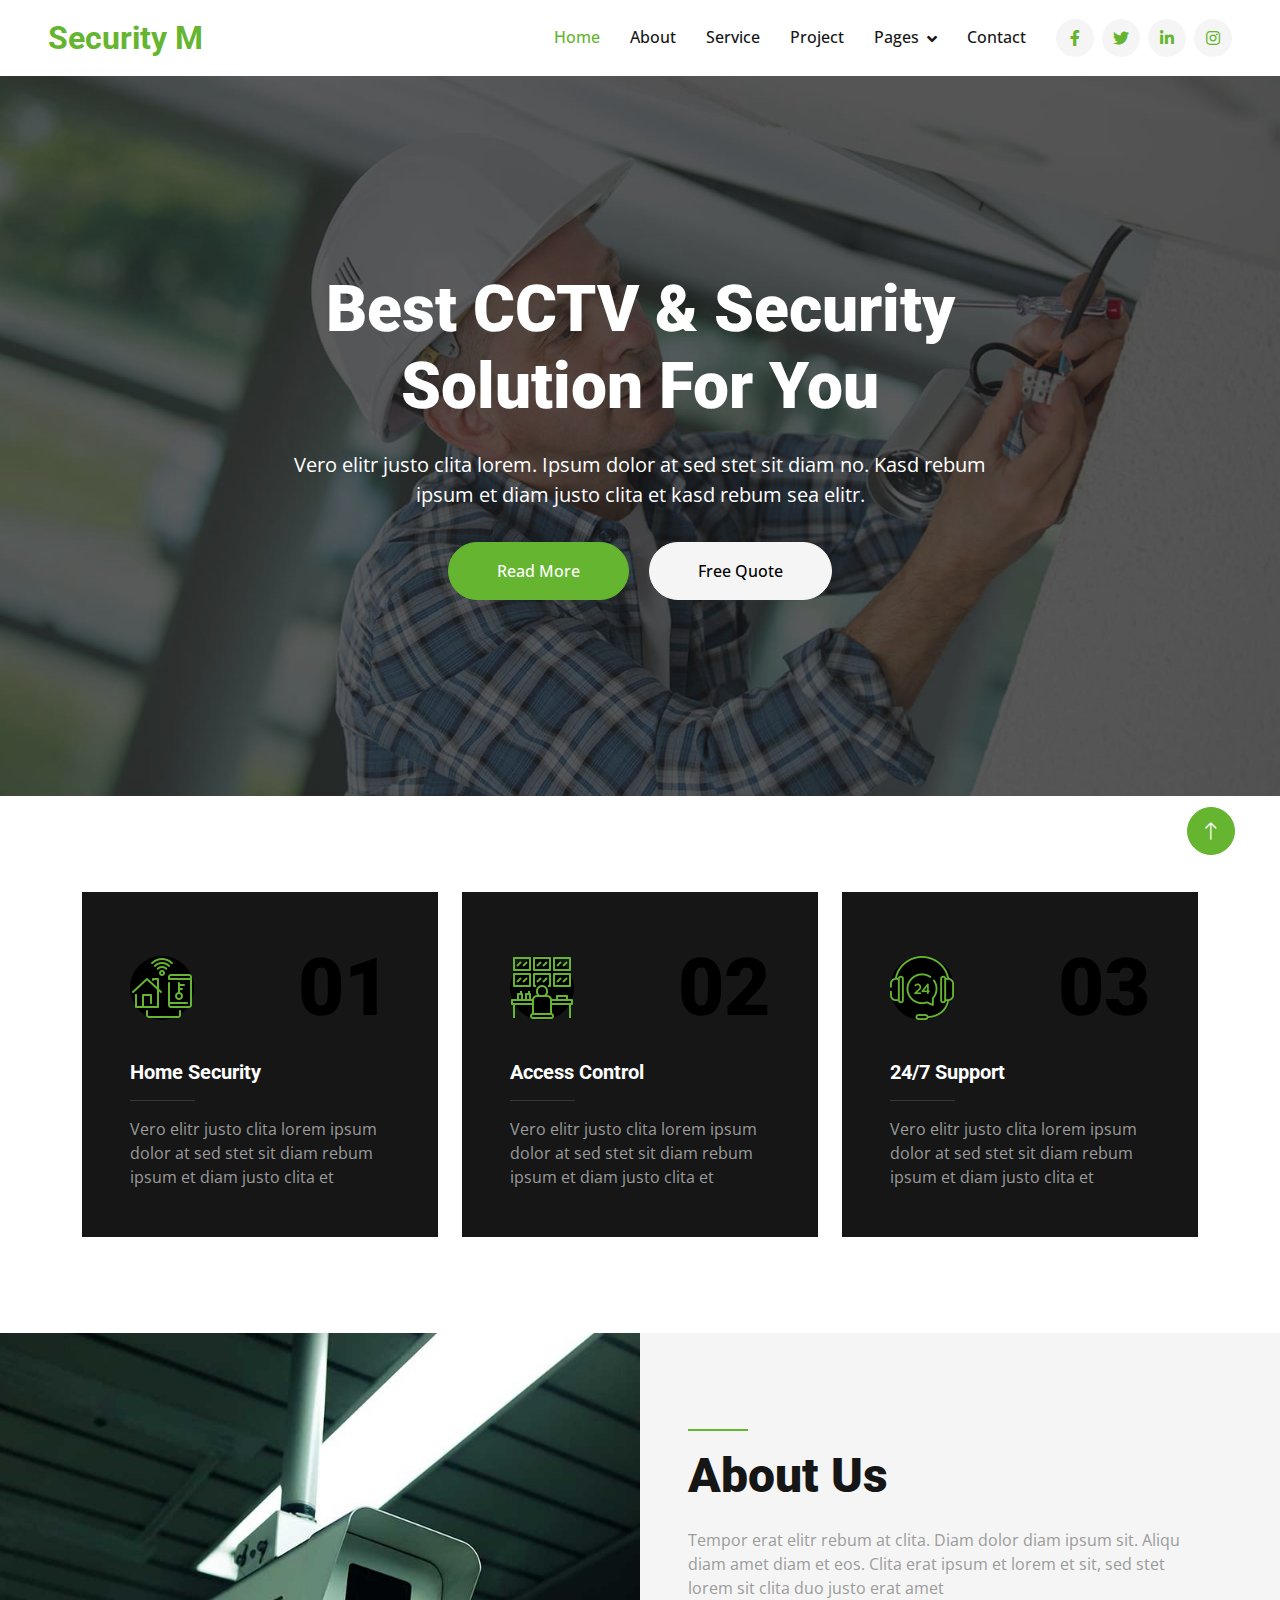
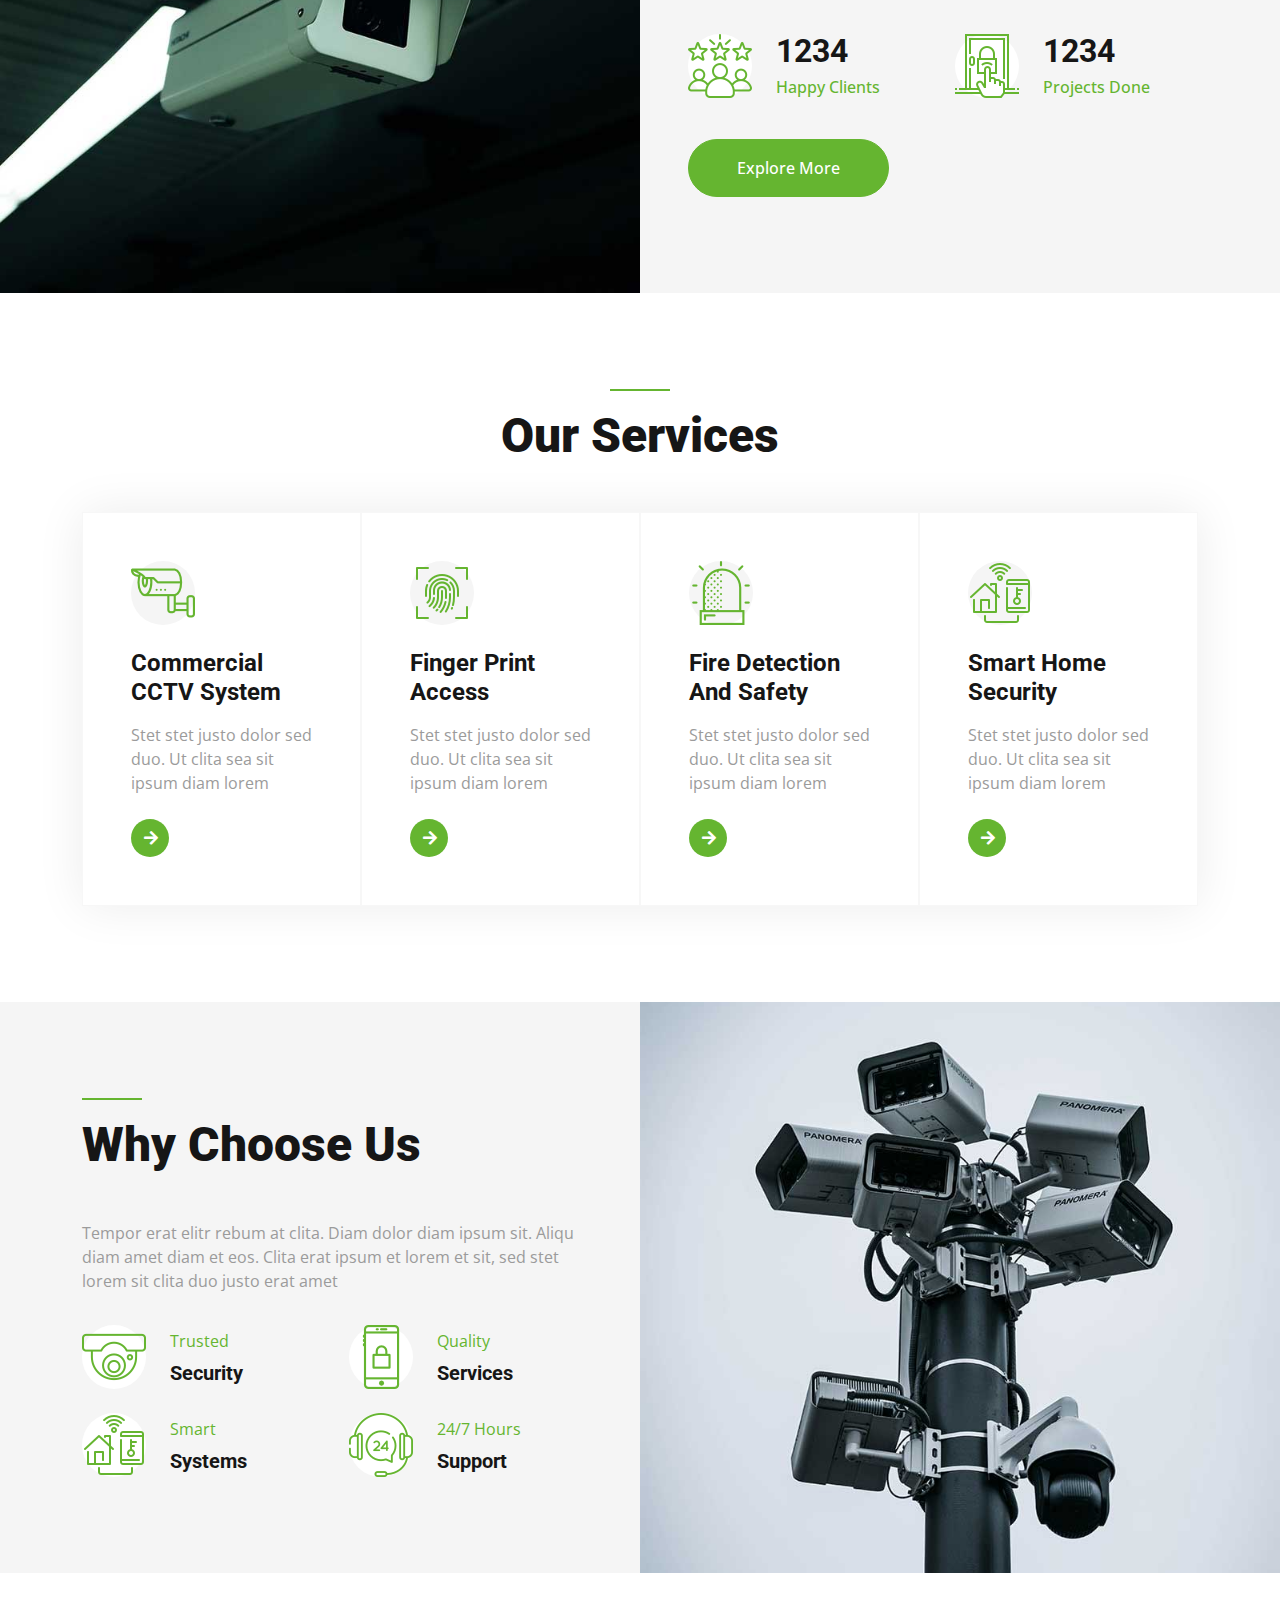
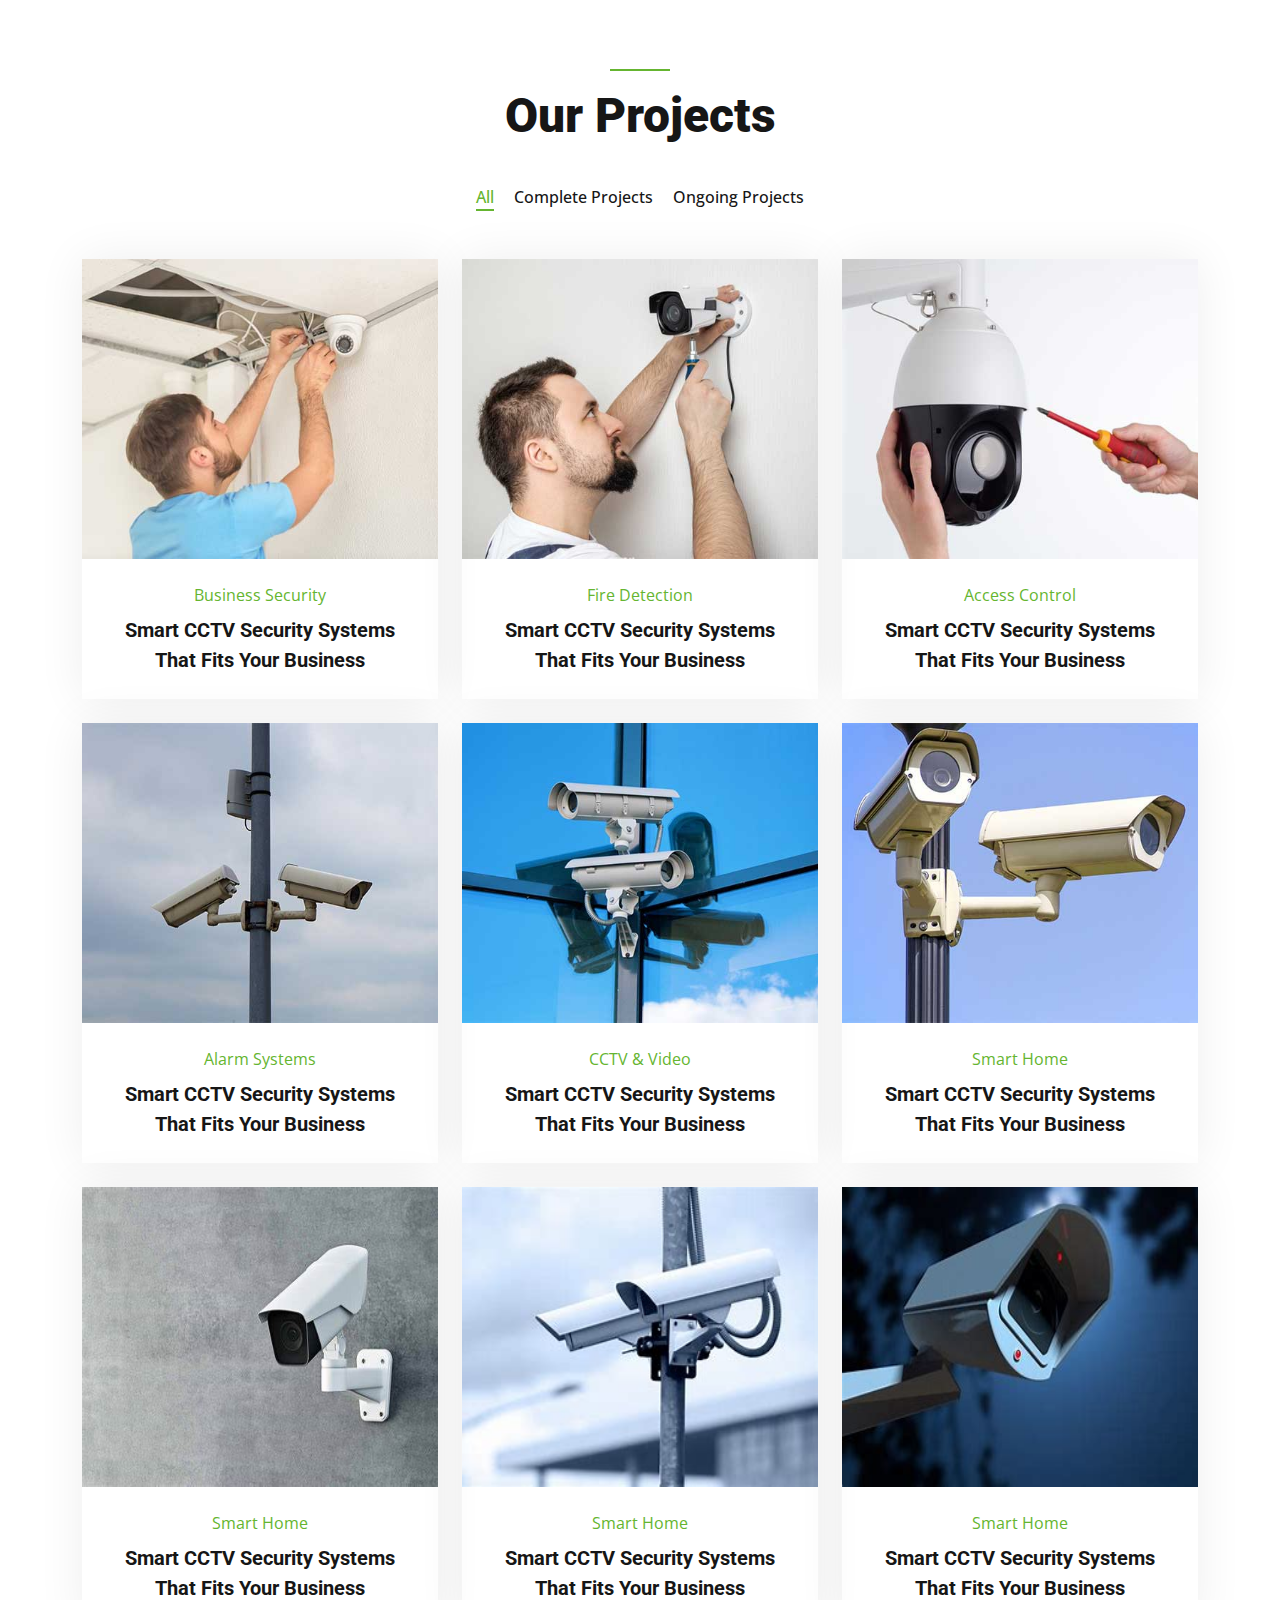
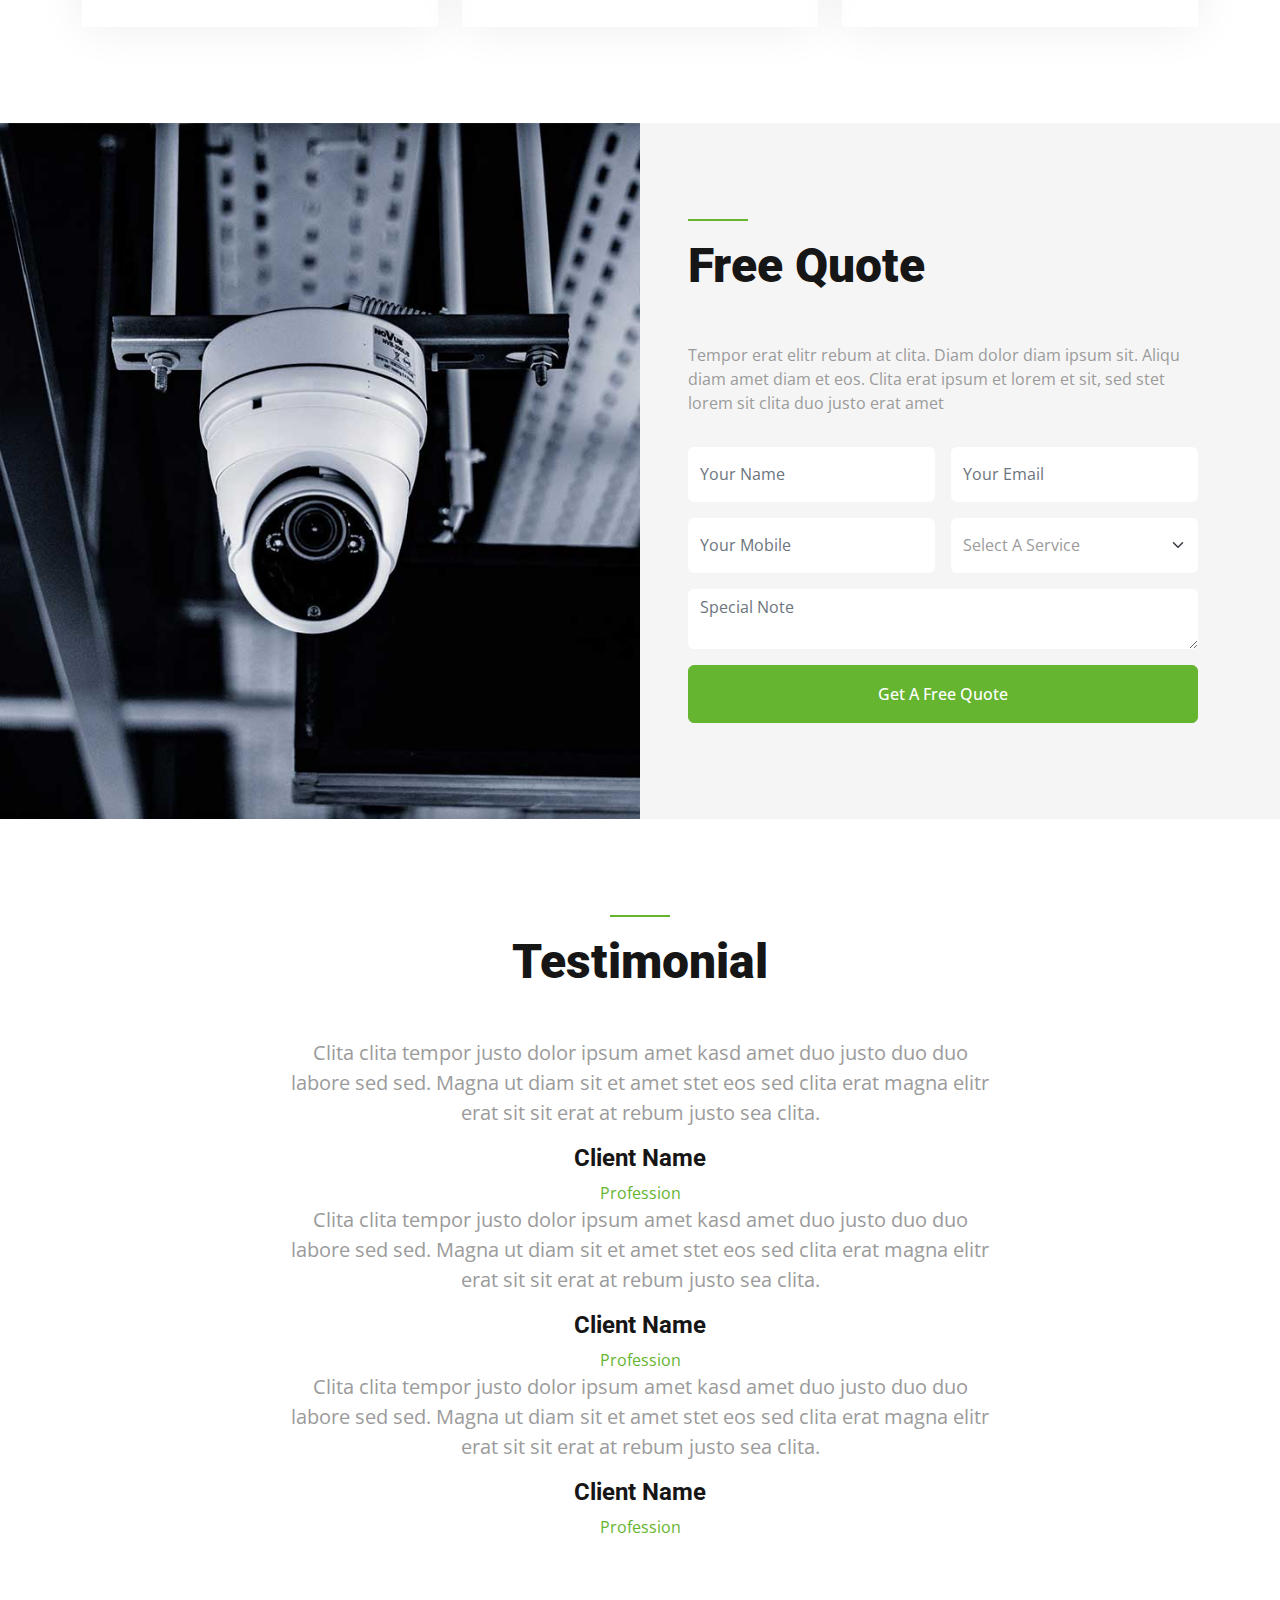
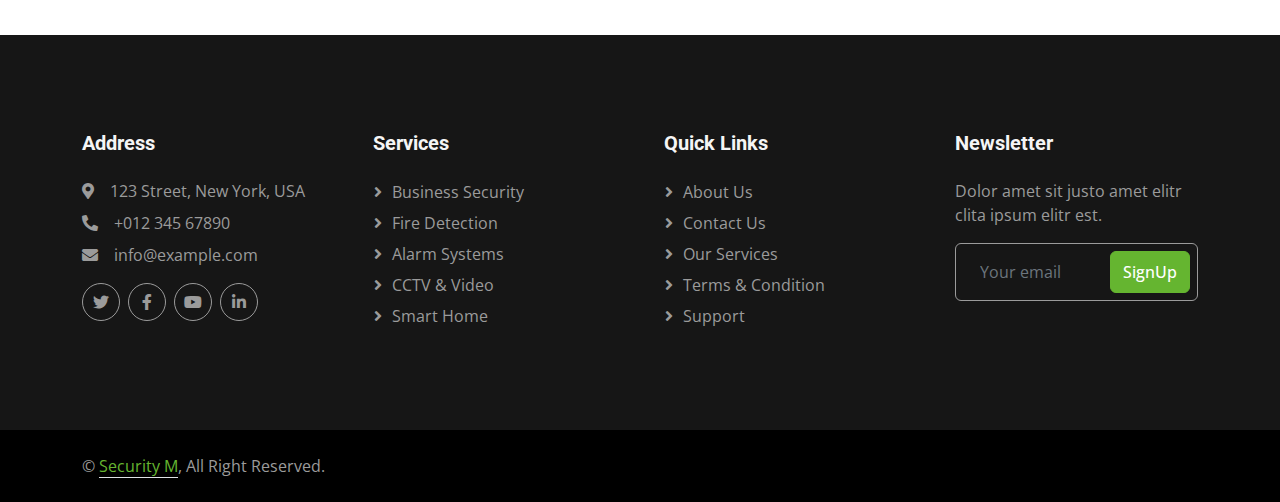
<file: index.html>
<!DOCTYPE html>
<html lang="en">
  <head>
    <meta charset="utf-8" />
    <title>Security</title>
    <meta content="width=device-width, initial-scale=1.0" name="viewport" />
    <meta content="" name="keywords" />
    <meta content="" name="description" />

    <!-- Favicon -->
    <link href="img/favicon.ico" rel="icon" />

    <!-- Google Web Fonts -->
    <link rel="preconnect" href="https://fonts.googleapis.com" />
    <link rel="preconnect" href="https://fonts.gstatic.com" crossorigin />
    <link
      href="https://fonts.googleapis.com/css2?family=Open+Sans:wght@400;500&family=Roboto:wght@500;700;900&display=swap"
      rel="stylesheet"
    />

    <!-- Icon Font Stylesheet -->
    <link
      href="https://cdnjs.cloudflare.com/ajax/libs/font-awesome/5.10.0/css/all.min.css"
      rel="stylesheet"
    />
    <link
      href="https://cdn.jsdelivr.net/npm/bootstrap-icons@1.4.1/font/bootstrap-icons.css"
      rel="stylesheet"
    />
    <!-- Customized Bootstrap Stylesheet -->
    <link href="css/bootstrap.min.css" rel="stylesheet" />

    <!-- Template Stylesheet -->
    <link href="css/style.css" rel="stylesheet" />
  </head>

  <body>
    <!-- Navbar Start -->
    <nav
      class="navbar navbar-expand-lg bg-white navbar-light sticky-top p-0 px-4 px-lg-5"
    >
      <a href="index.html" class="navbar-brand d-flex align-items-center">
        <h2 class="m-0 text-primary">Security M</h2>
      </a>
      <button
        type="button"
        class="navbar-toggler"
        data-bs-toggle="collapse"
        data-bs-target="#navbarCollapse"
      >
        <span class="navbar-toggler-icon"></span>
      </button>
      <div class="collapse navbar-collapse" id="navbarCollapse">
        <div class="navbar-nav ms-auto py-4 py-lg-0">
          <a href="index.html" class="nav-item nav-link active">Home</a>
          <a href="about.html" class="nav-item nav-link">About</a>
          <a href="service.html" class="nav-item nav-link">Service</a>
          <a href="project.html" class="nav-item nav-link">Project</a>
          <div class="nav-item dropdown">
            <a
              href="#"
              class="nav-link dropdown-toggle"
              data-bs-toggle="dropdown"
              >Pages</a
            >
            <div class="dropdown-menu rounded-0 rounded-bottom m-0">
              <a href="feature.html" class="dropdown-item">Feature</a>
              <a href="quote.html" class="dropdown-item">Free Quote</a>
              <a href="team.html" class="dropdown-item">Our Team</a>
              <a href="testimonial.html" class="dropdown-item">Testimonial</a>
              <a href="404.html" class="dropdown-item">404 Page</a>
            </div>
          </div>
          <a href="contact.html" class="nav-item nav-link">Contact</a>
        </div>
        <div class="h-100 d-lg-inline-flex align-items-center d-none">
          <a
            class="btn btn-square rounded-circle bg-light text-primary me-2"
            href=""
            ><i class="fab fa-facebook-f"></i
          ></a>
          <a
            class="btn btn-square rounded-circle bg-light text-primary me-2"
            href=""
            ><i class="fab fa-twitter"></i
          ></a>
          <a
            class="btn btn-square rounded-circle bg-light text-primary me-2"
            href=""
            ><i class="fab fa-linkedin-in"></i
          ></a>
          <a
            class="btn btn-square rounded-circle bg-light text-primary me-0"
            href=""
            ><i class="fab fa-instagram"></i
          ></a>
        </div>
      </div>
    </nav>
    <!-- Navbar End -->

    <!-- Carousel Start -->
    <div class="container-fluid p-0 pb-5">
      <div class="owl-carousel header-carousel position-relative">
        <div class="owl-carousel-item position-relative">
          <img class="img-fluid" src="img/carousel-1.jpg" alt="" />
          <div class="carousel-inner">
            <div class="container">
              <div class="row justify-content-center">
                <div class="col-12 col-lg-8 text-center">
                  <h1 class="display-3 text-white animated slideInDown mb-4">
                    Best CCTV & Security Solution For You
                  </h1>
                  <p class="fs-5 text-white mb-4 pb-2">
                    Vero elitr justo clita lorem. Ipsum dolor at sed stet sit
                    diam no. Kasd rebum ipsum et diam justo clita et kasd rebum
                    sea elitr.
                  </p>
                  <a
                    href=""
                    class="btn btn-primary rounded-pill py-md-3 px-md-5 me-3 animated slideInLeft"
                    >Read More</a
                  >
                  <a
                    href=""
                    class="btn btn-light rounded-pill py-md-3 px-md-5 animated slideInRight"
                    >Free Quote</a
                  >
                </div>
              </div>
            </div>
          </div>
        </div>
      </div>
    </div>
    <!-- Carousel End -->

    <!-- Facts Start -->
    <div class="container-xxl py-5">
      <div class="container">
        <div class="row g-4">
          <div class="col-md-6 col-lg-4 wow fadeIn" data-wow-delay="0.1s">
            <div class="h-100 bg-dark p-4 p-xl-5">
              <div
                class="d-flex align-items-center justify-content-between mb-4"
              >
                <div
                  class="btn-square rounded-circle"
                  style="width: 64px; height: 64px; background: #000000"
                >
                  <img class="img-fluid" src="img/icon/icon-3.png" alt="Icon" />
                </div>
                <h1 class="display-1 mb-0" style="color: #000000">01</h1>
              </div>
              <h5 class="text-white">Home Security</h5>
              <hr class="w-25" />
              <span
                >Vero elitr justo clita lorem ipsum dolor at sed stet sit diam
                rebum ipsum et diam justo clita et</span
              >
            </div>
          </div>
          <div class="col-md-6 col-lg-4 wow fadeIn" data-wow-delay="0.3s">
            <div class="h-100 bg-dark p-4 p-xl-5">
              <div
                class="d-flex align-items-center justify-content-between mb-4"
              >
                <div
                  class="btn-square rounded-circle"
                  style="width: 64px; height: 64px; background: #000000"
                >
                  <img class="img-fluid" src="img/icon/icon-4.png" alt="Icon" />
                </div>
                <h1 class="display-1 mb-0" style="color: #000000">02</h1>
              </div>
              <h5 class="text-white">Access Control</h5>
              <hr class="w-25" />
              <span
                >Vero elitr justo clita lorem ipsum dolor at sed stet sit diam
                rebum ipsum et diam justo clita et</span
              >
            </div>
          </div>
          <div class="col-md-6 col-lg-4 wow fadeIn" data-wow-delay="0.5s">
            <div class="h-100 bg-dark p-4 p-xl-5">
              <div
                class="d-flex align-items-center justify-content-between mb-4"
              >
                <div
                  class="btn-square rounded-circle"
                  style="width: 64px; height: 64px; background: #000000"
                >
                  <img class="img-fluid" src="img/icon/icon-2.png" alt="Icon" />
                </div>
                <h1 class="display-1 mb-0" style="color: #000000">03</h1>
              </div>
              <h5 class="text-white">24/7 Support</h5>
              <hr class="w-25" />
              <span
                >Vero elitr justo clita lorem ipsum dolor at sed stet sit diam
                rebum ipsum et diam justo clita et</span
              >
            </div>
          </div>
        </div>
      </div>
    </div>
    <!-- Facts Start -->

    <!-- About Start -->
    <div class="container-fluid bg-light overflow-hidden my-5 px-lg-0">
      <div class="container about px-lg-0">
        <div class="row g-0 mx-lg-0">
          <div class="col-lg-6 ps-lg-0" style="min-height: 400px">
            <div class="position-relative h-100">
              <img
                class="position-absolute img-fluid w-100 h-100"
                src="img/about.jpg"
                style="object-fit: cover"
                alt=""
              />
            </div>
          </div>
          <div
            class="col-lg-6 about-text py-5 wow fadeIn"
            data-wow-delay="0.5s"
          >
            <div class="p-lg-5 pe-lg-0">
              <div
                class="bg-primary mb-3"
                style="width: 60px; height: 2px"
              ></div>
              <h1 class="display-5 mb-4">About Us</h1>
              <p class="mb-4 pb-2">
                Tempor erat elitr rebum at clita. Diam dolor diam ipsum sit.
                Aliqu diam amet diam et eos. Clita erat ipsum et lorem et sit,
                sed stet lorem sit clita duo justo erat amet
              </p>
              <div class="row g-4 mb-4 pb-3">
                <div class="col-sm-6 wow fadeIn" data-wow-delay="0.1s">
                  <div class="d-flex align-items-center">
                    <div
                      class="btn-square bg-white rounded-circle"
                      style="width: 64px; height: 64px"
                    >
                      <img
                        class="img-fluid"
                        src="img/icon/icon-1.png"
                        alt="Icon"
                      />
                    </div>
                    <div class="ms-4">
                      <h2 class="mb-1" data-toggle="counter-up">1234</h2>
                      <p class="fw-medium text-primary mb-0">Happy Clients</p>
                    </div>
                  </div>
                </div>
                <div class="col-sm-6 wow fadeIn" data-wow-delay="0.3s">
                  <div class="d-flex align-items-center">
                    <div
                      class="btn-square bg-white rounded-circle"
                      style="width: 64px; height: 64px"
                    >
                      <img
                        class="img-fluid"
                        src="img/icon/icon-5.png"
                        alt="Icon"
                      />
                    </div>
                    <div class="ms-4">
                      <h2 class="mb-1" data-toggle="counter-up">1234</h2>
                      <p class="fw-medium text-primary mb-0">Projects Done</p>
                    </div>
                  </div>
                </div>
              </div>
              <a href="" class="btn btn-primary rounded-pill py-3 px-5"
                >Explore More</a
              >
            </div>
          </div>
        </div>
      </div>
    </div>
    <!-- About End -->

    <!-- Service Start -->
    <div class="container-xxl py-5">
      <div class="container">
        <div class="text-center">
          <div
            class="bg-primary mb-3 mx-auto"
            style="width: 60px; height: 2px"
          ></div>
          <h1 class="display-5 mb-5">Our Services</h1>
        </div>
        <div class="row g-0 service-row">
          <div class="col-md-6 col-lg-3 wow fadeIn" data-wow-delay="0.1s">
            <div class="service-item border h-100 p-5">
              <div
                class="btn-square bg-light rounded-circle mb-4"
                style="width: 64px; height: 64px"
              >
                <img class="img-fluid" src="img/icon/icon-6.png" alt="Icon" />
              </div>
              <h4 class="mb-3">Commercial CCTV System</h4>
              <p class="mb-4">
                Stet stet justo dolor sed duo. Ut clita sea sit ipsum diam lorem
              </p>
              <a class="btn" href=""
                ><i class="fa fa-arrow-right text-white me-3"></i>Read More</a
              >
            </div>
          </div>
          <div class="col-md-6 col-lg-3 wow fadeIn" data-wow-delay="0.3s">
            <div class="service-item border h-100 p-5">
              <div
                class="btn-square bg-light rounded-circle mb-4"
                style="width: 64px; height: 64px"
              >
                <img class="img-fluid" src="img/icon/icon-8.png" alt="Icon" />
              </div>
              <h4 class="mb-3">Finger Print Access</h4>
              <p class="mb-4">
                Stet stet justo dolor sed duo. Ut clita sea sit ipsum diam lorem
              </p>
              <a class="btn" href=""
                ><i class="fa fa-arrow-right text-white me-3"></i>Read More</a
              >
            </div>
          </div>
          <div class="col-md-6 col-lg-3 wow fadeIn" data-wow-delay="0.5s">
            <div class="service-item border h-100 p-5">
              <div
                class="btn-square bg-light rounded-circle mb-4"
                style="width: 64px; height: 64px"
              >
                <img class="img-fluid" src="img/icon/icon-9.png" alt="Icon" />
              </div>
              <h4 class="mb-3">Fire Detection And Safety</h4>
              <p class="mb-4">
                Stet stet justo dolor sed duo. Ut clita sea sit ipsum diam lorem
              </p>
              <a class="btn" href=""
                ><i class="fa fa-arrow-right text-white me-3"></i>Read More</a
              >
            </div>
          </div>
          <div class="col-md-6 col-lg-3 wow fadeIn" data-wow-delay="0.7s">
            <div class="service-item border h-100 p-5">
              <div
                class="btn-square bg-light rounded-circle mb-4"
                style="width: 64px; height: 64px"
              >
                <img class="img-fluid" src="img/icon/icon-3.png" alt="Icon" />
              </div>
              <h4 class="mb-3">Smart Home Security</h4>
              <p class="mb-4">
                Stet stet justo dolor sed duo. Ut clita sea sit ipsum diam lorem
              </p>
              <a class="btn" href=""
                ><i class="fa fa-arrow-right text-white me-3"></i>Read More</a
              >
            </div>
          </div>
        </div>
      </div>
    </div>
    <!-- Service End -->

    <!-- Feature Start -->
    <div class="container-fluid bg-light overflow-hidden my-5 px-lg-0">
      <div class="container feature px-lg-0">
        <div class="row g-0 mx-lg-0">
          <div
            class="col-lg-6 feature-text py-5 wow fadeIn"
            data-wow-delay="0.5s"
          >
            <div class="p-lg-5 ps-lg-0">
              <div
                class="bg-primary mb-3"
                style="width: 60px; height: 2px"
              ></div>
              <h1 class="display-5 mb-5">Why Choose Us</h1>
              <p class="mb-4 pb-2">
                Tempor erat elitr rebum at clita. Diam dolor diam ipsum sit.
                Aliqu diam amet diam et eos. Clita erat ipsum et lorem et sit,
                sed stet lorem sit clita duo justo erat amet
              </p>
              <div class="row g-4">
                <div class="col-6">
                  <div class="d-flex align-items-center">
                    <div
                      class="btn-square bg-white rounded-circle"
                      style="width: 64px; height: 64px"
                    >
                      <img
                        class="img-fluid"
                        src="img/icon/icon-7.png"
                        alt="Icon"
                      />
                    </div>
                    <div class="ms-4">
                      <p class="text-primary mb-2">Trusted</p>
                      <h5 class="mb-0">Security</h5>
                    </div>
                  </div>
                </div>
                <div class="col-6">
                  <div class="d-flex align-items-center">
                    <div
                      class="btn-square bg-white rounded-circle"
                      style="width: 64px; height: 64px"
                    >
                      <img
                        class="img-fluid"
                        src="img/icon/icon-10.png"
                        alt="Icon"
                      />
                    </div>
                    <div class="ms-4">
                      <p class="text-primary mb-2">Quality</p>
                      <h5 class="mb-0">Services</h5>
                    </div>
                  </div>
                </div>
                <div class="col-6">
                  <div class="d-flex align-items-center">
                    <div
                      class="btn-square bg-white rounded-circle"
                      style="width: 64px; height: 64px"
                    >
                      <img
                        class="img-fluid"
                        src="img/icon/icon-3.png"
                        alt="Icon"
                      />
                    </div>
                    <div class="ms-4">
                      <p class="text-primary mb-2">Smart</p>
                      <h5 class="mb-0">Systems</h5>
                    </div>
                  </div>
                </div>
                <div class="col-6">
                  <div class="d-flex align-items-center">
                    <div
                      class="btn-square bg-white rounded-circle"
                      style="width: 64px; height: 64px"
                    >
                      <img
                        class="img-fluid"
                        src="img/icon/icon-2.png"
                        alt="Icon"
                      />
                    </div>
                    <div class="ms-4">
                      <p class="text-primary mb-2">24/7 Hours</p>
                      <h5 class="mb-0">Support</h5>
                    </div>
                  </div>
                </div>
              </div>
            </div>
          </div>
          <div class="col-lg-6 pe-lg-0" style="min-height: 400px">
            <div class="position-relative h-100">
              <img
                class="position-absolute img-fluid w-100 h-100"
                src="img/feature.jpg"
                style="object-fit: cover"
                alt=""
              />
            </div>
          </div>
        </div>
      </div>
    </div>
    <!-- Feature End -->

    <!-- Projects Start -->
    <div class="container-xxl py-5">
      <div class="container">
        <div class="text-center wow fadeInUp" data-wow-delay="0.1s">
          <div
            class="bg-primary mb-3 mx-auto"
            style="width: 60px; height: 2px"
          ></div>
          <h1 class="display-5 mb-5">Our Projects</h1>
        </div>
        <div class="row mt-n2 wow fadeInUp" data-wow-delay="0.3s">
          <div class="col-12 text-center">
            <ul class="list-inline mb-5" id="portfolio-flters">
              <li class="mx-2 active" data-filter="*">All</li>
              <li class="mx-2" data-filter=".first">Complete Projects</li>
              <li class="mx-2" data-filter=".second">Ongoing Projects</li>
            </ul>
          </div>
        </div>
        <div class="row g-4 portfolio-container">
          <div
            class="col-lg-4 col-md-6 portfolio-item first wow fadeInUp"
            data-wow-delay="0.1s"
          >
            <div class="portfolio-inner">
              <img class="img-fluid w-100" src="img/portfolio-1.jpg" alt="" />
              <div class="text-center p-4">
                <p class="text-primary mb-2">Business Security</p>
                <h5 class="lh-base mb-0">
                  Smart CCTV Security Systems That Fits Your Business
                </h5>
              </div>
              <div class="portfolio-text text-center bg-white p-4">
                <p class="text-primary mb-2">Business Security</p>
                <h5 class="lh-base mb-3">
                  Smart CCTV Security Systems That Fits Your Business
                </h5>
                <div class="d-flex justify-content-center">
                  <a
                    class="btn btn-square btn-primary rounded-circle mx-1"
                    href="img/portfolio-1.jpg"
                    data-lightbox="portfolio"
                    ><i class="fa fa-eye"></i
                  ></a>
                  <a
                    class="btn btn-square btn-primary rounded-circle mx-1"
                    href=""
                    ><i class="fa fa-link"></i
                  ></a>
                </div>
              </div>
            </div>
          </div>
          <div
            class="col-lg-4 col-md-6 portfolio-item second wow fadeInUp"
            data-wow-delay="0.3s"
          >
            <div class="portfolio-inner">
              <img class="img-fluid w-100" src="img/portfolio-2.jpg" alt="" />
              <div class="text-center p-4">
                <p class="text-primary mb-2">Fire Detection</p>
                <h5 class="lh-base mb-0">
                  Smart CCTV Security Systems That Fits Your Business
                </h5>
              </div>
              <div class="portfolio-text text-center bg-white p-4">
                <p class="text-primary mb-2">Fire Detection</p>
                <h5 class="lh-base mb-3">
                  Smart CCTV Security Systems That Fits Your Business
                </h5>
                <div class="d-flex justify-content-center">
                  <a
                    class="btn btn-square btn-primary rounded-circle mx-1"
                    href="img/portfolio-2.jpg"
                    data-lightbox="portfolio"
                    ><i class="fa fa-eye"></i
                  ></a>
                  <a
                    class="btn btn-square btn-primary rounded-circle mx-1"
                    href=""
                    ><i class="fa fa-link"></i
                  ></a>
                </div>
              </div>
            </div>
          </div>
          <div
            class="col-lg-4 col-md-6 portfolio-item first wow fadeInUp"
            data-wow-delay="0.5s"
          >
            <div class="portfolio-inner">
              <img class="img-fluid w-100" src="img/portfolio-3.jpg" alt="" />
              <div class="text-center p-4">
                <p class="text-primary mb-2">Access Control</p>
                <h5 class="lh-base mb-0">
                  Smart CCTV Security Systems That Fits Your Business
                </h5>
              </div>
              <div class="portfolio-text text-center bg-white p-4">
                <p class="text-primary mb-2">Access Control</p>
                <h5 class="lh-base mb-3">
                  Smart CCTV Security Systems That Fits Your Business
                </h5>
                <div class="d-flex justify-content-center">
                  <a
                    class="btn btn-square btn-primary rounded-circle mx-1"
                    href="img/portfolio-3.jpg"
                    data-lightbox="portfolio"
                    ><i class="fa fa-eye"></i
                  ></a>
                  <a
                    class="btn btn-square btn-primary rounded-circle mx-1"
                    href=""
                    ><i class="fa fa-link"></i
                  ></a>
                </div>
              </div>
            </div>
          </div>
          <div
            class="col-lg-4 col-md-6 portfolio-item second wow fadeInUp"
            data-wow-delay="0.1s"
          >
            <div class="portfolio-inner">
              <img class="img-fluid w-100" src="img/portfolio-4.jpg" alt="" />
              <div class="text-center p-4">
                <p class="text-primary mb-2">Alarm Systems</p>
                <h5 class="lh-base mb-0">
                  Smart CCTV Security Systems That Fits Your Business
                </h5>
              </div>
              <div class="portfolio-text text-center bg-white p-4">
                <p class="text-primary mb-2">Alarm Systems</p>
                <h5 class="lh-base mb-3">
                  Smart CCTV Security Systems That Fits Your Business
                </h5>
                <div class="d-flex justify-content-center">
                  <a
                    class="btn btn-square btn-primary rounded-circle mx-1"
                    href="img/portfolio-4.jpg"
                    data-lightbox="portfolio"
                    ><i class="fa fa-eye"></i
                  ></a>
                  <a
                    class="btn btn-square btn-primary rounded-circle mx-1"
                    href=""
                    ><i class="fa fa-link"></i
                  ></a>
                </div>
              </div>
            </div>
          </div>
          <div
            class="col-lg-4 col-md-6 portfolio-item first wow fadeInUp"
            data-wow-delay="0.3s"
          >
            <div class="portfolio-inner">
              <img class="img-fluid w-100" src="img/portfolio-5.jpg" alt="" />
              <div class="text-center p-4">
                <p class="text-primary mb-2">CCTV & Video</p>
                <h5 class="lh-base mb-0">
                  Smart CCTV Security Systems That Fits Your Business
                </h5>
              </div>
              <div class="portfolio-text text-center bg-white p-4">
                <p class="text-primary mb-2">CCTV & Video</p>
                <h5 class="lh-base mb-3">
                  Smart CCTV Security Systems That Fits Your Business
                </h5>
                <div class="d-flex justify-content-center">
                  <a
                    class="btn btn-square btn-primary rounded-circle mx-1"
                    href="img/portfolio-5.jpg"
                    data-lightbox="portfolio"
                    ><i class="fa fa-eye"></i
                  ></a>
                  <a
                    class="btn btn-square btn-primary rounded-circle mx-1"
                    href=""
                    ><i class="fa fa-link"></i
                  ></a>
                </div>
              </div>
            </div>
          </div>
          <div
            class="col-lg-4 col-md-6 portfolio-item second wow fadeInUp"
            data-wow-delay="0.5s"
          >
            <div class="portfolio-inner">
              <img class="img-fluid w-100" src="img/portfolio-6.jpg" alt="" />
              <div class="text-center p-4">
                <p class="text-primary mb-2">Smart Home</p>
                <h5 class="lh-base mb-0">
                  Smart CCTV Security Systems That Fits Your Business
                </h5>
              </div>
              <div class="portfolio-text text-center bg-white p-4">
                <p class="text-primary mb-2">Smart Home</p>
                <h5 class="lh-base mb-3">
                  Smart CCTV Security Systems That Fits Your Business
                </h5>
                <div class="d-flex justify-content-center">
                  <a
                    class="btn btn-square btn-primary rounded-circle mx-1"
                    href="img/portfolio-6.jpg"
                    data-lightbox="portfolio"
                    ><i class="fa fa-eye"></i
                  ></a>
                  <a
                    class="btn btn-square btn-primary rounded-circle mx-1"
                    href=""
                    ><i class="fa fa-link"></i
                  ></a>
                </div>
              </div>
            </div>
          </div>
          <div
            class="col-lg-4 col-md-6 portfolio-item second wow fadeInUp"
            data-wow-delay="0.5s"
          >
            <div class="portfolio-inner">
              <img class="img-fluid w-100" src="img/portfolio-7.jpg" alt="" />
              <div class="text-center p-4">
                <p class="text-primary mb-2">Smart Home</p>
                <h5 class="lh-base mb-0">
                  Smart CCTV Security Systems That Fits Your Business
                </h5>
              </div>
              <div class="portfolio-text text-center bg-white p-4">
                <p class="text-primary mb-2">Smart Home</p>
                <h5 class="lh-base mb-3">
                  Smart CCTV Security Systems That Fits Your Business
                </h5>
                <div class="d-flex justify-content-center">
                  <a
                    class="btn btn-square btn-primary rounded-circle mx-1"
                    href="img/portfolio-7.jpg"
                    data-lightbox="portfolio"
                    ><i class="fa fa-eye"></i
                  ></a>
                  <a
                    class="btn btn-square btn-primary rounded-circle mx-1"
                    href=""
                    ><i class="fa fa-link"></i
                  ></a>
                </div>
              </div>
            </div>
          </div>
          <div
            class="col-lg-4 col-md-6 portfolio-item second wow fadeInUp"
            data-wow-delay="0.5s"
          >
            <div class="portfolio-inner">
              <img class="img-fluid w-100" src="img/portfolio-8.jpg" alt="" />
              <div class="text-center p-4">
                <p class="text-primary mb-2">Smart Home</p>
                <h5 class="lh-base mb-0">
                  Smart CCTV Security Systems That Fits Your Business
                </h5>
              </div>
              <div class="portfolio-text text-center bg-white p-4">
                <p class="text-primary mb-2">Smart Home</p>
                <h5 class="lh-base mb-3">
                  Smart CCTV Security Systems That Fits Your Business
                </h5>
                <div class="d-flex justify-content-center">
                  <a
                    class="btn btn-square btn-primary rounded-circle mx-1"
                    href="img/portfolio-8.jpg"
                    data-lightbox="portfolio"
                    ><i class="fa fa-eye"></i
                  ></a>
                  <a
                    class="btn btn-square btn-primary rounded-circle mx-1"
                    href=""
                    ><i class="fa fa-link"></i
                  ></a>
                </div>
              </div>
            </div>
          </div>
          <div
            class="col-lg-4 col-md-6 portfolio-item second wow fadeInUp"
            data-wow-delay="0.5s"
          >
            <div class="portfolio-inner">
              <img class="img-fluid w-100" src="img/portfolio-9.jpg" alt="" />
              <div class="text-center p-4">
                <p class="text-primary mb-2">Smart Home</p>
                <h5 class="lh-base mb-0">
                  Smart CCTV Security Systems That Fits Your Business
                </h5>
              </div>
              <div class="portfolio-text text-center bg-white p-4">
                <p class="text-primary mb-2">Smart Home</p>
                <h5 class="lh-base mb-3">
                  Smart CCTV Security Systems That Fits Your Business
                </h5>
                <div class="d-flex justify-content-center">
                  <a
                    class="btn btn-square btn-primary rounded-circle mx-1"
                    href="img/portfolio-6.jpg"
                    data-lightbox="portfolio"
                    ><i class="fa fa-eye"></i
                  ></a>
                  <a
                    class="btn btn-square btn-primary rounded-circle mx-1"
                    href=""
                    ><i class="fa fa-link"></i
                  ></a>
                </div>
              </div>
            </div>
          </div>
        </div>
      </div>
    </div>
    <!-- Projects End -->

    <!-- Quote Start -->
    <div class="container-fluid bg-light overflow-hidden my-5 px-lg-0">
      <div class="container quote px-lg-0">
        <div class="row g-0 mx-lg-0">
          <div class="col-lg-6 ps-lg-0" style="min-height: 400px">
            <div class="position-relative h-100">
              <img
                class="position-absolute img-fluid w-100 h-100"
                src="img/quote.jpg"
                style="object-fit: cover"
                alt=""
              />
            </div>
          </div>
          <div
            class="col-lg-6 quote-text py-5 wow fadeIn"
            data-wow-delay="0.5s"
          >
            <div class="p-lg-5 pe-lg-0">
              <div
                class="bg-primary mb-3"
                style="width: 60px; height: 2px"
              ></div>
              <h1 class="display-5 mb-5">Free Quote</h1>
              <p class="mb-4 pb-2">
                Tempor erat elitr rebum at clita. Diam dolor diam ipsum sit.
                Aliqu diam amet diam et eos. Clita erat ipsum et lorem et sit,
                sed stet lorem sit clita duo justo erat amet
              </p>
              <form>
                <div class="row g-3">
                  <div class="col-12 col-sm-6">
                    <input
                      type="text"
                      class="form-control border-0"
                      placeholder="Your Name"
                      style="height: 55px"
                    />
                  </div>
                  <div class="col-12 col-sm-6">
                    <input
                      type="email"
                      class="form-control border-0"
                      placeholder="Your Email"
                      style="height: 55px"
                    />
                  </div>
                  <div class="col-12 col-sm-6">
                    <input
                      type="text"
                      class="form-control border-0"
                      placeholder="Your Mobile"
                      style="height: 55px"
                    />
                  </div>
                  <div class="col-12 col-sm-6">
                    <select class="form-select border-0" style="height: 55px">
                      <option selected>Select A Service</option>
                      <option value="1">Service 1</option>
                      <option value="2">Service 2</option>
                      <option value="3">Service 3</option>
                    </select>
                  </div>
                  <div class="col-12">
                    <textarea
                      class="form-control border-0"
                      placeholder="Special Note"
                    ></textarea>
                  </div>
                  <div class="col-12">
                    <button class="btn btn-primary w-100 py-3" type="submit">
                      Get A Free Quote
                    </button>
                  </div>
                </div>
              </form>
            </div>
          </div>
        </div>
      </div>
    </div>
    <!-- Quote End -->

    <!-- Testimonial Start -->
    <div class="container-xxl py-5 wow fadeInUp" data-wow-delay="0.1s">
      <div class="container">
        <div class="text-center wow fadeInUp" data-wow-delay="0.1s">
          <div
            class="bg-primary mb-3 mx-auto"
            style="width: 60px; height: 2px"
          ></div>
          <h1 class="display-5 mb-5">Testimonial</h1>
        </div>
        <div
          class="owl-carousel testimonial-carousel wow fadeInUp"
          data-wow-delay="0.1s"
        >
          <div
            class="testimonial-item text-center"
            data-dot="<img class='img-fluid' src='img/testimonial-1.jpg' alt=''>"
          >
            <p class="fs-5">
              Clita clita tempor justo dolor ipsum amet kasd amet duo justo duo
              duo labore sed sed. Magna ut diam sit et amet stet eos sed clita
              erat magna elitr erat sit sit erat at rebum justo sea clita.
            </p>
            <h4>Client Name</h4>
            <span class="text-primary">Profession</span>
          </div>
          <div
            class="testimonial-item text-center"
            data-dot="<img class='img-fluid' src='img/testimonial-2.jpg' alt=''>"
          >
            <p class="fs-5">
              Clita clita tempor justo dolor ipsum amet kasd amet duo justo duo
              duo labore sed sed. Magna ut diam sit et amet stet eos sed clita
              erat magna elitr erat sit sit erat at rebum justo sea clita.
            </p>
            <h4>Client Name</h4>
            <span class="text-primary">Profession</span>
          </div>
          <div
            class="testimonial-item text-center"
            data-dot="<img class='img-fluid' src='img/testimonial-3.jpg' alt=''>"
          >
            <p class="fs-5">
              Clita clita tempor justo dolor ipsum amet kasd amet duo justo duo
              duo labore sed sed. Magna ut diam sit et amet stet eos sed clita
              erat magna elitr erat sit sit erat at rebum justo sea clita.
            </p>
            <h4>Client Name</h4>
            <span class="text-primary">Profession</span>
          </div>
        </div>
      </div>
    </div>
    <!-- Testimonial End -->

    <!-- Footer Start -->
    <div
      class="container-fluid bg-dark text-secondary footer mt-5 py-5 wow fadeIn"
      data-wow-delay="0.1s"
    >
      <div class="container py-5">
        <div class="row g-5">
          <div class="col-lg-3 col-md-6">
            <h5 class="text-light mb-4">Address</h5>
            <p class="mb-2">
              <i class="fa fa-map-marker-alt me-3"></i>123 Street, New York, USA
            </p>
            <p class="mb-2">
              <i class="fa fa-phone-alt me-3"></i>+012 345 67890
            </p>
            <p class="mb-2">
              <i class="fa fa-envelope me-3"></i>info@example.com
            </p>
            <div class="d-flex pt-2">
              <a
                class="btn btn-square btn-outline-secondary rounded-circle me-2"
                href=""
                ><i class="fab fa-twitter"></i
              ></a>
              <a
                class="btn btn-square btn-outline-secondary rounded-circle me-2"
                href=""
                ><i class="fab fa-facebook-f"></i
              ></a>
              <a
                class="btn btn-square btn-outline-secondary rounded-circle me-2"
                href=""
                ><i class="fab fa-youtube"></i
              ></a>
              <a
                class="btn btn-square btn-outline-secondary rounded-circle me-2"
                href=""
                ><i class="fab fa-linkedin-in"></i
              ></a>
            </div>
          </div>
          <div class="col-lg-3 col-md-6">
            <h5 class="text-light mb-4">Services</h5>
            <a class="btn btn-link" href="">Business Security</a>
            <a class="btn btn-link" href="">Fire Detection</a>
            <a class="btn btn-link" href="">Alarm Systems</a>
            <a class="btn btn-link" href="">CCTV & Video</a>
            <a class="btn btn-link" href="">Smart Home</a>
          </div>
          <div class="col-lg-3 col-md-6">
            <h5 class="text-light mb-4">Quick Links</h5>
            <a class="btn btn-link" href="">About Us</a>
            <a class="btn btn-link" href="">Contact Us</a>
            <a class="btn btn-link" href="">Our Services</a>
            <a class="btn btn-link" href="">Terms & Condition</a>
            <a class="btn btn-link" href="">Support</a>
          </div>
          <div class="col-lg-3 col-md-6">
            <h5 class="text-light mb-4">Newsletter</h5>
            <p>Dolor amet sit justo amet elitr clita ipsum elitr est.</p>
            <div class="position-relative w-100">
              <input
                class="form-control bg-transparent border-secondary w-100 py-3 ps-4 pe-5"
                type="text"
                placeholder="Your email"
              />
              <button
                type="button"
                class="btn btn-primary py-2 position-absolute top-0 end-0 mt-2 me-2"
              >
                SignUp
              </button>
            </div>
          </div>
        </div>
      </div>
    </div>
    <!-- Footer End -->

    <!-- Copyright Start -->
    <div class="container-fluid py-4" style="background: #000000">
      <div class="container">
        <div class="row">
          <div class="col-md-6 text-center text-md-start mb-3 mb-md-0">
            &copy; <a class="border-bottom" href="#">Security M</a>, All
            Right Reserved.
          </div>
        </div>
      </div>
    </div>
    <!-- Copyright End -->

    <!-- Back to Top -->
    <a
      href="#"
      class="btn btn-lg btn-primary btn-lg-square rounded-circle back-to-top"
      ><i class="bi bi-arrow-up"></i
    ></a>

  </body>
</html>
</file>
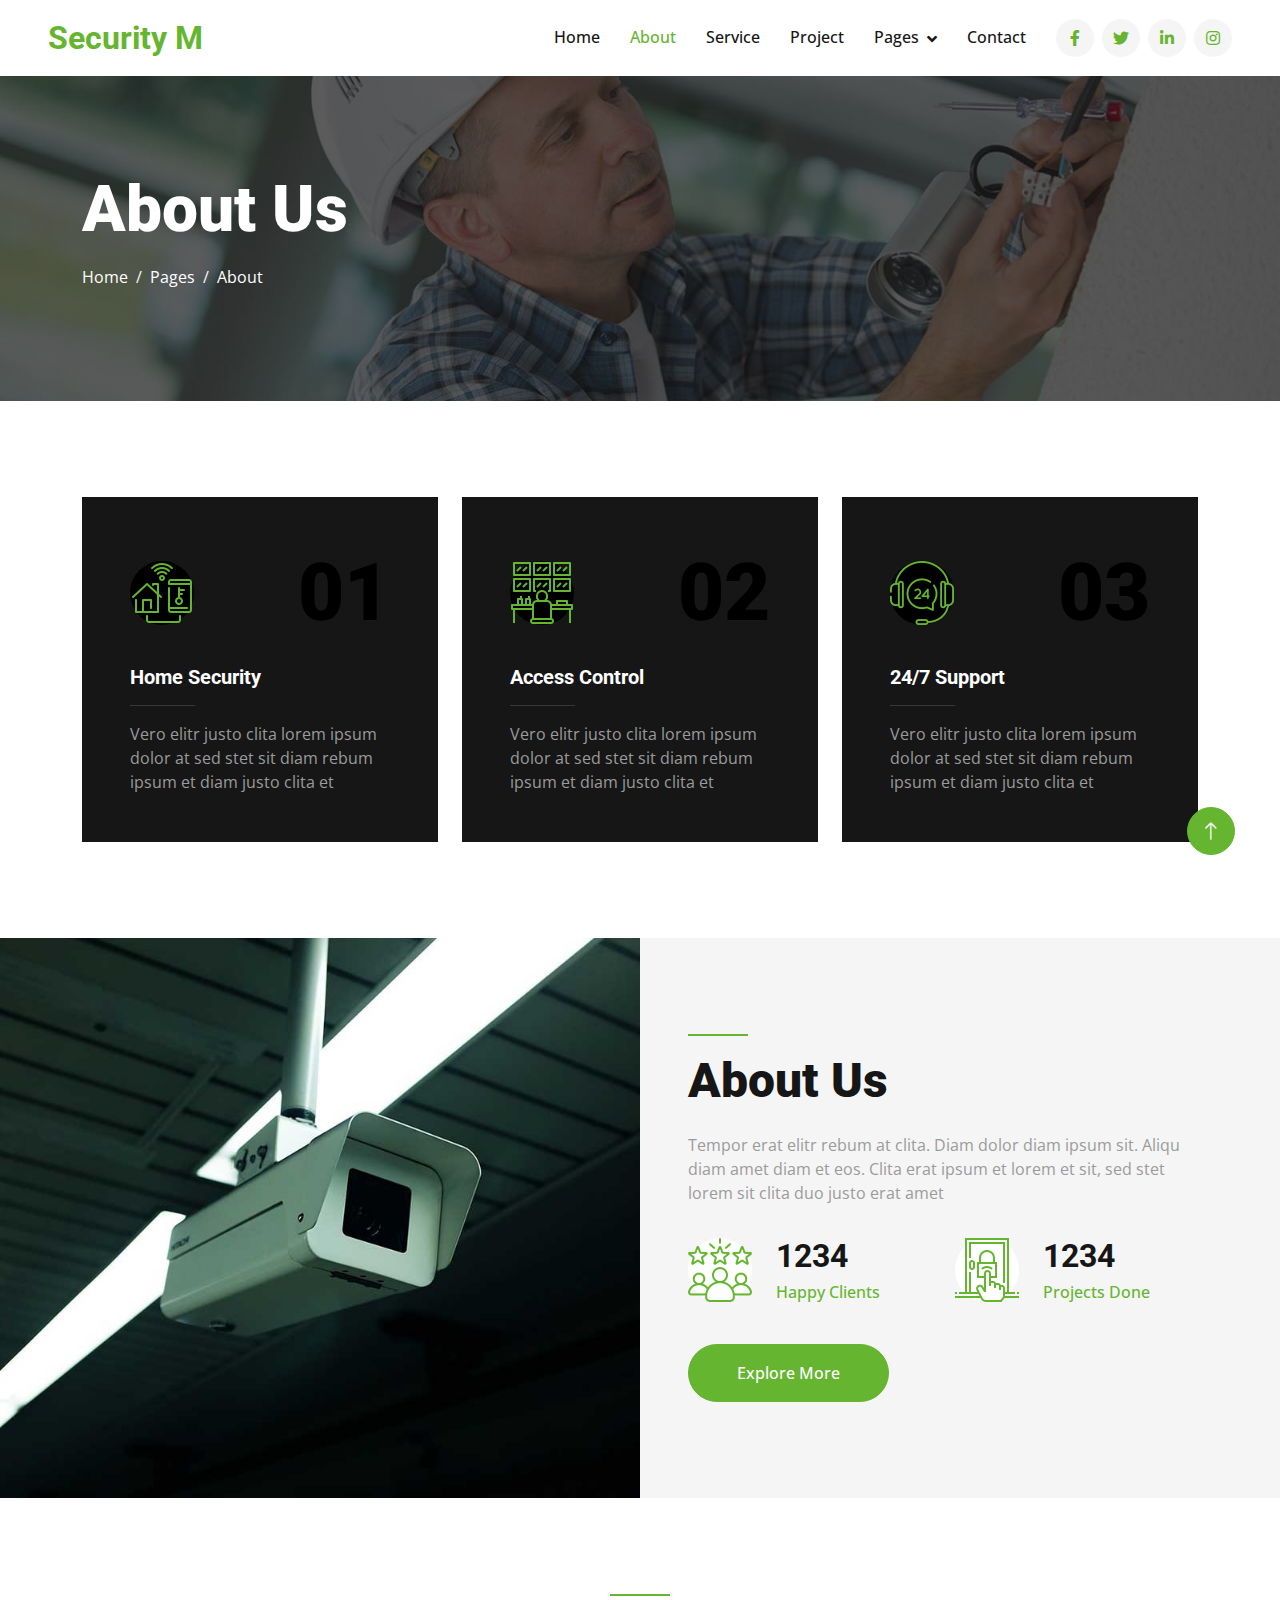
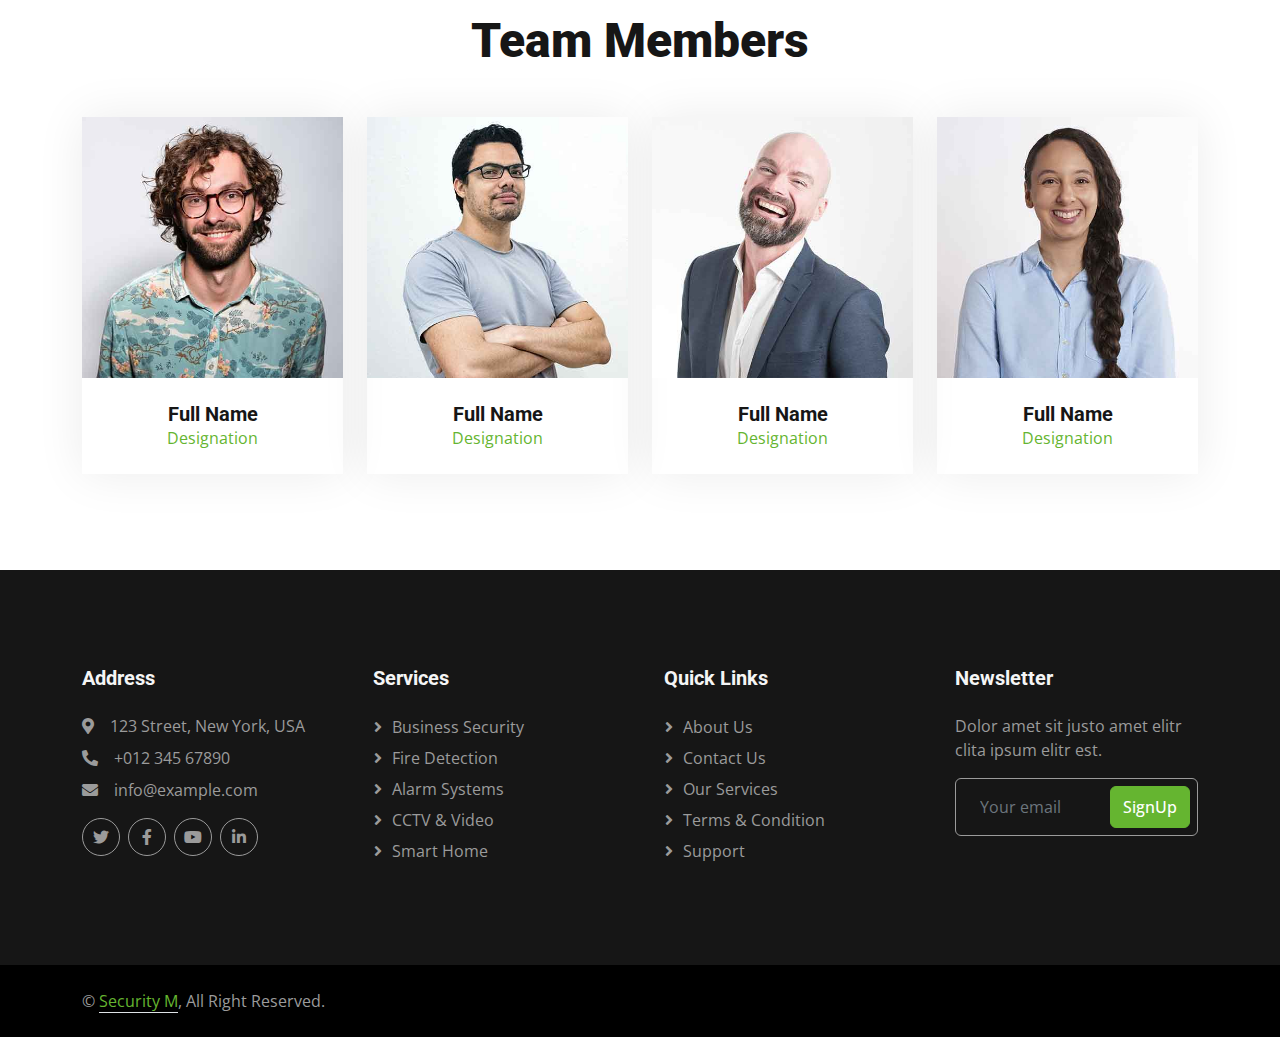
<file: about.html>
<!DOCTYPE html>
<html lang="en">

<head>
    <meta charset="utf-8">
    <title>Security</title>
    <meta content="width=device-width, initial-scale=1.0" name="viewport">
    <meta content="" name="keywords">
    <meta content="" name="description">

    <!-- Favicon -->
    <link href="img/favicon.ico" rel="icon">

    <!-- Google Web Fonts -->
    <link rel="preconnect" href="https://fonts.googleapis.com">
    <link rel="preconnect" href="https://fonts.gstatic.com" crossorigin>
    <link href="https://fonts.googleapis.com/css2?family=Open+Sans:wght@400;500&family=Roboto:wght@500;700;900&display=swap" rel="stylesheet"> 

    <!-- Icon Font Stylesheet -->
    <link href="https://cdnjs.cloudflare.com/ajax/libs/font-awesome/5.10.0/css/all.min.css" rel="stylesheet">
    <link href="https://cdn.jsdelivr.net/npm/bootstrap-icons@1.4.1/font/bootstrap-icons.css" rel="stylesheet">

    <!-- Customized Bootstrap Stylesheet -->
    <link href="css/bootstrap.min.css" rel="stylesheet">

    <!-- Template Stylesheet -->
    <link href="css/style.css" rel="stylesheet">
</head>

<body>



    <!-- Navbar Start -->
    <nav class="navbar navbar-expand-lg bg-white navbar-light sticky-top p-0 px-4 px-lg-5">
        <a href="index.html" class="navbar-brand d-flex align-items-center">
            <h2 class="m-0 text-primary">Security M</h2>
        </a>
        <button type="button" class="navbar-toggler" data-bs-toggle="collapse" data-bs-target="#navbarCollapse">
            <span class="navbar-toggler-icon"></span>
        </button>
        <div class="collapse navbar-collapse" id="navbarCollapse">
            <div class="navbar-nav ms-auto py-4 py-lg-0">
                <a href="index.html" class="nav-item nav-link">Home</a>
                <a href="about.html" class="nav-item nav-link active">About</a>
                <a href="service.html" class="nav-item nav-link">Service</a>
                <a href="project.html" class="nav-item nav-link">Project</a>
                <div class="nav-item dropdown">
                    <a href="#" class="nav-link dropdown-toggle" data-bs-toggle="dropdown">Pages</a>
                    <div class="dropdown-menu rounded-0 rounded-bottom m-0">
                        <a href="feature.html" class="dropdown-item">Feature</a>
                        <a href="quote.html" class="dropdown-item">Free Quote</a>
                        <a href="team.html" class="dropdown-item">Our Team</a>
                        <a href="testimonial.html" class="dropdown-item">Testimonial</a>
                        <a href="404.html" class="dropdown-item">404 Page</a>
                    </div>
                </div>
                <a href="contact.html" class="nav-item nav-link">Contact</a>
            </div>
            <div class="h-100 d-lg-inline-flex align-items-center d-none">
                <a class="btn btn-square rounded-circle bg-light text-primary me-2" href=""><i class="fab fa-facebook-f"></i></a>
                <a class="btn btn-square rounded-circle bg-light text-primary me-2" href=""><i class="fab fa-twitter"></i></a>
                <a class="btn btn-square rounded-circle bg-light text-primary me-2" href=""><i class="fab fa-linkedin-in"></i></a>
                <a class="btn btn-square rounded-circle bg-light text-primary me-0" href=""><i class="fab fa-instagram"></i></a>
            </div>
        </div>
    </nav>
    <!-- Navbar End -->


    <!-- Page Header Start -->
    <div class="container-fluid page-header py-5 mb-5">
        <div class="container py-5">
            <h1 class="display-3 text-white mb-3 animated slideInDown">About Us</h1>
            <nav aria-label="breadcrumb animated slideInDown">
                <ol class="breadcrumb">
                    <li class="breadcrumb-item"><a class="text-white" href="#">Home</a></li>
                    <li class="breadcrumb-item"><a class="text-white" href="#">Pages</a></li>
                    <li class="breadcrumb-item text-white active" aria-current="page">About</li>
                </ol>
            </nav>
        </div>
    </div>
    <!-- Page Header End -->


    <!-- Facts Start -->
    <div class="container-xxl py-5">
        <div class="container">
            <div class="row g-4">
                <div class="col-md-6 col-lg-4 wow fadeIn" data-wow-delay="0.1s">
                    <div class="h-100 bg-dark p-4 p-xl-5">
                        <div class="d-flex align-items-center justify-content-between mb-4">
                            <div class="btn-square rounded-circle" style="width: 64px; height: 64px; background: #000000;">
                                <img class="img-fluid" src="img/icon/icon-3.png" alt="Icon">
                            </div>
                            <h1 class="display-1 mb-0" style="color: #000000;">01</h1>
                        </div>
                        <h5 class="text-white">Home Security</h5>
                        <hr class="w-25">
                        <span>Vero elitr justo clita lorem ipsum dolor at sed stet sit diam rebum ipsum et diam justo clita et</span>
                    </div>
                </div>
                <div class="col-md-6 col-lg-4 wow fadeIn" data-wow-delay="0.3s">
                    <div class="h-100 bg-dark p-4 p-xl-5">
                        <div class="d-flex align-items-center justify-content-between mb-4">
                            <div class="btn-square rounded-circle" style="width: 64px; height: 64px; background: #000000;">
                                <img class="img-fluid" src="img/icon/icon-4.png" alt="Icon">
                            </div>
                            <h1 class="display-1 mb-0" style="color: #000000;">02</h1>
                        </div>
                        <h5 class="text-white">Access Control</h5>
                        <hr class="w-25">
                        <span>Vero elitr justo clita lorem ipsum dolor at sed stet sit diam rebum ipsum et diam justo clita et</span>
                    </div>
                </div>
                <div class="col-md-6 col-lg-4 wow fadeIn" data-wow-delay="0.5s">
                    <div class="h-100 bg-dark p-4 p-xl-5">
                        <div class="d-flex align-items-center justify-content-between mb-4">
                            <div class="btn-square rounded-circle" style="width: 64px; height: 64px; background: #000000;">
                                <img class="img-fluid" src="img/icon/icon-2.png" alt="Icon">
                            </div>
                            <h1 class="display-1 mb-0" style="color: #000000;">03</h1>
                        </div>
                        <h5 class="text-white">24/7 Support</h5>
                        <hr class="w-25">
                        <span>Vero elitr justo clita lorem ipsum dolor at sed stet sit diam rebum ipsum et diam justo clita et</span>
                    </div>
                </div>
            </div>
        </div>
    </div>
    <!-- Facts Start -->


    <!-- About Start -->
    <div class="container-fluid bg-light overflow-hidden my-5 px-lg-0">
        <div class="container about px-lg-0">
            <div class="row g-0 mx-lg-0">
                <div class="col-lg-6 ps-lg-0" style="min-height: 400px;">
                    <div class="position-relative h-100">
                        <img class="position-absolute img-fluid w-100 h-100" src="img/about.jpg" style="object-fit: cover;" alt="">
                    </div>
                </div>
                <div class="col-lg-6 about-text py-5 wow fadeIn" data-wow-delay="0.5s">
                    <div class="p-lg-5 pe-lg-0">
                        <div class="bg-primary mb-3" style="width: 60px; height: 2px;"></div>
                        <h1 class="display-5 mb-4">About Us</h1>
                        <p class="mb-4 pb-2">Tempor erat elitr rebum at clita. Diam dolor diam ipsum sit. Aliqu diam amet diam et eos. Clita erat ipsum et lorem et sit, sed stet lorem sit clita duo justo erat amet</p>
                        <div class="row g-4 mb-4 pb-3">
                            <div class="col-sm-6 wow fadeIn" data-wow-delay="0.1s">
                                <div class="d-flex align-items-center">
                                    <div class="btn-square bg-white rounded-circle" style="width: 64px; height: 64px;">
                                        <img class="img-fluid" src="img/icon/icon-1.png" alt="Icon">
                                    </div>
                                    <div class="ms-4">
                                        <h2 class="mb-1" data-toggle="counter-up">1234</h2>
                                        <p class="fw-medium text-primary mb-0">Happy Clients</p>
                                    </div>
                                </div>
                            </div>
                            <div class="col-sm-6 wow fadeIn" data-wow-delay="0.3s">
                                <div class="d-flex align-items-center">
                                    <div class="btn-square bg-white rounded-circle" style="width: 64px; height: 64px;">
                                        <img class="img-fluid" src="img/icon/icon-5.png" alt="Icon">
                                    </div>
                                    <div class="ms-4">
                                        <h2 class="mb-1" data-toggle="counter-up">1234</h2>
                                        <p class="fw-medium text-primary mb-0">Projects Done</p>
                                    </div>
                                </div>
                            </div>
                        </div>
                        <a href="" class="btn btn-primary rounded-pill py-3 px-5">Explore More</a>
                    </div>
                </div>
            </div>
        </div>
    </div>
    <!-- About End -->


    <!-- Team Start -->
    <div class="container-xxl py-5">
        <div class="container">
            <div class="text-center wow fadeInUp" data-wow-delay="0.1s">
                <div class="bg-primary mb-3 mx-auto" style="width: 60px; height: 2px;"></div>
                <h1 class="display-5 mb-5">Team Members</h1>
            </div>
            <div class="row g-4">
                <div class="col-lg-3 col-md-6 wow fadeInUp" data-wow-delay="0.1s">
                    <div class="team-item">
                        <div class="overflow-hidden position-relative">
                            <img class="img-fluid" src="img/team-1.jpg" alt="">
                            <div class="team-social">
                                <a class="btn btn-square btn-dark rounded-circle m-1" href=""><i class="fab fa-facebook-f"></i></a>
                                <a class="btn btn-square btn-dark rounded-circle m-1" href=""><i class="fab fa-twitter"></i></a>
                                <a class="btn btn-square btn-dark rounded-circle m-1" href=""><i class="fab fa-instagram"></i></a>
                            </div>
                        </div>
                        <div class="text-center p-4">
                            <h5 class="mb-0">Full Name</h5>
                            <span class="text-primary">Designation</span>
                        </div>
                    </div>
                </div>
                <div class="col-lg-3 col-md-6 wow fadeInUp" data-wow-delay="0.3s">
                    <div class="team-item">
                        <div class="overflow-hidden position-relative">
                            <img class="img-fluid" src="img/team-2.jpg" alt="">
                            <div class="team-social">
                                <a class="btn btn-square btn-dark rounded-circle m-1" href=""><i class="fab fa-facebook-f"></i></a>
                                <a class="btn btn-square btn-dark rounded-circle m-1" href=""><i class="fab fa-twitter"></i></a>
                                <a class="btn btn-square btn-dark rounded-circle m-1" href=""><i class="fab fa-instagram"></i></a>
                            </div>
                        </div>
                        <div class="text-center p-4">
                            <h5 class="mb-0">Full Name</h5>
                            <span class="text-primary">Designation</span>
                        </div>
                    </div>
                </div>
                <div class="col-lg-3 col-md-6 wow fadeInUp" data-wow-delay="0.5s">
                    <div class="team-item">
                        <div class="overflow-hidden position-relative">
                            <img class="img-fluid" src="img/team-3.jpg" alt="">
                            <div class="team-social">
                                <a class="btn btn-square btn-dark rounded-circle m-1" href=""><i class="fab fa-facebook-f"></i></a>
                                <a class="btn btn-square btn-dark rounded-circle m-1" href=""><i class="fab fa-twitter"></i></a>
                                <a class="btn btn-square btn-dark rounded-circle m-1" href=""><i class="fab fa-instagram"></i></a>
                            </div>
                        </div>
                        <div class="text-center p-4">
                            <h5 class="mb-0">Full Name</h5>
                            <span class="text-primary">Designation</span>
                        </div>
                    </div>
                </div>
                <div class="col-lg-3 col-md-6 wow fadeInUp" data-wow-delay="0.7s">
                    <div class="team-item">
                        <div class="overflow-hidden position-relative">
                            <img class="img-fluid" src="img/team-4.jpg" alt="">
                            <div class="team-social">
                                <a class="btn btn-square btn-dark rounded-circle m-1" href=""><i class="fab fa-facebook-f"></i></a>
                                <a class="btn btn-square btn-dark rounded-circle m-1" href=""><i class="fab fa-twitter"></i></a>
                                <a class="btn btn-square btn-dark rounded-circle m-1" href=""><i class="fab fa-instagram"></i></a>
                            </div>
                        </div>
                        <div class="text-center p-4">
                            <h5 class="mb-0">Full Name</h5>
                            <span class="text-primary">Designation</span>
                        </div>
                    </div>
                </div>
            </div>
        </div>
    </div>
    <!-- Team End -->
        

    <!-- Footer Start -->
    <div class="container-fluid bg-dark text-secondary footer mt-5 py-5 wow fadeIn" data-wow-delay="0.1s">
        <div class="container py-5">
            <div class="row g-5">
                <div class="col-lg-3 col-md-6">
                    <h5 class="text-light mb-4">Address</h5>
                    <p class="mb-2"><i class="fa fa-map-marker-alt me-3"></i>123 Street, New York, USA</p>
                    <p class="mb-2"><i class="fa fa-phone-alt me-3"></i>+012 345 67890</p>
                    <p class="mb-2"><i class="fa fa-envelope me-3"></i>info@example.com</p>
                    <div class="d-flex pt-2">
                        <a class="btn btn-square btn-outline-secondary rounded-circle me-2" href=""><i class="fab fa-twitter"></i></a>
                        <a class="btn btn-square btn-outline-secondary rounded-circle me-2" href=""><i class="fab fa-facebook-f"></i></a>
                        <a class="btn btn-square btn-outline-secondary rounded-circle me-2" href=""><i class="fab fa-youtube"></i></a>
                        <a class="btn btn-square btn-outline-secondary rounded-circle me-2" href=""><i class="fab fa-linkedin-in"></i></a>
                    </div>
                </div>
                <div class="col-lg-3 col-md-6">
                    <h5 class="text-light mb-4">Services</h5>
                    <a class="btn btn-link" href="">Business Security</a>
                    <a class="btn btn-link" href="">Fire Detection</a>
                    <a class="btn btn-link" href="">Alarm Systems</a>
                    <a class="btn btn-link" href="">CCTV & Video</a>
                    <a class="btn btn-link" href="">Smart Home</a>
                </div>
                <div class="col-lg-3 col-md-6">
                    <h5 class="text-light mb-4">Quick Links</h5>
                    <a class="btn btn-link" href="">About Us</a>
                    <a class="btn btn-link" href="">Contact Us</a>
                    <a class="btn btn-link" href="">Our Services</a>
                    <a class="btn btn-link" href="">Terms & Condition</a>
                    <a class="btn btn-link" href="">Support</a>
                </div>
                <div class="col-lg-3 col-md-6">
                    <h5 class="text-light mb-4">Newsletter</h5>
                    <p>Dolor amet sit justo amet elitr clita ipsum elitr est.</p>
                    <div class="position-relative w-100">
                        <input class="form-control bg-transparent border-secondary w-100 py-3 ps-4 pe-5" type="text" placeholder="Your email">
                        <button type="button" class="btn btn-primary py-2 position-absolute top-0 end-0 mt-2 me-2">SignUp</button>
                    </div>
                </div>
            </div>
        </div>
    </div>
    <!-- Footer End -->


    <!-- Copyright Start -->
    <div class="container-fluid py-4" style="background: #000000;">
        <div class="container">
            <div class="row">
                <div class="col-md-6 text-center text-md-start mb-3 mb-md-0">
                    &copy; <a class="border-bottom" href="#">Security M</a>, All Right Reserved.
                </div>
            </div>
        </div>
    </div>
    <!-- Copyright End -->


    <!-- Back to Top -->
    <a href="#" class="btn btn-lg btn-primary btn-lg-square rounded-circle back-to-top"><i class="bi bi-arrow-up"></i></a>

</body>

</html>
</file>
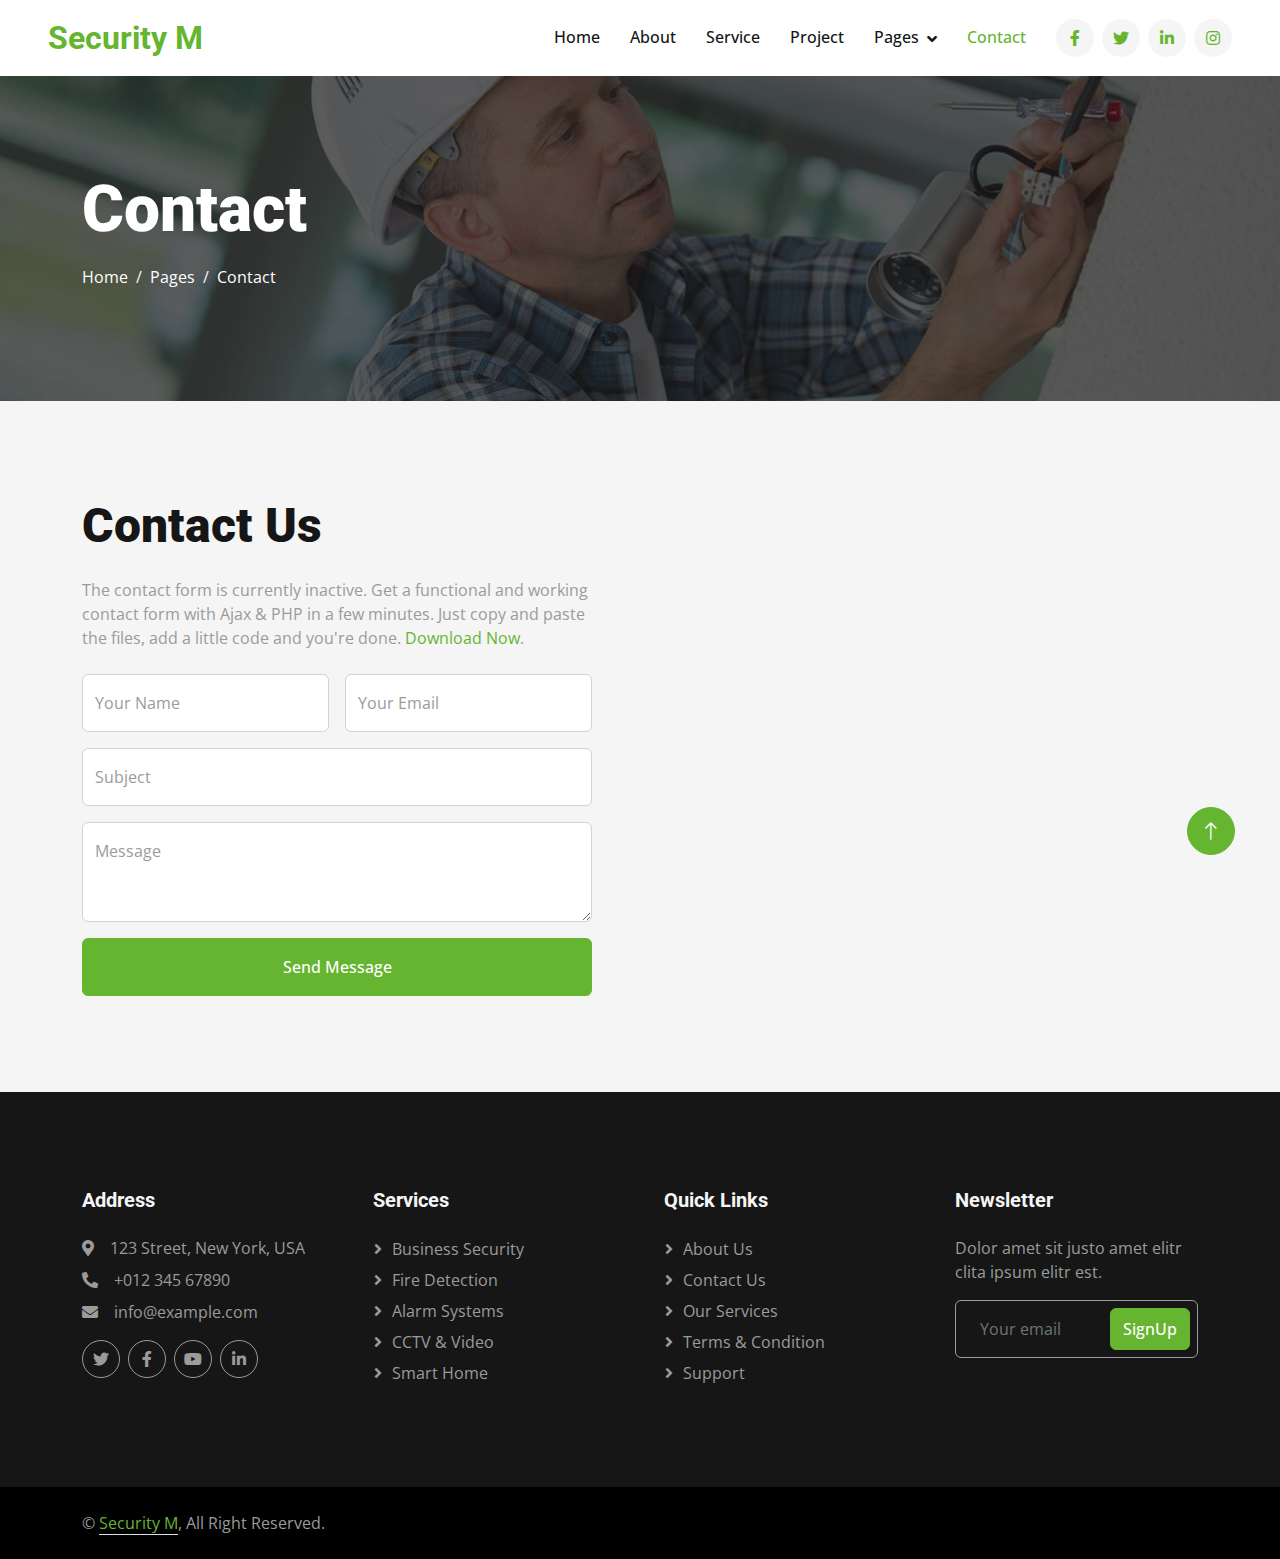
<file: contact.html>
<!DOCTYPE html>
<html lang="en">

<head>
    <meta charset="utf-8">
    <title>Security</title>
    <meta content="width=device-width, initial-scale=1.0" name="viewport">
    <meta content="" name="keywords">
    <meta content="" name="description">

    <!-- Favicon -->
    <link href="img/favicon.ico" rel="icon">

    <!-- Google Web Fonts -->
    <link rel="preconnect" href="https://fonts.googleapis.com">
    <link rel="preconnect" href="https://fonts.gstatic.com" crossorigin>
    <link href="https://fonts.googleapis.com/css2?family=Open+Sans:wght@400;500&family=Roboto:wght@500;700;900&display=swap" rel="stylesheet"> 

    <!-- Icon Font Stylesheet -->
    <link href="https://cdnjs.cloudflare.com/ajax/libs/font-awesome/5.10.0/css/all.min.css" rel="stylesheet">
    <link href="https://cdn.jsdelivr.net/npm/bootstrap-icons@1.4.1/font/bootstrap-icons.css" rel="stylesheet">

    <!-- Customized Bootstrap Stylesheet -->
    <link href="css/bootstrap.min.css" rel="stylesheet">

    <!-- Template Stylesheet -->
    <link href="css/style.css" rel="stylesheet">
</head>

<body>



    <!-- Navbar Start -->
    <nav class="navbar navbar-expand-lg bg-white navbar-light sticky-top p-0 px-4 px-lg-5">
        <a href="index.html" class="navbar-brand d-flex align-items-center">
            <h2 class="m-0 text-primary">Security M</h2>
        </a>
        <button type="button" class="navbar-toggler" data-bs-toggle="collapse" data-bs-target="#navbarCollapse">
            <span class="navbar-toggler-icon"></span>
        </button>
        <div class="collapse navbar-collapse" id="navbarCollapse">
            <div class="navbar-nav ms-auto py-4 py-lg-0">
                <a href="index.html" class="nav-item nav-link">Home</a>
                <a href="about.html" class="nav-item nav-link">About</a>
                <a href="service.html" class="nav-item nav-link">Service</a>
                <a href="project.html" class="nav-item nav-link">Project</a>
                <div class="nav-item dropdown">
                    <a href="#" class="nav-link dropdown-toggle" data-bs-toggle="dropdown">Pages</a>
                    <div class="dropdown-menu rounded-0 rounded-bottom m-0">
                        <a href="feature.html" class="dropdown-item">Feature</a>
                        <a href="quote.html" class="dropdown-item">Free Quote</a>
                        <a href="team.html" class="dropdown-item">Our Team</a>
                        <a href="testimonial.html" class="dropdown-item">Testimonial</a>
                        <a href="404.html" class="dropdown-item">404 Page</a>
                    </div>
                </div>
                <a href="contact.html" class="nav-item nav-link active">Contact</a>
            </div>
            <div class="h-100 d-lg-inline-flex align-items-center d-none">
                <a class="btn btn-square rounded-circle bg-light text-primary me-2" href=""><i class="fab fa-facebook-f"></i></a>
                <a class="btn btn-square rounded-circle bg-light text-primary me-2" href=""><i class="fab fa-twitter"></i></a>
                <a class="btn btn-square rounded-circle bg-light text-primary me-2" href=""><i class="fab fa-linkedin-in"></i></a>
                <a class="btn btn-square rounded-circle bg-light text-primary me-0" href=""><i class="fab fa-instagram"></i></a>
            </div>
        </div>
    </nav>
    <!-- Navbar End -->


    <!-- Page Header Start -->
    <div class="container-fluid page-header py-5">
        <div class="container py-5">
            <h1 class="display-3 text-white mb-3 animated slideInDown">Contact</h1>
            <nav aria-label="breadcrumb animated slideInDown">
                <ol class="breadcrumb">
                    <li class="breadcrumb-item"><a class="text-white" href="#">Home</a></li>
                    <li class="breadcrumb-item"><a class="text-white" href="#">Pages</a></li>
                    <li class="breadcrumb-item text-white active" aria-current="page">Contact</li>
                </ol>
            </nav>
        </div>
    </div>
    <!-- Page Header End -->


    <!-- Contact Start -->
    <div class="container-fluid bg-light overflow-hidden px-lg-0">
        <div class="container contact px-lg-0">
            <div class="row g-0 mx-lg-0">
                <div class="col-lg-6 contact-text py-5 wow fadeIn" data-wow-delay="0.5s">
                    <div class="p-lg-5 ps-lg-0">
                        <div class="section-title text-start">
                            <h1 class="display-5 mb-4">Contact Us</h1>
                        </div>
                        <p class="mb-4">The contact form is currently inactive. Get a functional and working contact form with Ajax & PHP in a few minutes. Just copy and paste the files, add a little code and you're done. <a href="https://htmlcodex.com/contact-form">Download Now</a>.</p>
                        <form>
                            <div class="row g-3">
                                <div class="col-md-6">
                                    <div class="form-floating">
                                        <input type="text" class="form-control" id="name" placeholder="Your Name">
                                        <label for="name">Your Name</label>
                                    </div>
                                </div>
                                <div class="col-md-6">
                                    <div class="form-floating">
                                        <input type="email" class="form-control" id="email" placeholder="Your Email">
                                        <label for="email">Your Email</label>
                                    </div>
                                </div>
                                <div class="col-12">
                                    <div class="form-floating">
                                        <input type="text" class="form-control" id="subject" placeholder="Subject">
                                        <label for="subject">Subject</label>
                                    </div>
                                </div>
                                <div class="col-12">
                                    <div class="form-floating">
                                        <textarea class="form-control" placeholder="Leave a message here" id="message" style="height: 100px"></textarea>
                                        <label for="message">Message</label>
                                    </div>
                                </div>
                                <div class="col-12">
                                    <button class="btn btn-primary w-100 py-3" type="submit">Send Message</button>
                                </div>
                            </div>
                        </form>
                    </div>
                </div>
                <div class="col-lg-6 pe-lg-0" style="min-height: 400px;">
                    <div class="position-relative h-100">
                        <iframe class="position-absolute w-100 h-100" style="object-fit: cover;"
                        src="https://www.google.com/maps/embed?pb=!1m18!1m12!1m3!1d3001156.4288297426!2d-78.01371936852176!3d42.72876761954724!2m3!1f0!2f0!3f0!3m2!1i1024!2i768!4f13.1!3m3!1m2!1s0x4ccc4bf0f123a5a9%3A0xddcfc6c1de189567!2sNew%20York%2C%20USA!5e0!3m2!1sen!2sbd!4v1603794290143!5m2!1sen!2sbd"
                        frameborder="0" allowfullscreen="" aria-hidden="false"
                        tabindex="0"></iframe>
                    </div>
                </div>
            </div>
        </div>
    </div>
    <!-- Contact End -->


    <!-- Footer Start -->
    <div class="container-fluid bg-dark text-secondary footer py-5 wow fadeIn" data-wow-delay="0.1s">
        <div class="container py-5">
            <div class="row g-5">
                <div class="col-lg-3 col-md-6">
                    <h5 class="text-light mb-4">Address</h5>
                    <p class="mb-2"><i class="fa fa-map-marker-alt me-3"></i>123 Street, New York, USA</p>
                    <p class="mb-2"><i class="fa fa-phone-alt me-3"></i>+012 345 67890</p>
                    <p class="mb-2"><i class="fa fa-envelope me-3"></i>info@example.com</p>
                    <div class="d-flex pt-2">
                        <a class="btn btn-square btn-outline-secondary rounded-circle me-2" href=""><i class="fab fa-twitter"></i></a>
                        <a class="btn btn-square btn-outline-secondary rounded-circle me-2" href=""><i class="fab fa-facebook-f"></i></a>
                        <a class="btn btn-square btn-outline-secondary rounded-circle me-2" href=""><i class="fab fa-youtube"></i></a>
                        <a class="btn btn-square btn-outline-secondary rounded-circle me-2" href=""><i class="fab fa-linkedin-in"></i></a>
                    </div>
                </div>
                <div class="col-lg-3 col-md-6">
                    <h5 class="text-light mb-4">Services</h5>
                    <a class="btn btn-link" href="">Business Security</a>
                    <a class="btn btn-link" href="">Fire Detection</a>
                    <a class="btn btn-link" href="">Alarm Systems</a>
                    <a class="btn btn-link" href="">CCTV & Video</a>
                    <a class="btn btn-link" href="">Smart Home</a>
                </div>
                <div class="col-lg-3 col-md-6">
                    <h5 class="text-light mb-4">Quick Links</h5>
                    <a class="btn btn-link" href="">About Us</a>
                    <a class="btn btn-link" href="">Contact Us</a>
                    <a class="btn btn-link" href="">Our Services</a>
                    <a class="btn btn-link" href="">Terms & Condition</a>
                    <a class="btn btn-link" href="">Support</a>
                </div>
                <div class="col-lg-3 col-md-6">
                    <h5 class="text-light mb-4">Newsletter</h5>
                    <p>Dolor amet sit justo amet elitr clita ipsum elitr est.</p>
                    <div class="position-relative w-100">
                        <input class="form-control bg-transparent border-secondary w-100 py-3 ps-4 pe-5" type="text" placeholder="Your email">
                        <button type="button" class="btn btn-primary py-2 position-absolute top-0 end-0 mt-2 me-2">SignUp</button>
                    </div>
                </div>
            </div>
        </div>
    </div>
    <!-- Footer End -->


    <!-- Copyright Start -->
    <div class="container-fluid py-4" style="background: #000000;">
        <div class="container">
            <div class="row">
                <div class="col-md-6 text-center text-md-start mb-3 mb-md-0">
                    &copy; <a class="border-bottom" href="#">Security M</a>, All Right Reserved.
                </div>
            </div>
        </div>
    </div>
    <!-- Copyright End -->


    <!-- Back to Top -->
    <a href="#" class="btn btn-lg btn-primary btn-lg-square rounded-circle back-to-top"><i class="bi bi-arrow-up"></i></a>


</body>

</html>
</file>
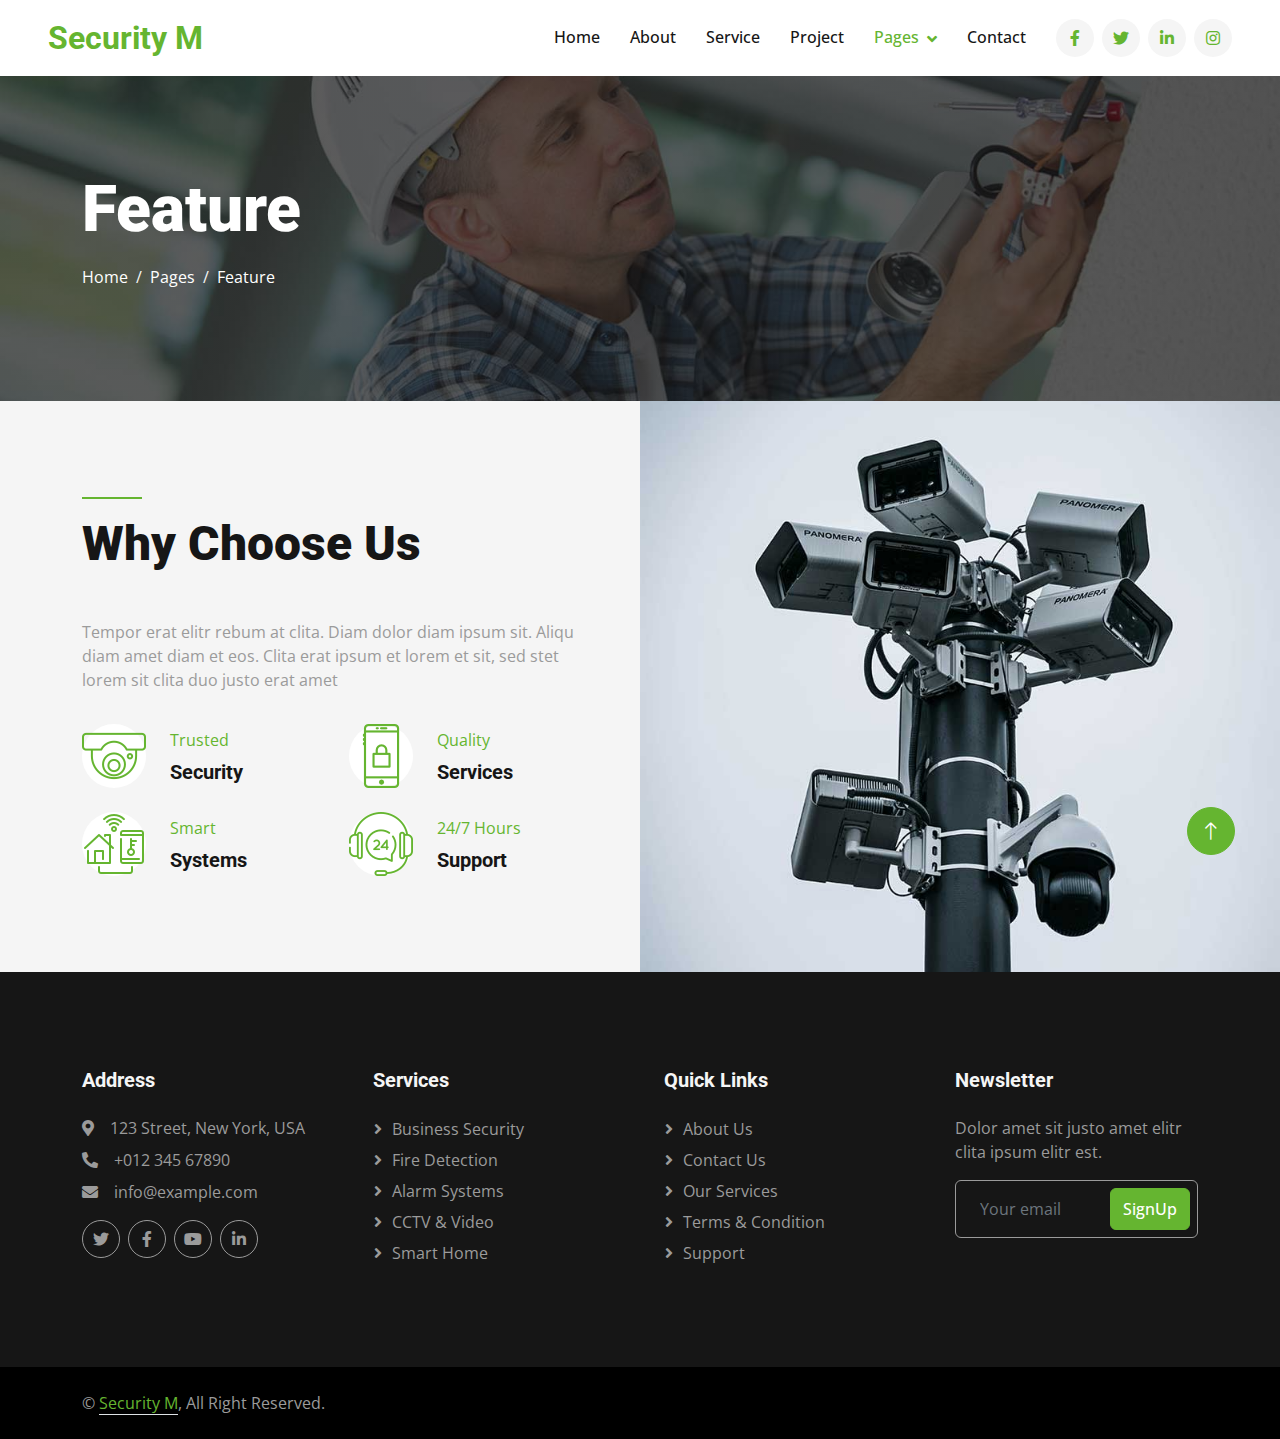
<file: feature.html>
<!DOCTYPE html>
<html lang="en">

<head>
    <meta charset="utf-8">
    <title>Security</title>
    <meta content="width=device-width, initial-scale=1.0" name="viewport">
    <meta content="" name="keywords">
    <meta content="" name="description">

    <!-- Favicon -->
    <link href="img/favicon.ico" rel="icon">

    <!-- Google Web Fonts -->
    <link rel="preconnect" href="https://fonts.googleapis.com">
    <link rel="preconnect" href="https://fonts.gstatic.com" crossorigin>
    <link href="https://fonts.googleapis.com/css2?family=Open+Sans:wght@400;500&family=Roboto:wght@500;700;900&display=swap" rel="stylesheet"> 

    <!-- Icon Font Stylesheet -->
    <link href="https://cdnjs.cloudflare.com/ajax/libs/font-awesome/5.10.0/css/all.min.css" rel="stylesheet">
    <link href="https://cdn.jsdelivr.net/npm/bootstrap-icons@1.4.1/font/bootstrap-icons.css" rel="stylesheet">


    <!-- Customized Bootstrap Stylesheet -->
    <link href="css/bootstrap.min.css" rel="stylesheet">

    <!-- Template Stylesheet -->
    <link href="css/style.css" rel="stylesheet">
</head>

<body>

    <!-- Navbar Start -->
    <nav class="navbar navbar-expand-lg bg-white navbar-light sticky-top p-0 px-4 px-lg-5">
        <a href="index.html" class="navbar-brand d-flex align-items-center">
            <h2 class="m-0 text-primary">Security M</h2>
        </a>
        <button type="button" class="navbar-toggler" data-bs-toggle="collapse" data-bs-target="#navbarCollapse">
            <span class="navbar-toggler-icon"></span>
        </button>
        <div class="collapse navbar-collapse" id="navbarCollapse">
            <div class="navbar-nav ms-auto py-4 py-lg-0">
                <a href="index.html" class="nav-item nav-link">Home</a>
                <a href="about.html" class="nav-item nav-link">About</a>
                <a href="service.html" class="nav-item nav-link">Service</a>
                <a href="project.html" class="nav-item nav-link">Project</a>
                <div class="nav-item dropdown">
                    <a href="#" class="nav-link dropdown-toggle active" data-bs-toggle="dropdown">Pages</a>
                    <div class="dropdown-menu rounded-0 rounded-bottom m-0">
                        <a href="feature.html" class="dropdown-item active">Feature</a>
                        <a href="quote.html" class="dropdown-item">Free Quote</a>
                        <a href="team.html" class="dropdown-item">Our Team</a>
                        <a href="testimonial.html" class="dropdown-item">Testimonial</a>
                        <a href="404.html" class="dropdown-item">404 Page</a>
                    </div>
                </div>
                <a href="contact.html" class="nav-item nav-link">Contact</a>
            </div>
            <div class="h-100 d-lg-inline-flex align-items-center d-none">
                <a class="btn btn-square rounded-circle bg-light text-primary me-2" href=""><i class="fab fa-facebook-f"></i></a>
                <a class="btn btn-square rounded-circle bg-light text-primary me-2" href=""><i class="fab fa-twitter"></i></a>
                <a class="btn btn-square rounded-circle bg-light text-primary me-2" href=""><i class="fab fa-linkedin-in"></i></a>
                <a class="btn btn-square rounded-circle bg-light text-primary me-0" href=""><i class="fab fa-instagram"></i></a>
            </div>
        </div>
    </nav>
    <!-- Navbar End -->


    <!-- Page Header Start -->
    <div class="container-fluid page-header py-5">
        <div class="container py-5">
            <h1 class="display-3 text-white mb-3 animated slideInDown">Feature</h1>
            <nav aria-label="breadcrumb animated slideInDown">
                <ol class="breadcrumb">
                    <li class="breadcrumb-item"><a class="text-white" href="#">Home</a></li>
                    <li class="breadcrumb-item"><a class="text-white" href="#">Pages</a></li>
                    <li class="breadcrumb-item text-white active" aria-current="page">Feature</li>
                </ol>
            </nav>
        </div>
    </div>
    <!-- Page Header End -->


    <!-- Feature Start -->
    <div class="container-fluid bg-light overflow-hidden px-lg-0">
        <div class="container feature px-lg-0">
            <div class="row g-0 mx-lg-0">
                <div class="col-lg-6 feature-text py-5 wow fadeIn" data-wow-delay="0.5s">
                    <div class="p-lg-5 ps-lg-0">
                        <div class="bg-primary mb-3" style="width: 60px; height: 2px;"></div>
                        <h1 class="display-5 mb-5">Why Choose Us</h1>
                        <p class="mb-4 pb-2">Tempor erat elitr rebum at clita. Diam dolor diam ipsum sit. Aliqu diam amet diam et eos. Clita erat ipsum et lorem et sit, sed stet lorem sit clita duo justo erat amet</p>
                        <div class="row g-4">
                            <div class="col-6">
                                <div class="d-flex align-items-center">
                                    <div class="btn-square bg-white rounded-circle" style="width: 64px; height: 64px;">
                                        <img class="img-fluid" src="img/icon/icon-7.png" alt="Icon">
                                    </div>
                                    <div class="ms-4">
                                        <p class="text-primary mb-2">Trusted</p>
                                        <h5 class="mb-0">Security</h5>
                                    </div>
                                </div>
                            </div>
                            <div class="col-6">
                                <div class="d-flex align-items-center">
                                    <div class="btn-square bg-white rounded-circle" style="width: 64px; height: 64px;">
                                        <img class="img-fluid" src="img/icon/icon-10.png" alt="Icon">
                                    </div>
                                    <div class="ms-4">
                                        <p class="text-primary mb-2">Quality</p>
                                        <h5 class="mb-0">Services</h5>
                                    </div>
                                </div>
                            </div>
                            <div class="col-6">
                                <div class="d-flex align-items-center">
                                    <div class="btn-square bg-white rounded-circle" style="width: 64px; height: 64px;">
                                        <img class="img-fluid" src="img/icon/icon-3.png" alt="Icon">
                                    </div>
                                    <div class="ms-4">
                                        <p class="text-primary mb-2">Smart</p>
                                        <h5 class="mb-0">Systems</h5>
                                    </div>
                                </div>
                            </div>
                            <div class="col-6">
                                <div class="d-flex align-items-center">
                                    <div class="btn-square bg-white rounded-circle" style="width: 64px; height: 64px;">
                                        <img class="img-fluid" src="img/icon/icon-2.png" alt="Icon">
                                    </div>
                                    <div class="ms-4">
                                        <p class="text-primary mb-2">24/7 Hours</p>
                                        <h5 class="mb-0">Support</h5>
                                    </div>
                                </div>
                            </div>
                        </div>
                    </div>
                </div>
                <div class="col-lg-6 pe-lg-0" style="min-height: 400px;">
                    <div class="position-relative h-100">
                        <img class="position-absolute img-fluid w-100 h-100" src="img/feature.jpg" style="object-fit: cover;" alt="">
                    </div>
                </div>
            </div>
        </div>
    </div>
    <!-- Feature End -->
        

    <!-- Footer Start -->
    <div class="container-fluid bg-dark text-secondary footer py-5 wow fadeIn" data-wow-delay="0.1s">
        <div class="container py-5">
            <div class="row g-5">
                <div class="col-lg-3 col-md-6">
                    <h5 class="text-light mb-4">Address</h5>
                    <p class="mb-2"><i class="fa fa-map-marker-alt me-3"></i>123 Street, New York, USA</p>
                    <p class="mb-2"><i class="fa fa-phone-alt me-3"></i>+012 345 67890</p>
                    <p class="mb-2"><i class="fa fa-envelope me-3"></i>info@example.com</p>
                    <div class="d-flex pt-2">
                        <a class="btn btn-square btn-outline-secondary rounded-circle me-2" href=""><i class="fab fa-twitter"></i></a>
                        <a class="btn btn-square btn-outline-secondary rounded-circle me-2" href=""><i class="fab fa-facebook-f"></i></a>
                        <a class="btn btn-square btn-outline-secondary rounded-circle me-2" href=""><i class="fab fa-youtube"></i></a>
                        <a class="btn btn-square btn-outline-secondary rounded-circle me-2" href=""><i class="fab fa-linkedin-in"></i></a>
                    </div>
                </div>
                <div class="col-lg-3 col-md-6">
                    <h5 class="text-light mb-4">Services</h5>
                    <a class="btn btn-link" href="">Business Security</a>
                    <a class="btn btn-link" href="">Fire Detection</a>
                    <a class="btn btn-link" href="">Alarm Systems</a>
                    <a class="btn btn-link" href="">CCTV & Video</a>
                    <a class="btn btn-link" href="">Smart Home</a>
                </div>
                <div class="col-lg-3 col-md-6">
                    <h5 class="text-light mb-4">Quick Links</h5>
                    <a class="btn btn-link" href="">About Us</a>
                    <a class="btn btn-link" href="">Contact Us</a>
                    <a class="btn btn-link" href="">Our Services</a>
                    <a class="btn btn-link" href="">Terms & Condition</a>
                    <a class="btn btn-link" href="">Support</a>
                </div>
                <div class="col-lg-3 col-md-6">
                    <h5 class="text-light mb-4">Newsletter</h5>
                    <p>Dolor amet sit justo amet elitr clita ipsum elitr est.</p>
                    <div class="position-relative w-100">
                        <input class="form-control bg-transparent border-secondary w-100 py-3 ps-4 pe-5" type="text" placeholder="Your email">
                        <button type="button" class="btn btn-primary py-2 position-absolute top-0 end-0 mt-2 me-2">SignUp</button>
                    </div>
                </div>
            </div>
        </div>
    </div>
    <!-- Footer End -->


    <!-- Copyright Start -->
    <div class="container-fluid py-4" style="background: #000000;">
        <div class="container">
            <div class="row">
                <div class="col-md-6 text-center text-md-start mb-3 mb-md-0">
                    &copy; <a class="border-bottom" href="#">Security M</a>, All Right Reserved.
                </div>
            </div>
        </div>
    </div>
    <!-- Copyright End -->


    <!-- Back to Top -->
    <a href="#" class="btn btn-lg btn-primary btn-lg-square rounded-circle back-to-top"><i class="bi bi-arrow-up"></i></a>

</body>

</html>
</file>
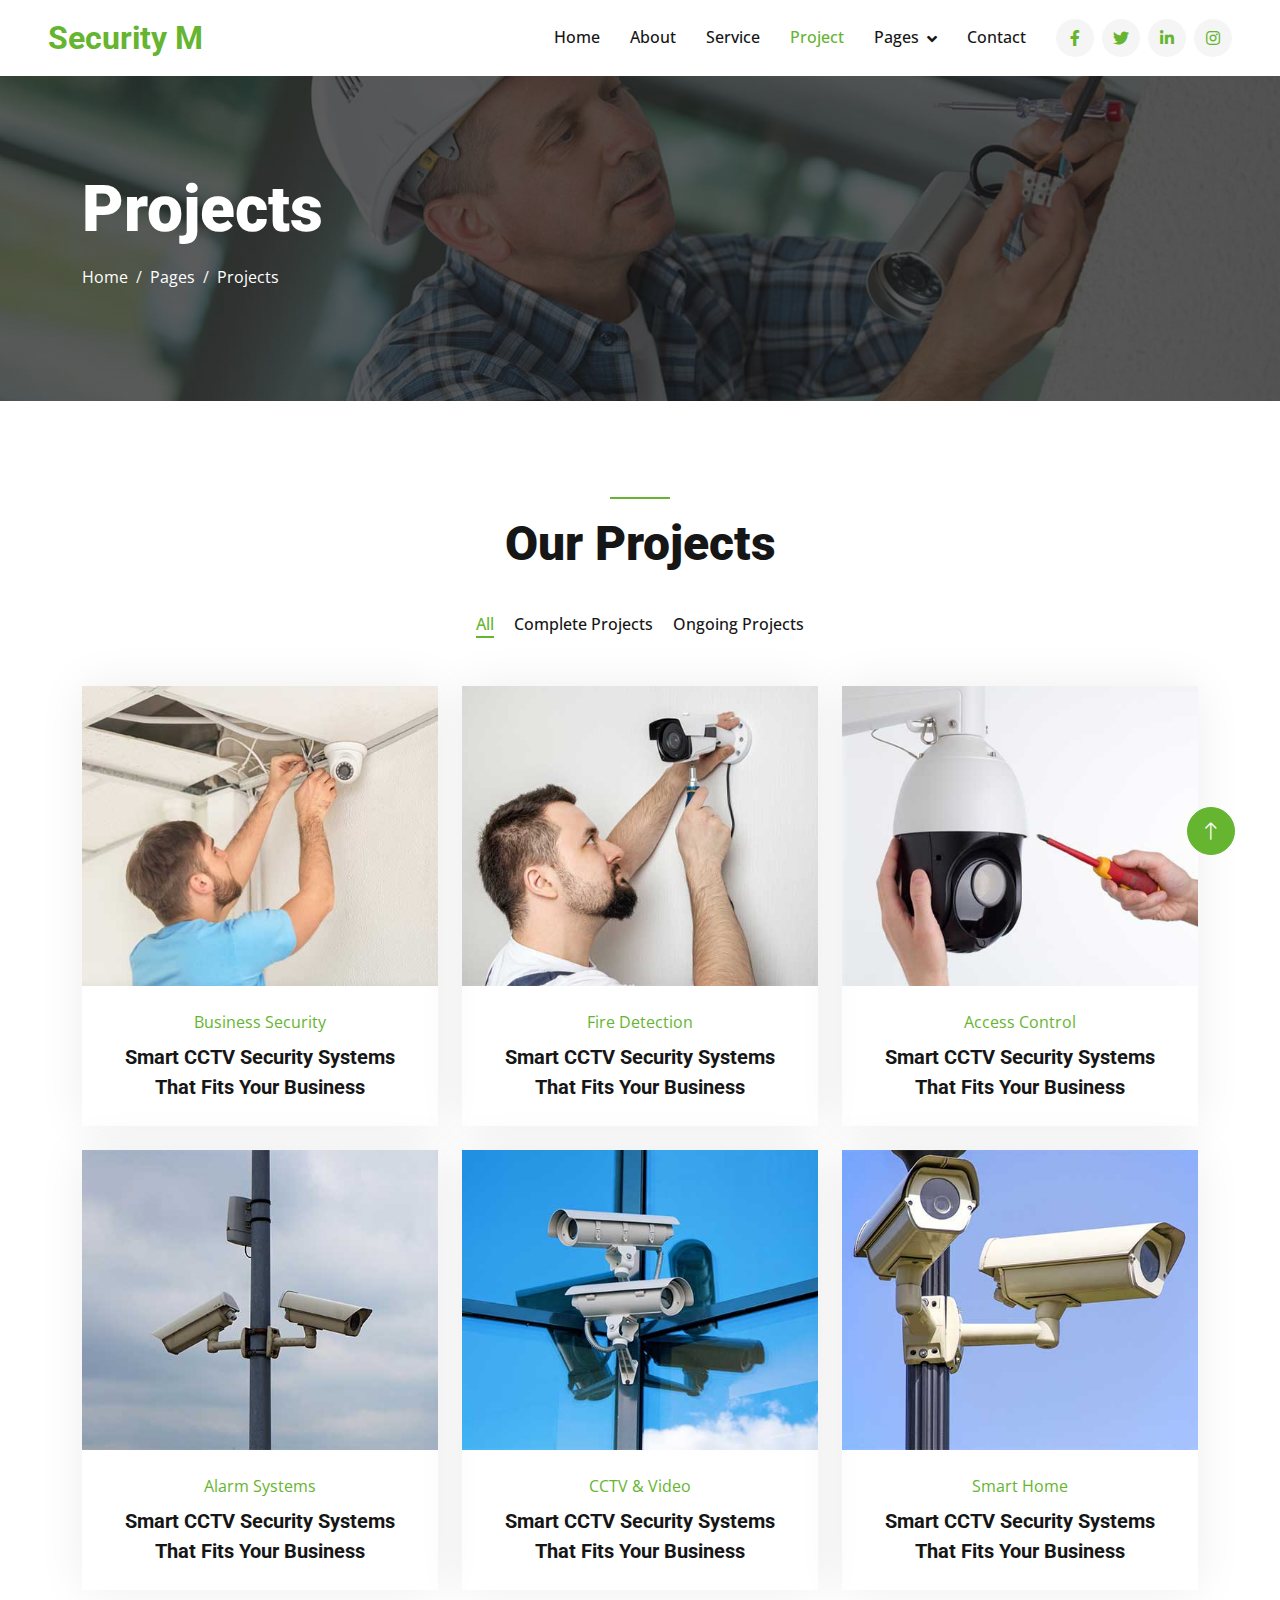
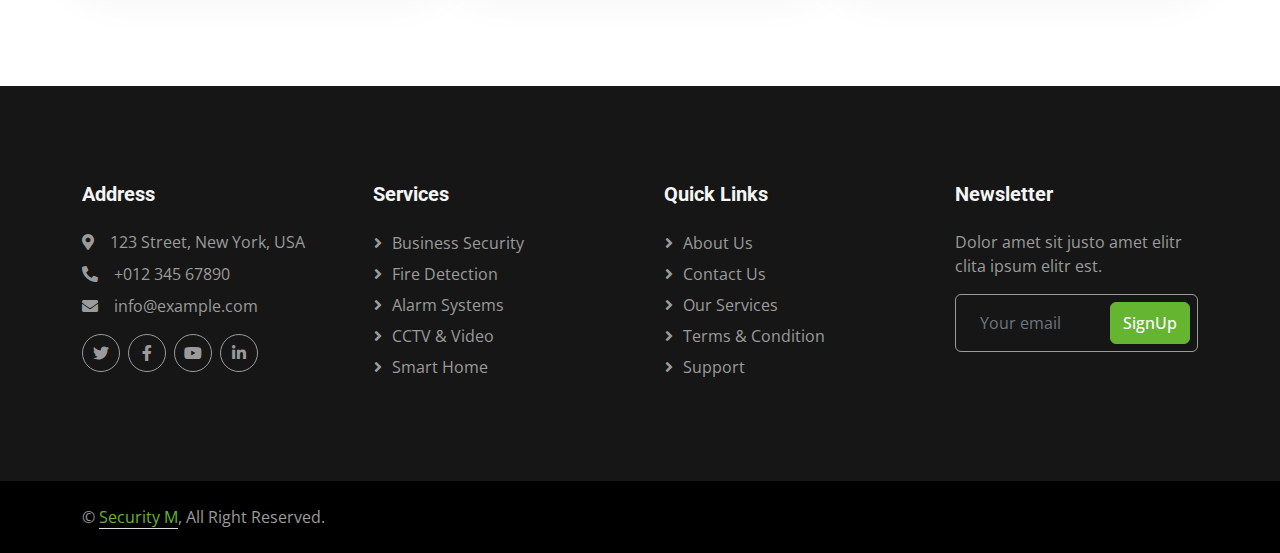
<file: project.html>
<!DOCTYPE html>
<html lang="en">

<head>
    <meta charset="utf-8">
    <title>Security</title>
    <meta content="width=device-width, initial-scale=1.0" name="viewport">
    <meta content="" name="keywords">
    <meta content="" name="description">

    <!-- Favicon -->
    <link href="img/favicon.ico" rel="icon">

    <!-- Google Web Fonts -->
    <link rel="preconnect" href="https://fonts.googleapis.com">
    <link rel="preconnect" href="https://fonts.gstatic.com" crossorigin>
    <link href="https://fonts.googleapis.com/css2?family=Open+Sans:wght@400;500&family=Roboto:wght@500;700;900&display=swap" rel="stylesheet"> 

    <!-- Icon Font Stylesheet -->
    <link href="https://cdnjs.cloudflare.com/ajax/libs/font-awesome/5.10.0/css/all.min.css" rel="stylesheet">
    <link href="https://cdn.jsdelivr.net/npm/bootstrap-icons@1.4.1/font/bootstrap-icons.css" rel="stylesheet">

    <!-- Customized Bootstrap Stylesheet -->
    <link href="css/bootstrap.min.css" rel="stylesheet">

    <!-- Template Stylesheet -->
    <link href="css/style.css" rel="stylesheet">
</head>

<body>

    <!-- Navbar Start -->
    <nav class="navbar navbar-expand-lg bg-white navbar-light sticky-top p-0 px-4 px-lg-5">
        <a href="index.html" class="navbar-brand d-flex align-items-center">
            <h2 class="m-0 text-primary">Security M</h2>
        </a>
        <button type="button" class="navbar-toggler" data-bs-toggle="collapse" data-bs-target="#navbarCollapse">
            <span class="navbar-toggler-icon"></span>
        </button>
        <div class="collapse navbar-collapse" id="navbarCollapse">
            <div class="navbar-nav ms-auto py-4 py-lg-0">
                <a href="index.html" class="nav-item nav-link">Home</a>
                <a href="about.html" class="nav-item nav-link">About</a>
                <a href="service.html" class="nav-item nav-link">Service</a>
                <a href="project.html" class="nav-item nav-link active">Project</a>
                <div class="nav-item dropdown">
                    <a href="#" class="nav-link dropdown-toggle" data-bs-toggle="dropdown">Pages</a>
                    <div class="dropdown-menu rounded-0 rounded-bottom m-0">
                        <a href="feature.html" class="dropdown-item">Feature</a>
                        <a href="quote.html" class="dropdown-item">Free Quote</a>
                        <a href="team.html" class="dropdown-item">Our Team</a>
                        <a href="testimonial.html" class="dropdown-item">Testimonial</a>
                        <a href="404.html" class="dropdown-item">404 Page</a>
                    </div>
                </div>
                <a href="contact.html" class="nav-item nav-link">Contact</a>
            </div>
            <div class="h-100 d-lg-inline-flex align-items-center d-none">
                <a class="btn btn-square rounded-circle bg-light text-primary me-2" href=""><i class="fab fa-facebook-f"></i></a>
                <a class="btn btn-square rounded-circle bg-light text-primary me-2" href=""><i class="fab fa-twitter"></i></a>
                <a class="btn btn-square rounded-circle bg-light text-primary me-2" href=""><i class="fab fa-linkedin-in"></i></a>
                <a class="btn btn-square rounded-circle bg-light text-primary me-0" href=""><i class="fab fa-instagram"></i></a>
            </div>
        </div>
    </nav>
    <!-- Navbar End -->


    <!-- Page Header Start -->
    <div class="container-fluid page-header py-5 mb-5">
        <div class="container py-5">
            <h1 class="display-3 text-white mb-3 animated slideInDown">Projects</h1>
            <nav aria-label="breadcrumb animated slideInDown">
                <ol class="breadcrumb">
                    <li class="breadcrumb-item"><a class="text-white" href="#">Home</a></li>
                    <li class="breadcrumb-item"><a class="text-white" href="#">Pages</a></li>
                    <li class="breadcrumb-item text-white active" aria-current="page">Projects</li>
                </ol>
            </nav>
        </div>
    </div>
    <!-- Page Header End -->


    <!-- Projects Start -->
    <div class="container-xxl py-5">
        <div class="container">
            <div class="text-center wow fadeInUp" data-wow-delay="0.1s">
                <div class="bg-primary mb-3 mx-auto" style="width: 60px; height: 2px;"></div>
                <h1 class="display-5 mb-5">Our Projects</h1>
            </div>
            <div class="row mt-n2 wow fadeInUp" data-wow-delay="0.3s">
                <div class="col-12 text-center">
                    <ul class="list-inline mb-5" id="portfolio-flters">
                        <li class="mx-2 active" data-filter="*">All</li>
                        <li class="mx-2" data-filter=".first">Complete Projects</li>
                        <li class="mx-2" data-filter=".second">Ongoing Projects</li>
                    </ul>
                </div>
            </div>
            <div class="row g-4 portfolio-container">
                <div class="col-lg-4 col-md-6 portfolio-item first wow fadeInUp" data-wow-delay="0.1s">
                    <div class="portfolio-inner">
                        <img class="img-fluid w-100" src="img/portfolio-1.jpg" alt="">
                        <div class="text-center p-4">
                            <p class="text-primary mb-2">Business Security</p>
                            <h5 class="lh-base mb-0">Smart CCTV Security Systems That Fits Your Business</h5>
                        </div>
                        <div class="portfolio-text text-center bg-white p-4">
                            <p class="text-primary mb-2">Business Security</p>
                            <h5 class="lh-base mb-3">Smart CCTV Security Systems That Fits Your Business</h5>
                            <div class="d-flex justify-content-center">
                                <a class="btn btn-square btn-primary rounded-circle mx-1" href="img/portfolio-1.jpg" data-lightbox="portfolio"><i class="fa fa-eye"></i></a>
                                <a class="btn btn-square btn-primary rounded-circle mx-1" href=""><i class="fa fa-link"></i></a>
                            </div>
                        </div>
                    </div>
                </div>
                <div class="col-lg-4 col-md-6 portfolio-item second wow fadeInUp" data-wow-delay="0.3s">
                    <div class="portfolio-inner">
                        <img class="img-fluid w-100" src="img/portfolio-2.jpg" alt="">
                        <div class="text-center p-4">
                            <p class="text-primary mb-2">Fire Detection</p>
                            <h5 class="lh-base mb-0">Smart CCTV Security Systems That Fits Your Business</h5>
                        </div>
                        <div class="portfolio-text text-center bg-white p-4">
                            <p class="text-primary mb-2">Fire Detection</p>
                            <h5 class="lh-base mb-3">Smart CCTV Security Systems That Fits Your Business</h5>
                            <div class="d-flex justify-content-center">
                                <a class="btn btn-square btn-primary rounded-circle mx-1" href="img/portfolio-2.jpg" data-lightbox="portfolio"><i class="fa fa-eye"></i></a>
                                <a class="btn btn-square btn-primary rounded-circle mx-1" href=""><i class="fa fa-link"></i></a>
                            </div>
                        </div>
                    </div>
                </div>
                <div class="col-lg-4 col-md-6 portfolio-item first wow fadeInUp" data-wow-delay="0.5s">
                    <div class="portfolio-inner">
                        <img class="img-fluid w-100" src="img/portfolio-3.jpg" alt="">
                        <div class="text-center p-4">
                            <p class="text-primary mb-2">Access Control</p>
                            <h5 class="lh-base mb-0">Smart CCTV Security Systems That Fits Your Business</h5>
                        </div>
                        <div class="portfolio-text text-center bg-white p-4">
                            <p class="text-primary mb-2">Access Control</p>
                            <h5 class="lh-base mb-3">Smart CCTV Security Systems That Fits Your Business</h5>
                            <div class="d-flex justify-content-center">
                                <a class="btn btn-square btn-primary rounded-circle mx-1" href="img/portfolio-3.jpg" data-lightbox="portfolio"><i class="fa fa-eye"></i></a>
                                <a class="btn btn-square btn-primary rounded-circle mx-1" href=""><i class="fa fa-link"></i></a>
                            </div>
                        </div>
                    </div>
                </div>
                <div class="col-lg-4 col-md-6 portfolio-item second wow fadeInUp" data-wow-delay="0.1s">
                    <div class="portfolio-inner">
                        <img class="img-fluid w-100" src="img/portfolio-4.jpg" alt="">
                        <div class="text-center p-4">
                            <p class="text-primary mb-2">Alarm Systems</p>
                            <h5 class="lh-base mb-0">Smart CCTV Security Systems That Fits Your Business</h5>
                        </div>
                        <div class="portfolio-text text-center bg-white p-4">
                            <p class="text-primary mb-2">Alarm Systems</p>
                            <h5 class="lh-base mb-3">Smart CCTV Security Systems That Fits Your Business</h5>
                            <div class="d-flex justify-content-center">
                                <a class="btn btn-square btn-primary rounded-circle mx-1" href="img/portfolio-4.jpg" data-lightbox="portfolio"><i class="fa fa-eye"></i></a>
                                <a class="btn btn-square btn-primary rounded-circle mx-1" href=""><i class="fa fa-link"></i></a>
                            </div>
                        </div>
                    </div>
                </div>
                <div class="col-lg-4 col-md-6 portfolio-item first wow fadeInUp" data-wow-delay="0.3s">
                    <div class="portfolio-inner">
                        <img class="img-fluid w-100" src="img/portfolio-5.jpg" alt="">
                        <div class="text-center p-4">
                            <p class="text-primary mb-2">CCTV & Video</p>
                            <h5 class="lh-base mb-0">Smart CCTV Security Systems That Fits Your Business</h5>
                        </div>
                        <div class="portfolio-text text-center bg-white p-4">
                            <p class="text-primary mb-2">CCTV & Video</p>
                            <h5 class="lh-base mb-3">Smart CCTV Security Systems That Fits Your Business</h5>
                            <div class="d-flex justify-content-center">
                                <a class="btn btn-square btn-primary rounded-circle mx-1" href="img/portfolio-5.jpg" data-lightbox="portfolio"><i class="fa fa-eye"></i></a>
                                <a class="btn btn-square btn-primary rounded-circle mx-1" href=""><i class="fa fa-link"></i></a>
                            </div>
                        </div>
                    </div>
                </div>
                <div class="col-lg-4 col-md-6 portfolio-item second wow fadeInUp" data-wow-delay="0.5s">
                    <div class="portfolio-inner">
                        <img class="img-fluid w-100" src="img/portfolio-6.jpg" alt="">
                        <div class="text-center p-4">
                            <p class="text-primary mb-2">Smart Home</p>
                            <h5 class="lh-base mb-0">Smart CCTV Security Systems That Fits Your Business</h5>
                        </div>
                        <div class="portfolio-text text-center bg-white p-4">
                            <p class="text-primary mb-2">Smart Home</p>
                            <h5 class="lh-base mb-3">Smart CCTV Security Systems That Fits Your Business</h5>
                            <div class="d-flex justify-content-center">
                                <a class="btn btn-square btn-primary rounded-circle mx-1" href="img/portfolio-6.jpg" data-lightbox="portfolio"><i class="fa fa-eye"></i></a>
                                <a class="btn btn-square btn-primary rounded-circle mx-1" href=""><i class="fa fa-link"></i></a>
                            </div>
                        </div>
                    </div>
                </div>
            </div>
        </div>
    </div>
    <!-- Projects End -->
        

    <!-- Footer Start -->
    <div class="container-fluid bg-dark text-secondary footer mt-5 py-5 wow fadeIn" data-wow-delay="0.1s">
        <div class="container py-5">
            <div class="row g-5">
                <div class="col-lg-3 col-md-6">
                    <h5 class="text-light mb-4">Address</h5>
                    <p class="mb-2"><i class="fa fa-map-marker-alt me-3"></i>123 Street, New York, USA</p>
                    <p class="mb-2"><i class="fa fa-phone-alt me-3"></i>+012 345 67890</p>
                    <p class="mb-2"><i class="fa fa-envelope me-3"></i>info@example.com</p>
                    <div class="d-flex pt-2">
                        <a class="btn btn-square btn-outline-secondary rounded-circle me-2" href=""><i class="fab fa-twitter"></i></a>
                        <a class="btn btn-square btn-outline-secondary rounded-circle me-2" href=""><i class="fab fa-facebook-f"></i></a>
                        <a class="btn btn-square btn-outline-secondary rounded-circle me-2" href=""><i class="fab fa-youtube"></i></a>
                        <a class="btn btn-square btn-outline-secondary rounded-circle me-2" href=""><i class="fab fa-linkedin-in"></i></a>
                    </div>
                </div>
                <div class="col-lg-3 col-md-6">
                    <h5 class="text-light mb-4">Services</h5>
                    <a class="btn btn-link" href="">Business Security</a>
                    <a class="btn btn-link" href="">Fire Detection</a>
                    <a class="btn btn-link" href="">Alarm Systems</a>
                    <a class="btn btn-link" href="">CCTV & Video</a>
                    <a class="btn btn-link" href="">Smart Home</a>
                </div>
                <div class="col-lg-3 col-md-6">
                    <h5 class="text-light mb-4">Quick Links</h5>
                    <a class="btn btn-link" href="">About Us</a>
                    <a class="btn btn-link" href="">Contact Us</a>
                    <a class="btn btn-link" href="">Our Services</a>
                    <a class="btn btn-link" href="">Terms & Condition</a>
                    <a class="btn btn-link" href="">Support</a>
                </div>
                <div class="col-lg-3 col-md-6">
                    <h5 class="text-light mb-4">Newsletter</h5>
                    <p>Dolor amet sit justo amet elitr clita ipsum elitr est.</p>
                    <div class="position-relative w-100">
                        <input class="form-control bg-transparent border-secondary w-100 py-3 ps-4 pe-5" type="text" placeholder="Your email">
                        <button type="button" class="btn btn-primary py-2 position-absolute top-0 end-0 mt-2 me-2">SignUp</button>
                    </div>
                </div>
            </div>
        </div>
    </div>
    <!-- Footer End -->


    <!-- Copyright Start -->
    <div class="container-fluid py-4" style="background: #000000;">
        <div class="container">
            <div class="row">
                <div class="col-md-6 text-center text-md-start mb-3 mb-md-0">
                    &copy; <a class="border-bottom" href="#">Security M</a>, All Right Reserved.
                </div>
            </div>
        </div>
    </div>
    <!-- Copyright End -->


    <!-- Back to Top -->
    <a href="#" class="btn btn-lg btn-primary btn-lg-square rounded-circle back-to-top"><i class="bi bi-arrow-up"></i></a>

</body>

</html>
</file>
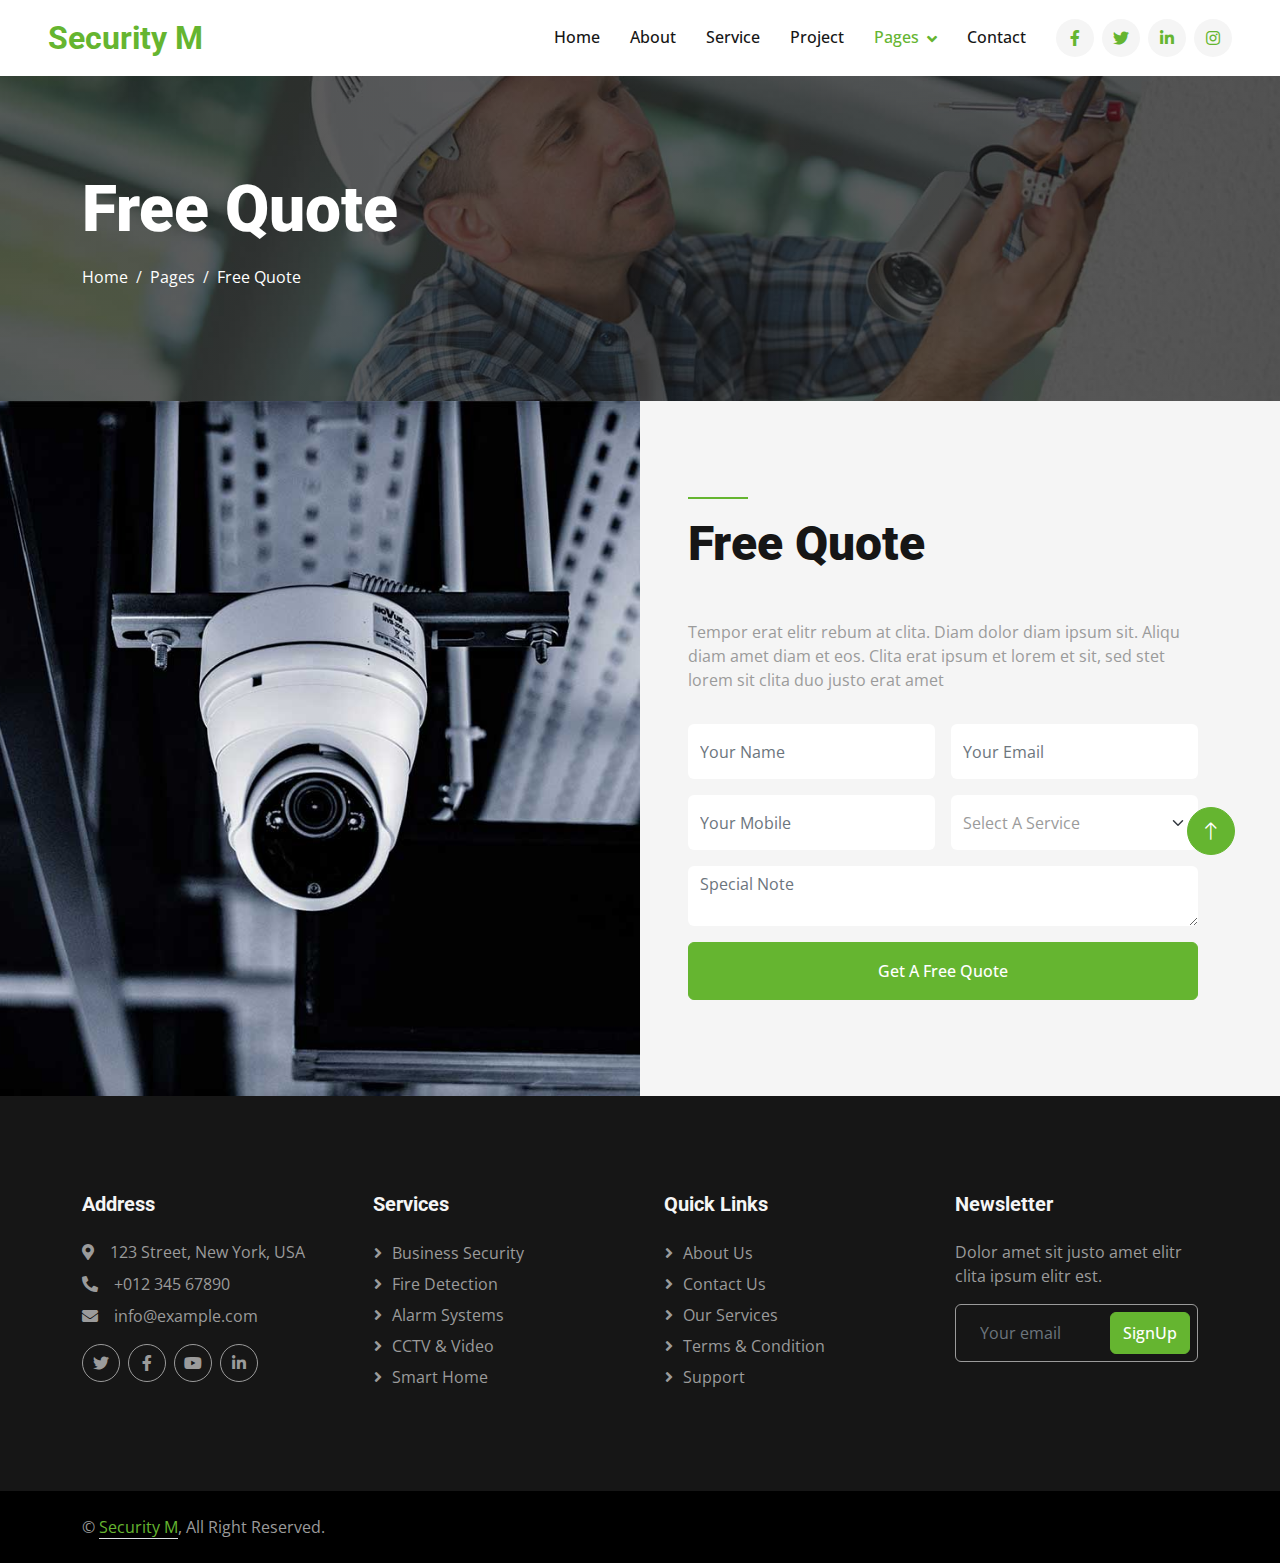
<file: quote.html>
<!DOCTYPE html>
<html lang="en">

<head>
    <meta charset="utf-8">
    <title>Security</title>
    <meta content="width=device-width, initial-scale=1.0" name="viewport">
    <meta content="" name="keywords">
    <meta content="" name="description">

    <!-- Favicon -->
    <link href="img/favicon.ico" rel="icon">

    <!-- Google Web Fonts -->
    <link rel="preconnect" href="https://fonts.googleapis.com">
    <link rel="preconnect" href="https://fonts.gstatic.com" crossorigin>
    <link href="https://fonts.googleapis.com/css2?family=Open+Sans:wght@400;500&family=Roboto:wght@500;700;900&display=swap" rel="stylesheet"> 

    <!-- Icon Font Stylesheet -->
    <link href="https://cdnjs.cloudflare.com/ajax/libs/font-awesome/5.10.0/css/all.min.css" rel="stylesheet">
    <link href="https://cdn.jsdelivr.net/npm/bootstrap-icons@1.4.1/font/bootstrap-icons.css" rel="stylesheet">

    <!-- Customized Bootstrap Stylesheet -->
    <link href="css/bootstrap.min.css" rel="stylesheet">

    <!-- Template Stylesheet -->
    <link href="css/style.css" rel="stylesheet">
</head>

<body>

    <!-- Navbar Start -->
    <nav class="navbar navbar-expand-lg bg-white navbar-light sticky-top p-0 px-4 px-lg-5">
        <a href="index.html" class="navbar-brand d-flex align-items-center">
            <h2 class="m-0 text-primary">Security M</h2>
        </a>
        <button type="button" class="navbar-toggler" data-bs-toggle="collapse" data-bs-target="#navbarCollapse">
            <span class="navbar-toggler-icon"></span>
        </button>
        <div class="collapse navbar-collapse" id="navbarCollapse">
            <div class="navbar-nav ms-auto py-4 py-lg-0">
                <a href="index.html" class="nav-item nav-link">Home</a>
                <a href="about.html" class="nav-item nav-link">About</a>
                <a href="service.html" class="nav-item nav-link">Service</a>
                <a href="project.html" class="nav-item nav-link">Project</a>
                <div class="nav-item dropdown">
                    <a href="#" class="nav-link dropdown-toggle active" data-bs-toggle="dropdown">Pages</a>
                    <div class="dropdown-menu rounded-0 rounded-bottom m-0">
                        <a href="feature.html" class="dropdown-item">Feature</a>
                        <a href="quote.html" class="dropdown-item active">Free Quote</a>
                        <a href="team.html" class="dropdown-item">Our Team</a>
                        <a href="testimonial.html" class="dropdown-item">Testimonial</a>
                        <a href="404.html" class="dropdown-item">404 Page</a>
                    </div>
                </div>
                <a href="contact.html" class="nav-item nav-link">Contact</a>
            </div>
            <div class="h-100 d-lg-inline-flex align-items-center d-none">
                <a class="btn btn-square rounded-circle bg-light text-primary me-2" href=""><i class="fab fa-facebook-f"></i></a>
                <a class="btn btn-square rounded-circle bg-light text-primary me-2" href=""><i class="fab fa-twitter"></i></a>
                <a class="btn btn-square rounded-circle bg-light text-primary me-2" href=""><i class="fab fa-linkedin-in"></i></a>
                <a class="btn btn-square rounded-circle bg-light text-primary me-0" href=""><i class="fab fa-instagram"></i></a>
            </div>
        </div>
    </nav>
    <!-- Navbar End -->


    <!-- Page Header Start -->
    <div class="container-fluid page-header py-5">
        <div class="container py-5">
            <h1 class="display-3 text-white mb-3 animated slideInDown">Free Quote</h1>
            <nav aria-label="breadcrumb animated slideInDown">
                <ol class="breadcrumb">
                    <li class="breadcrumb-item"><a class="text-white" href="#">Home</a></li>
                    <li class="breadcrumb-item"><a class="text-white" href="#">Pages</a></li>
                    <li class="breadcrumb-item text-white active" aria-current="page">Free Quote</li>
                </ol>
            </nav>
        </div>
    </div>
    <!-- Page Header End -->


    <!-- Quote Start -->
    <div class="container-fluid bg-light overflow-hidden px-lg-0">
        <div class="container quote px-lg-0">
            <div class="row g-0 mx-lg-0">
                <div class="col-lg-6 ps-lg-0" style="min-height: 400px;">
                    <div class="position-relative h-100">
                        <img class="position-absolute img-fluid w-100 h-100" src="img/quote.jpg" style="object-fit: cover;" alt="">
                    </div>
                </div>
                <div class="col-lg-6 quote-text py-5 wow fadeIn" data-wow-delay="0.5s">
                    <div class="p-lg-5 pe-lg-0">
                        <div class="bg-primary mb-3" style="width: 60px; height: 2px;"></div>
                        <h1 class="display-5 mb-5">Free Quote</h1>
                        <p class="mb-4 pb-2">Tempor erat elitr rebum at clita. Diam dolor diam ipsum sit. Aliqu diam amet diam et eos. Clita erat ipsum et lorem et sit, sed stet lorem sit clita duo justo erat amet</p>
                        <form>
                            <div class="row g-3">
                                <div class="col-12 col-sm-6">
                                    <input type="text" class="form-control border-0" placeholder="Your Name" style="height: 55px;">
                                </div>
                                <div class="col-12 col-sm-6">
                                    <input type="email" class="form-control border-0" placeholder="Your Email" style="height: 55px;">
                                </div>
                                <div class="col-12 col-sm-6">
                                    <input type="text" class="form-control border-0" placeholder="Your Mobile" style="height: 55px;">
                                </div>
                                <div class="col-12 col-sm-6">
                                    <select class="form-select border-0" style="height: 55px;">
                                        <option selected>Select A Service</option>
                                        <option value="1">Service 1</option>
                                        <option value="2">Service 2</option>
                                        <option value="3">Service 3</option>
                                    </select>
                                </div>
                                <div class="col-12">
                                    <textarea class="form-control border-0" placeholder="Special Note"></textarea>
                                </div>
                                <div class="col-12">
                                    <button class="btn btn-primary w-100 py-3" type="submit">Get A Free Quote</button>
                                </div>
                            </div>
                        </form>
                    </div>
                </div>
            </div>
        </div>
    </div>
    <!-- Quote End -->
        

    <!-- Footer Start -->
    <div class="container-fluid bg-dark text-secondary footer py-5 wow fadeIn" data-wow-delay="0.1s">
        <div class="container py-5">
            <div class="row g-5">
                <div class="col-lg-3 col-md-6">
                    <h5 class="text-light mb-4">Address</h5>
                    <p class="mb-2"><i class="fa fa-map-marker-alt me-3"></i>123 Street, New York, USA</p>
                    <p class="mb-2"><i class="fa fa-phone-alt me-3"></i>+012 345 67890</p>
                    <p class="mb-2"><i class="fa fa-envelope me-3"></i>info@example.com</p>
                    <div class="d-flex pt-2">
                        <a class="btn btn-square btn-outline-secondary rounded-circle me-2" href=""><i class="fab fa-twitter"></i></a>
                        <a class="btn btn-square btn-outline-secondary rounded-circle me-2" href=""><i class="fab fa-facebook-f"></i></a>
                        <a class="btn btn-square btn-outline-secondary rounded-circle me-2" href=""><i class="fab fa-youtube"></i></a>
                        <a class="btn btn-square btn-outline-secondary rounded-circle me-2" href=""><i class="fab fa-linkedin-in"></i></a>
                    </div>
                </div>
                <div class="col-lg-3 col-md-6">
                    <h5 class="text-light mb-4">Services</h5>
                    <a class="btn btn-link" href="">Business Security</a>
                    <a class="btn btn-link" href="">Fire Detection</a>
                    <a class="btn btn-link" href="">Alarm Systems</a>
                    <a class="btn btn-link" href="">CCTV & Video</a>
                    <a class="btn btn-link" href="">Smart Home</a>
                </div>
                <div class="col-lg-3 col-md-6">
                    <h5 class="text-light mb-4">Quick Links</h5>
                    <a class="btn btn-link" href="">About Us</a>
                    <a class="btn btn-link" href="">Contact Us</a>
                    <a class="btn btn-link" href="">Our Services</a>
                    <a class="btn btn-link" href="">Terms & Condition</a>
                    <a class="btn btn-link" href="">Support</a>
                </div>
                <div class="col-lg-3 col-md-6">
                    <h5 class="text-light mb-4">Newsletter</h5>
                    <p>Dolor amet sit justo amet elitr clita ipsum elitr est.</p>
                    <div class="position-relative w-100">
                        <input class="form-control bg-transparent border-secondary w-100 py-3 ps-4 pe-5" type="text" placeholder="Your email">
                        <button type="button" class="btn btn-primary py-2 position-absolute top-0 end-0 mt-2 me-2">SignUp</button>
                    </div>
                </div>
            </div>
        </div>
    </div>
    <!-- Footer End -->


    <!-- Copyright Start -->
    <div class="container-fluid py-4" style="background: #000000;">
        <div class="container">
            <div class="row">
                <div class="col-md-6 text-center text-md-start mb-3 mb-md-0">
                    &copy; <a class="border-bottom" href="#">Security M</a>, All Right Reserved.
                </div>
            </div>
        </div>
    </div>
    <!-- Copyright End -->


    <!-- Back to Top -->
    <a href="#" class="btn btn-lg btn-primary btn-lg-square rounded-circle back-to-top"><i class="bi bi-arrow-up"></i></a>

</body>

</html>
</file>
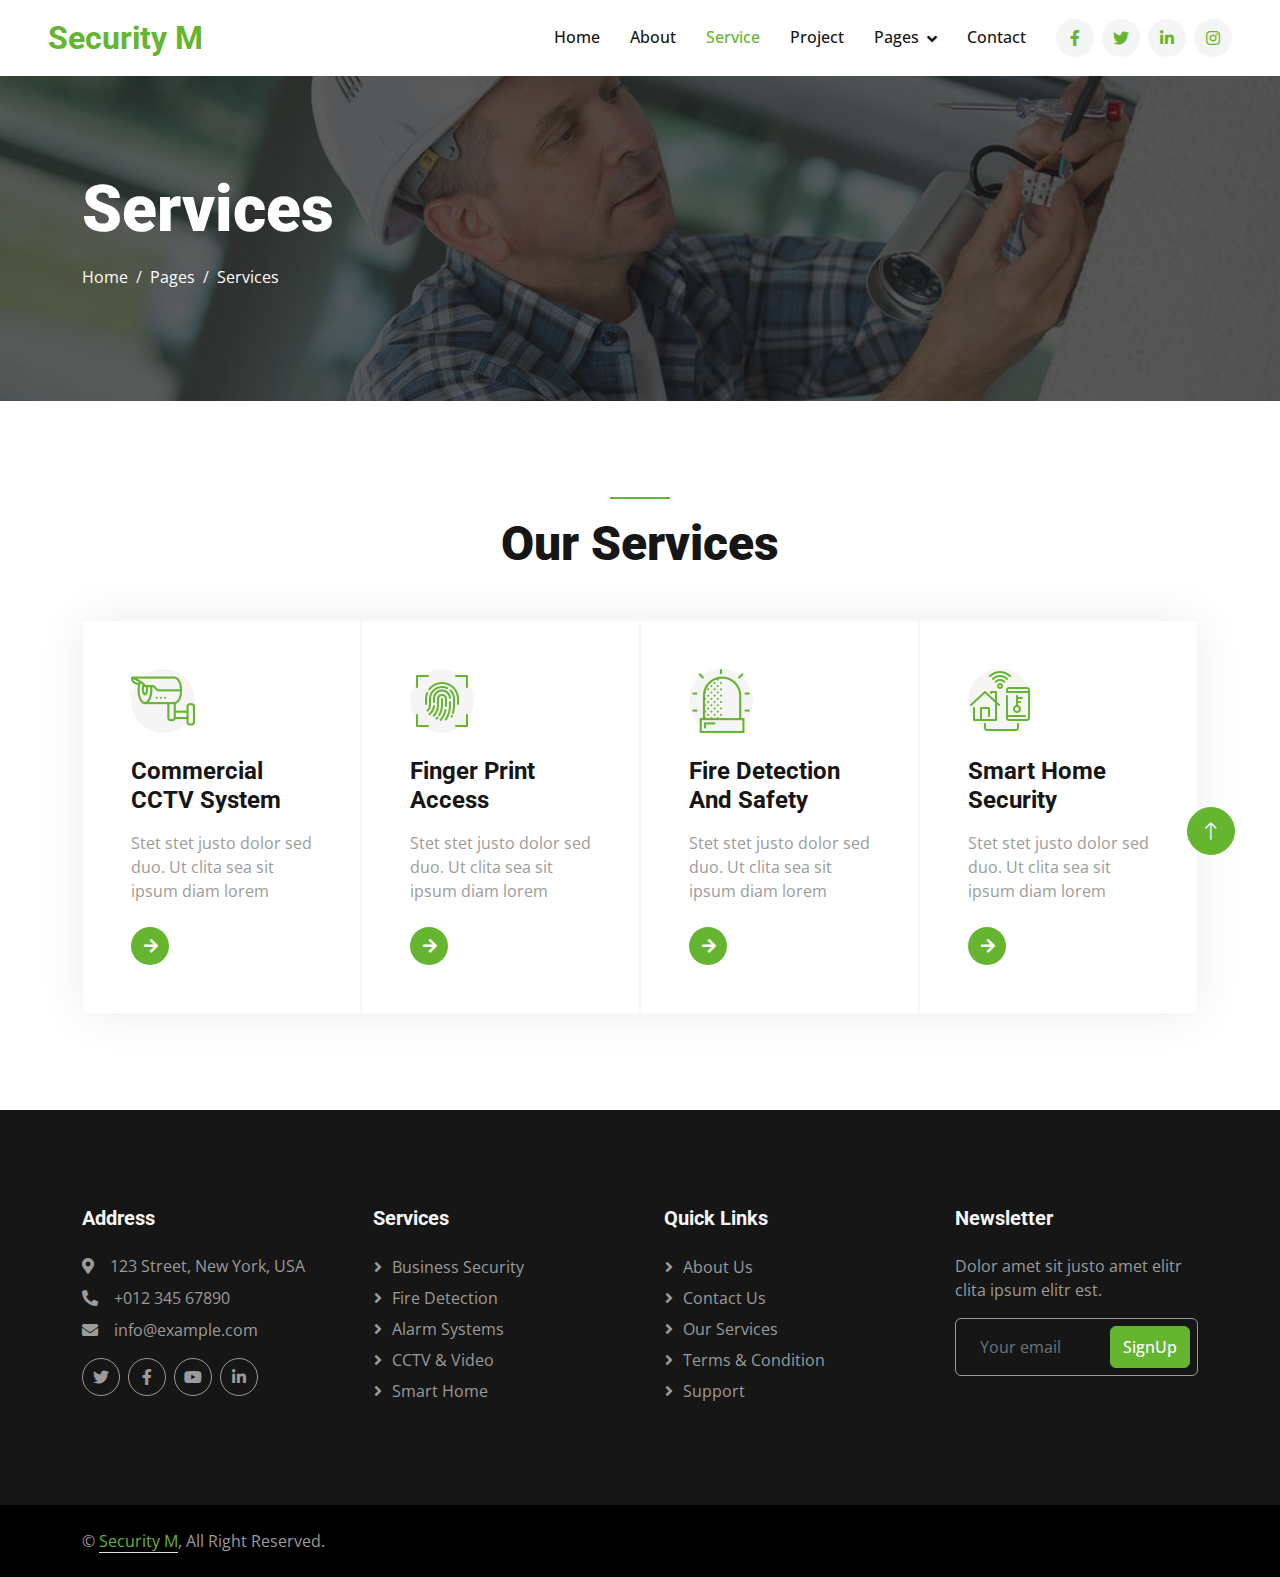
<file: service.html>
<!DOCTYPE html>
<html lang="en">

<head>
    <meta charset="utf-8">
    <title>Secureity</title>
    <meta content="width=device-width, initial-scale=1.0" name="viewport">
    <meta content="" name="keywords">
    <meta content="" name="description">

    <!-- Favicon -->
    <link href="img/favicon.ico" rel="icon">

    <!-- Google Web Fonts -->
    <link rel="preconnect" href="https://fonts.googleapis.com">
    <link rel="preconnect" href="https://fonts.gstatic.com" crossorigin>
    <link href="https://fonts.googleapis.com/css2?family=Open+Sans:wght@400;500&family=Roboto:wght@500;700;900&display=swap" rel="stylesheet"> 

    <!-- Icon Font Stylesheet -->
    <link href="https://cdnjs.cloudflare.com/ajax/libs/font-awesome/5.10.0/css/all.min.css" rel="stylesheet">
    <link href="https://cdn.jsdelivr.net/npm/bootstrap-icons@1.4.1/font/bootstrap-icons.css" rel="stylesheet">

    <!-- Customized Bootstrap Stylesheet -->
    <link href="css/bootstrap.min.css" rel="stylesheet">

    <!-- Template Stylesheet -->
    <link href="css/style.css" rel="stylesheet">
</head>

<body>
    <!-- Navbar Start -->
    <nav class="navbar navbar-expand-lg bg-white navbar-light sticky-top p-0 px-4 px-lg-5">
        <a href="index.html" class="navbar-brand d-flex align-items-center">
            <h2 class="m-0 text-primary">Security M</h2>
        </a>
        <button type="button" class="navbar-toggler" data-bs-toggle="collapse" data-bs-target="#navbarCollapse">
            <span class="navbar-toggler-icon"></span>
        </button>
        <div class="collapse navbar-collapse" id="navbarCollapse">
            <div class="navbar-nav ms-auto py-4 py-lg-0">
                <a href="index.html" class="nav-item nav-link">Home</a>
                <a href="about.html" class="nav-item nav-link">About</a>
                <a href="service.html" class="nav-item nav-link active">Service</a>
                <a href="project.html" class="nav-item nav-link">Project</a>
                <div class="nav-item dropdown">
                    <a href="#" class="nav-link dropdown-toggle" data-bs-toggle="dropdown">Pages</a>
                    <div class="dropdown-menu rounded-0 rounded-bottom m-0">
                        <a href="feature.html" class="dropdown-item">Feature</a>
                        <a href="quote.html" class="dropdown-item">Free Quote</a>
                        <a href="team.html" class="dropdown-item">Our Team</a>
                        <a href="testimonial.html" class="dropdown-item">Testimonial</a>
                        <a href="404.html" class="dropdown-item">404 Page</a>
                    </div>
                </div>
                <a href="contact.html" class="nav-item nav-link">Contact</a>
            </div>
            <div class="h-100 d-lg-inline-flex align-items-center d-none">
                <a class="btn btn-square rounded-circle bg-light text-primary me-2" href=""><i class="fab fa-facebook-f"></i></a>
                <a class="btn btn-square rounded-circle bg-light text-primary me-2" href=""><i class="fab fa-twitter"></i></a>
                <a class="btn btn-square rounded-circle bg-light text-primary me-2" href=""><i class="fab fa-linkedin-in"></i></a>
                <a class="btn btn-square rounded-circle bg-light text-primary me-0" href=""><i class="fab fa-instagram"></i></a>
            </div>
        </div>
    </nav>
    <!-- Navbar End -->


    <!-- Page Header Start -->
    <div class="container-fluid page-header py-5 mb-5">
        <div class="container py-5">
            <h1 class="display-3 text-white mb-3 animated slideInDown">Services</h1>
            <nav aria-label="breadcrumb animated slideInDown">
                <ol class="breadcrumb">
                    <li class="breadcrumb-item"><a class="text-white" href="#">Home</a></li>
                    <li class="breadcrumb-item"><a class="text-white" href="#">Pages</a></li>
                    <li class="breadcrumb-item text-white active" aria-current="page">Services</li>
                </ol>
            </nav>
        </div>
    </div>
    <!-- Page Header End -->


    <!-- Service Start -->
    <div class="container-xxl py-5">
        <div class="container">
            <div class="text-center">
                <div class="bg-primary mb-3 mx-auto" style="width: 60px; height: 2px;"></div>
                <h1 class="display-5 mb-5">Our Services</h1>
            </div>
            <div class="row g-0 service-row">
                <div class="col-md-6 col-lg-3 wow fadeIn" data-wow-delay="0.1s">
                    <div class="service-item border h-100 p-5">
                        <div class="btn-square bg-light rounded-circle mb-4" style="width: 64px; height: 64px;">
                            <img class="img-fluid" src="img/icon/icon-6.png" alt="Icon">
                        </div>
                        <h4 class="mb-3">Commercial CCTV System</h4>
                        <p class="mb-4">Stet stet justo dolor sed duo. Ut clita sea sit ipsum diam lorem</p>
                        <a class="btn" href=""><i class="fa fa-arrow-right text-white me-3"></i>Read More</a>
                    </div>
                </div>
                <div class="col-md-6 col-lg-3 wow fadeIn" data-wow-delay="0.3s">
                    <div class="service-item border h-100 p-5">
                        <div class="btn-square bg-light rounded-circle mb-4" style="width: 64px; height: 64px;">
                            <img class="img-fluid" src="img/icon/icon-8.png" alt="Icon">
                        </div>
                        <h4 class="mb-3">Finger Print Access</h4>
                        <p class="mb-4">Stet stet justo dolor sed duo. Ut clita sea sit ipsum diam lorem</p>
                        <a class="btn" href=""><i class="fa fa-arrow-right text-white me-3"></i>Read More</a>
                    </div>
                </div>
                <div class="col-md-6 col-lg-3 wow fadeIn" data-wow-delay="0.5s">
                    <div class="service-item border h-100 p-5">
                        <div class="btn-square bg-light rounded-circle mb-4" style="width: 64px; height: 64px;">
                            <img class="img-fluid" src="img/icon/icon-9.png" alt="Icon">
                        </div>
                        <h4 class="mb-3">Fire Detection And Safety</h4>
                        <p class="mb-4">Stet stet justo dolor sed duo. Ut clita sea sit ipsum diam lorem</p>
                        <a class="btn" href=""><i class="fa fa-arrow-right text-white me-3"></i>Read More</a>
                    </div>
                </div>
                <div class="col-md-6 col-lg-3 wow fadeIn" data-wow-delay="0.7s">
                    <div class="service-item border h-100 p-5">
                        <div class="btn-square bg-light rounded-circle mb-4" style="width: 64px; height: 64px;">
                            <img class="img-fluid" src="img/icon/icon-3.png" alt="Icon">
                        </div>
                        <h4 class="mb-3">Smart Home Security</h4>
                        <p class="mb-4">Stet stet justo dolor sed duo. Ut clita sea sit ipsum diam lorem</p>
                        <a class="btn" href=""><i class="fa fa-arrow-right text-white me-3"></i>Read More</a>
                    </div>
                </div>
            </div>
        </div>
    </div>
    <!-- Service End -->
        

    <!-- Footer Start -->
    <div class="container-fluid bg-dark text-secondary footer mt-5 py-5 wow fadeIn" data-wow-delay="0.1s">
        <div class="container py-5">
            <div class="row g-5">
                <div class="col-lg-3 col-md-6">
                    <h5 class="text-light mb-4">Address</h5>
                    <p class="mb-2"><i class="fa fa-map-marker-alt me-3"></i>123 Street, New York, USA</p>
                    <p class="mb-2"><i class="fa fa-phone-alt me-3"></i>+012 345 67890</p>
                    <p class="mb-2"><i class="fa fa-envelope me-3"></i>info@example.com</p>
                    <div class="d-flex pt-2">
                        <a class="btn btn-square btn-outline-secondary rounded-circle me-2" href=""><i class="fab fa-twitter"></i></a>
                        <a class="btn btn-square btn-outline-secondary rounded-circle me-2" href=""><i class="fab fa-facebook-f"></i></a>
                        <a class="btn btn-square btn-outline-secondary rounded-circle me-2" href=""><i class="fab fa-youtube"></i></a>
                        <a class="btn btn-square btn-outline-secondary rounded-circle me-2" href=""><i class="fab fa-linkedin-in"></i></a>
                    </div>
                </div>
                <div class="col-lg-3 col-md-6">
                    <h5 class="text-light mb-4">Services</h5>
                    <a class="btn btn-link" href="">Business Security</a>
                    <a class="btn btn-link" href="">Fire Detection</a>
                    <a class="btn btn-link" href="">Alarm Systems</a>
                    <a class="btn btn-link" href="">CCTV & Video</a>
                    <a class="btn btn-link" href="">Smart Home</a>
                </div>
                <div class="col-lg-3 col-md-6">
                    <h5 class="text-light mb-4">Quick Links</h5>
                    <a class="btn btn-link" href="">About Us</a>
                    <a class="btn btn-link" href="">Contact Us</a>
                    <a class="btn btn-link" href="">Our Services</a>
                    <a class="btn btn-link" href="">Terms & Condition</a>
                    <a class="btn btn-link" href="">Support</a>
                </div>
                <div class="col-lg-3 col-md-6">
                    <h5 class="text-light mb-4">Newsletter</h5>
                    <p>Dolor amet sit justo amet elitr clita ipsum elitr est.</p>
                    <div class="position-relative w-100">
                        <input class="form-control bg-transparent border-secondary w-100 py-3 ps-4 pe-5" type="text" placeholder="Your email">
                        <button type="button" class="btn btn-primary py-2 position-absolute top-0 end-0 mt-2 me-2">SignUp</button>
                    </div>
                </div>
            </div>
        </div>
    </div>
    <!-- Footer End -->


    <!-- Copyright Start -->
    <div class="container-fluid py-4" style="background: #000000;">
        <div class="container">
            <div class="row">
                <div class="col-md-6 text-center text-md-start mb-3 mb-md-0">
                    &copy; <a class="border-bottom" href="#">Security M</a>, All Right Reserved.
                </div>
            </div>
        </div>
    </div>
    <!-- Copyright End -->


    <!-- Back to Top -->
    <a href="#" class="btn btn-lg btn-primary btn-lg-square rounded-circle back-to-top"><i class="bi bi-arrow-up"></i></a>

</body>

</html>
</file>
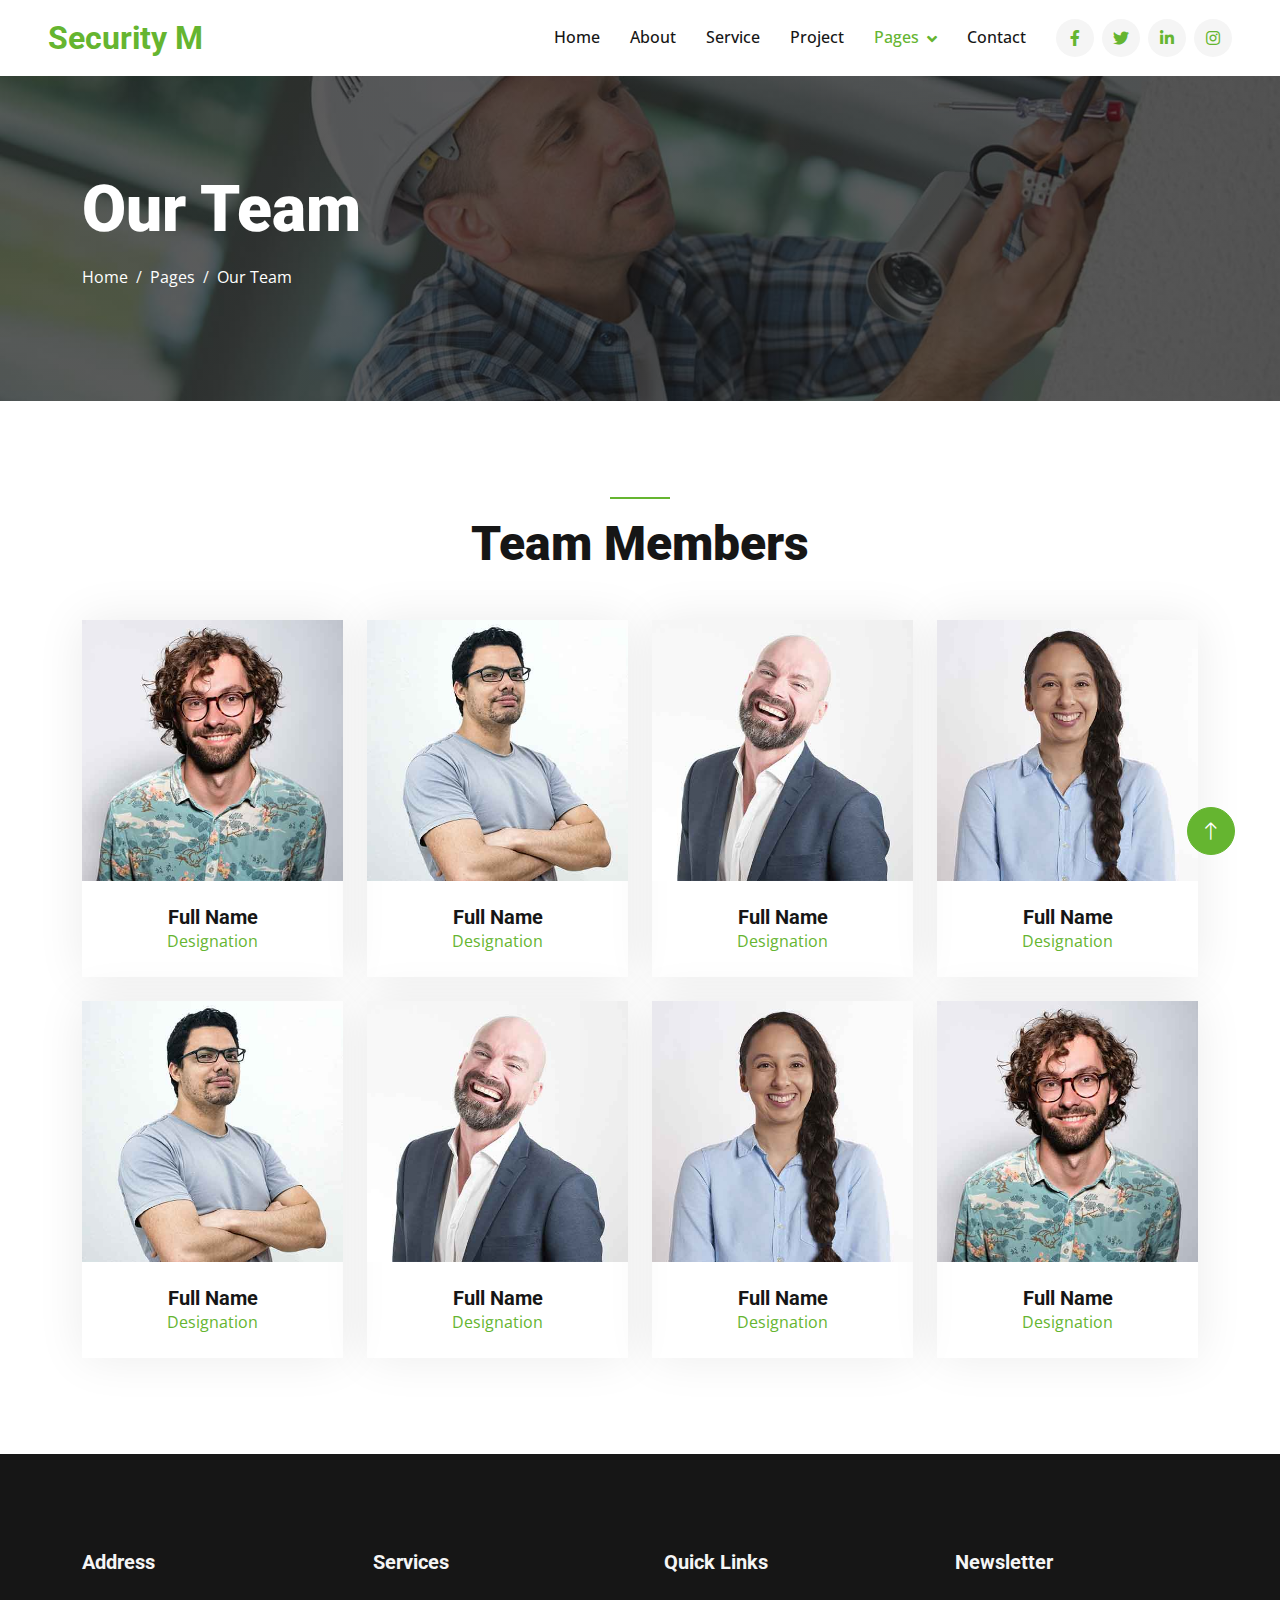
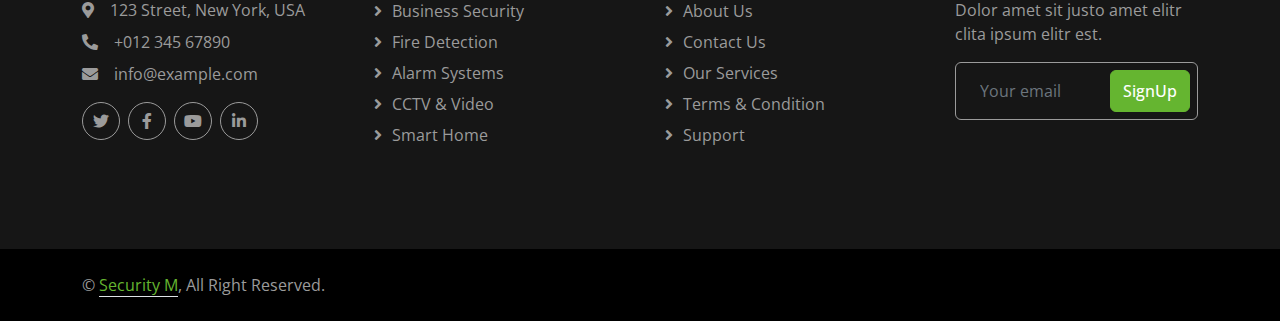
<file: team.html>
<!DOCTYPE html>
<html lang="en">

<head>
    <meta charset="utf-8">
    <title>Security</title>
    <meta content="width=device-width, initial-scale=1.0" name="viewport">
    <meta content="" name="keywords">
    <meta content="" name="description">

    <!-- Favicon -->
    <link href="img/favicon.ico" rel="icon">

    <!-- Google Web Fonts -->
    <link rel="preconnect" href="https://fonts.googleapis.com">
    <link rel="preconnect" href="https://fonts.gstatic.com" crossorigin>
    <link href="https://fonts.googleapis.com/css2?family=Open+Sans:wght@400;500&family=Roboto:wght@500;700;900&display=swap" rel="stylesheet"> 

    <!-- Icon Font Stylesheet -->
    <link href="https://cdnjs.cloudflare.com/ajax/libs/font-awesome/5.10.0/css/all.min.css" rel="stylesheet">
    <link href="https://cdn.jsdelivr.net/npm/bootstrap-icons@1.4.1/font/bootstrap-icons.css" rel="stylesheet">

    <!-- Customized Bootstrap Stylesheet -->
    <link href="css/bootstrap.min.css" rel="stylesheet">

    <!-- Template Stylesheet -->
    <link href="css/style.css" rel="stylesheet">
</head>

<body>

    <!-- Navbar Start -->
    <nav class="navbar navbar-expand-lg bg-white navbar-light sticky-top p-0 px-4 px-lg-5">
        <a href="index.html" class="navbar-brand d-flex align-items-center">
            <h2 class="m-0 text-primary">Security M</h2>
        </a>
        <button type="button" class="navbar-toggler" data-bs-toggle="collapse" data-bs-target="#navbarCollapse">
            <span class="navbar-toggler-icon"></span>
        </button>
        <div class="collapse navbar-collapse" id="navbarCollapse">
            <div class="navbar-nav ms-auto py-4 py-lg-0">
                <a href="index.html" class="nav-item nav-link">Home</a>
                <a href="about.html" class="nav-item nav-link">About</a>
                <a href="service.html" class="nav-item nav-link">Service</a>
                <a href="project.html" class="nav-item nav-link">Project</a>
                <div class="nav-item dropdown">
                    <a href="#" class="nav-link dropdown-toggle active" data-bs-toggle="dropdown">Pages</a>
                    <div class="dropdown-menu rounded-0 rounded-bottom m-0">
                        <a href="feature.html" class="dropdown-item">Feature</a>
                        <a href="quote.html" class="dropdown-item">Free Quote</a>
                        <a href="team.html" class="dropdown-item active">Our Team</a>
                        <a href="testimonial.html" class="dropdown-item">Testimonial</a>
                        <a href="404.html" class="dropdown-item">404 Page</a>
                    </div>
                </div>
                <a href="contact.html" class="nav-item nav-link">Contact</a>
            </div>
            <div class="h-100 d-lg-inline-flex align-items-center d-none">
                <a class="btn btn-square rounded-circle bg-light text-primary me-2" href=""><i class="fab fa-facebook-f"></i></a>
                <a class="btn btn-square rounded-circle bg-light text-primary me-2" href=""><i class="fab fa-twitter"></i></a>
                <a class="btn btn-square rounded-circle bg-light text-primary me-2" href=""><i class="fab fa-linkedin-in"></i></a>
                <a class="btn btn-square rounded-circle bg-light text-primary me-0" href=""><i class="fab fa-instagram"></i></a>
            </div>
        </div>
    </nav>
    <!-- Navbar End -->


    <!-- Page Header Start -->
    <div class="container-fluid page-header py-5 mb-5">
        <div class="container py-5">
            <h1 class="display-3 text-white mb-3 animated slideInDown">Our Team</h1>
            <nav aria-label="breadcrumb animated slideInDown">
                <ol class="breadcrumb">
                    <li class="breadcrumb-item"><a class="text-white" href="#">Home</a></li>
                    <li class="breadcrumb-item"><a class="text-white" href="#">Pages</a></li>
                    <li class="breadcrumb-item text-white active" aria-current="page">Our Team</li>
                </ol>
            </nav>
        </div>
    </div>
    <!-- Page Header End -->


    <!-- Team Start -->
    <div class="container-xxl py-5">
        <div class="container">
            <div class="text-center wow fadeInUp" data-wow-delay="0.1s">
                <div class="bg-primary mb-3 mx-auto" style="width: 60px; height: 2px;"></div>
                <h1 class="display-5 mb-5">Team Members</h1>
            </div>
            <div class="row g-4">
                <div class="col-lg-3 col-md-6 wow fadeInUp" data-wow-delay="0.1s">
                    <div class="team-item">
                        <div class="overflow-hidden position-relative">
                            <img class="img-fluid" src="img/team-1.jpg" alt="">
                            <div class="team-social">
                                <a class="btn btn-square btn-dark rounded-circle m-1" href=""><i class="fab fa-facebook-f"></i></a>
                                <a class="btn btn-square btn-dark rounded-circle m-1" href=""><i class="fab fa-twitter"></i></a>
                                <a class="btn btn-square btn-dark rounded-circle m-1" href=""><i class="fab fa-instagram"></i></a>
                            </div>
                        </div>
                        <div class="text-center p-4">
                            <h5 class="mb-0">Full Name</h5>
                            <span class="text-primary">Designation</span>
                        </div>
                    </div>
                </div>
                <div class="col-lg-3 col-md-6 wow fadeInUp" data-wow-delay="0.3s">
                    <div class="team-item">
                        <div class="overflow-hidden position-relative">
                            <img class="img-fluid" src="img/team-2.jpg" alt="">
                            <div class="team-social">
                                <a class="btn btn-square btn-dark rounded-circle m-1" href=""><i class="fab fa-facebook-f"></i></a>
                                <a class="btn btn-square btn-dark rounded-circle m-1" href=""><i class="fab fa-twitter"></i></a>
                                <a class="btn btn-square btn-dark rounded-circle m-1" href=""><i class="fab fa-instagram"></i></a>
                            </div>
                        </div>
                        <div class="text-center p-4">
                            <h5 class="mb-0">Full Name</h5>
                            <span class="text-primary">Designation</span>
                        </div>
                    </div>
                </div>
                <div class="col-lg-3 col-md-6 wow fadeInUp" data-wow-delay="0.5s">
                    <div class="team-item">
                        <div class="overflow-hidden position-relative">
                            <img class="img-fluid" src="img/team-3.jpg" alt="">
                            <div class="team-social">
                                <a class="btn btn-square btn-dark rounded-circle m-1" href=""><i class="fab fa-facebook-f"></i></a>
                                <a class="btn btn-square btn-dark rounded-circle m-1" href=""><i class="fab fa-twitter"></i></a>
                                <a class="btn btn-square btn-dark rounded-circle m-1" href=""><i class="fab fa-instagram"></i></a>
                            </div>
                        </div>
                        <div class="text-center p-4">
                            <h5 class="mb-0">Full Name</h5>
                            <span class="text-primary">Designation</span>
                        </div>
                    </div>
                </div>
                <div class="col-lg-3 col-md-6 wow fadeInUp" data-wow-delay="0.7s">
                    <div class="team-item">
                        <div class="overflow-hidden position-relative">
                            <img class="img-fluid" src="img/team-4.jpg" alt="">
                            <div class="team-social">
                                <a class="btn btn-square btn-dark rounded-circle m-1" href=""><i class="fab fa-facebook-f"></i></a>
                                <a class="btn btn-square btn-dark rounded-circle m-1" href=""><i class="fab fa-twitter"></i></a>
                                <a class="btn btn-square btn-dark rounded-circle m-1" href=""><i class="fab fa-instagram"></i></a>
                            </div>
                        </div>
                        <div class="text-center p-4">
                            <h5 class="mb-0">Full Name</h5>
                            <span class="text-primary">Designation</span>
                        </div>
                    </div>
                </div>
                <div class="col-lg-3 col-md-6 wow fadeInUp" data-wow-delay="0.1s">
                    <div class="team-item">
                        <div class="overflow-hidden position-relative">
                            <img class="img-fluid" src="img/team-2.jpg" alt="">
                            <div class="team-social">
                                <a class="btn btn-square btn-dark rounded-circle m-1" href=""><i class="fab fa-facebook-f"></i></a>
                                <a class="btn btn-square btn-dark rounded-circle m-1" href=""><i class="fab fa-twitter"></i></a>
                                <a class="btn btn-square btn-dark rounded-circle m-1" href=""><i class="fab fa-instagram"></i></a>
                            </div>
                        </div>
                        <div class="text-center p-4">
                            <h5 class="mb-0">Full Name</h5>
                            <span class="text-primary">Designation</span>
                        </div>
                    </div>
                </div>
                <div class="col-lg-3 col-md-6 wow fadeInUp" data-wow-delay="0.3s">
                    <div class="team-item">
                        <div class="overflow-hidden position-relative">
                            <img class="img-fluid" src="img/team-3.jpg" alt="">
                            <div class="team-social">
                                <a class="btn btn-square btn-dark rounded-circle m-1" href=""><i class="fab fa-facebook-f"></i></a>
                                <a class="btn btn-square btn-dark rounded-circle m-1" href=""><i class="fab fa-twitter"></i></a>
                                <a class="btn btn-square btn-dark rounded-circle m-1" href=""><i class="fab fa-instagram"></i></a>
                            </div>
                        </div>
                        <div class="text-center p-4">
                            <h5 class="mb-0">Full Name</h5>
                            <span class="text-primary">Designation</span>
                        </div>
                    </div>
                </div>
                <div class="col-lg-3 col-md-6 wow fadeInUp" data-wow-delay="0.5s">
                    <div class="team-item">
                        <div class="overflow-hidden position-relative">
                            <img class="img-fluid" src="img/team-4.jpg" alt="">
                            <div class="team-social">
                                <a class="btn btn-square btn-dark rounded-circle m-1" href=""><i class="fab fa-facebook-f"></i></a>
                                <a class="btn btn-square btn-dark rounded-circle m-1" href=""><i class="fab fa-twitter"></i></a>
                                <a class="btn btn-square btn-dark rounded-circle m-1" href=""><i class="fab fa-instagram"></i></a>
                            </div>
                        </div>
                        <div class="text-center p-4">
                            <h5 class="mb-0">Full Name</h5>
                            <span class="text-primary">Designation</span>
                        </div>
                    </div>
                </div>
                <div class="col-lg-3 col-md-6 wow fadeInUp" data-wow-delay="0.7s">
                    <div class="team-item">
                        <div class="overflow-hidden position-relative">
                            <img class="img-fluid" src="img/team-1.jpg" alt="">
                            <div class="team-social">
                                <a class="btn btn-square btn-dark rounded-circle m-1" href=""><i class="fab fa-facebook-f"></i></a>
                                <a class="btn btn-square btn-dark rounded-circle m-1" href=""><i class="fab fa-twitter"></i></a>
                                <a class="btn btn-square btn-dark rounded-circle m-1" href=""><i class="fab fa-instagram"></i></a>
                            </div>
                        </div>
                        <div class="text-center p-4">
                            <h5 class="mb-0">Full Name</h5>
                            <span class="text-primary">Designation</span>
                        </div>
                    </div>
                </div>
            </div>
        </div>
    </div>
    <!-- Team End -->
        

    <!-- Footer Start -->
    <div class="container-fluid bg-dark text-secondary footer mt-5 py-5 wow fadeIn" data-wow-delay="0.1s">
        <div class="container py-5">
            <div class="row g-5">
                <div class="col-lg-3 col-md-6">
                    <h5 class="text-light mb-4">Address</h5>
                    <p class="mb-2"><i class="fa fa-map-marker-alt me-3"></i>123 Street, New York, USA</p>
                    <p class="mb-2"><i class="fa fa-phone-alt me-3"></i>+012 345 67890</p>
                    <p class="mb-2"><i class="fa fa-envelope me-3"></i>info@example.com</p>
                    <div class="d-flex pt-2">
                        <a class="btn btn-square btn-outline-secondary rounded-circle me-2" href=""><i class="fab fa-twitter"></i></a>
                        <a class="btn btn-square btn-outline-secondary rounded-circle me-2" href=""><i class="fab fa-facebook-f"></i></a>
                        <a class="btn btn-square btn-outline-secondary rounded-circle me-2" href=""><i class="fab fa-youtube"></i></a>
                        <a class="btn btn-square btn-outline-secondary rounded-circle me-2" href=""><i class="fab fa-linkedin-in"></i></a>
                    </div>
                </div>
                <div class="col-lg-3 col-md-6">
                    <h5 class="text-light mb-4">Services</h5>
                    <a class="btn btn-link" href="">Business Security</a>
                    <a class="btn btn-link" href="">Fire Detection</a>
                    <a class="btn btn-link" href="">Alarm Systems</a>
                    <a class="btn btn-link" href="">CCTV & Video</a>
                    <a class="btn btn-link" href="">Smart Home</a>
                </div>
                <div class="col-lg-3 col-md-6">
                    <h5 class="text-light mb-4">Quick Links</h5>
                    <a class="btn btn-link" href="">About Us</a>
                    <a class="btn btn-link" href="">Contact Us</a>
                    <a class="btn btn-link" href="">Our Services</a>
                    <a class="btn btn-link" href="">Terms & Condition</a>
                    <a class="btn btn-link" href="">Support</a>
                </div>
                <div class="col-lg-3 col-md-6">
                    <h5 class="text-light mb-4">Newsletter</h5>
                    <p>Dolor amet sit justo amet elitr clita ipsum elitr est.</p>
                    <div class="position-relative w-100">
                        <input class="form-control bg-transparent border-secondary w-100 py-3 ps-4 pe-5" type="text" placeholder="Your email">
                        <button type="button" class="btn btn-primary py-2 position-absolute top-0 end-0 mt-2 me-2">SignUp</button>
                    </div>
                </div>
            </div>
        </div>
    </div>
    <!-- Footer End -->


    <!-- Copyright Start -->
    <div class="container-fluid py-4" style="background: #000000;">
        <div class="container">
            <div class="row">
                <div class="col-md-6 text-center text-md-start mb-3 mb-md-0">
                    &copy; <a class="border-bottom" href="#">Security M</a>, All Right Reserved.
                </div>
            </div>
        </div>
    </div>
    <!-- Copyright End -->


    <!-- Back to Top -->
    <a href="#" class="btn btn-lg btn-primary btn-lg-square rounded-circle back-to-top"><i class="bi bi-arrow-up"></i></a>

</body>

</html>
</file>
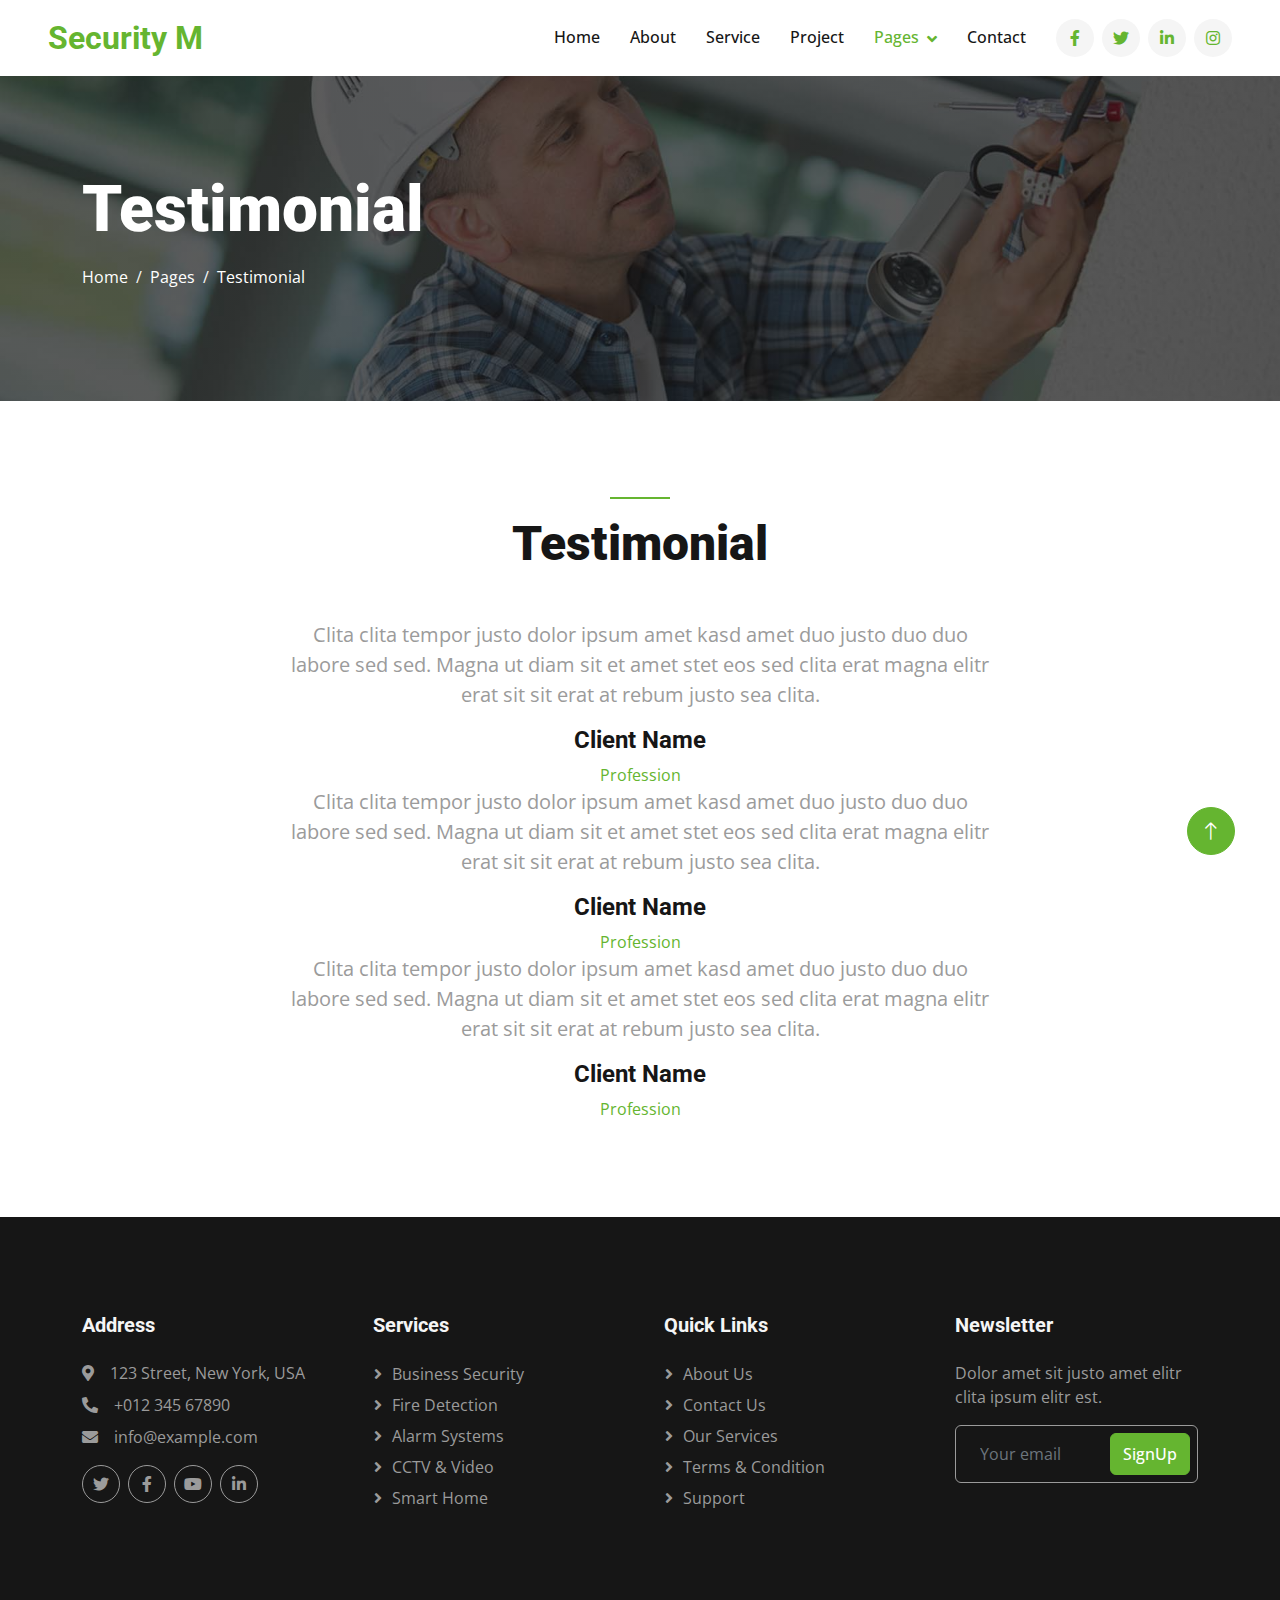
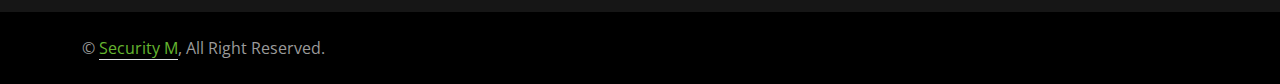
<file: testimonial.html>
<!DOCTYPE html>
<html lang="en">

<head>
    <meta charset="utf-8">
    <title>Security</title>
    <meta content="width=device-width, initial-scale=1.0" name="viewport">
    <meta content="" name="keywords">
    <meta content="" name="description">

    <!-- Favicon -->
    <link href="img/favicon.ico" rel="icon">

    <!-- Google Web Fonts -->
    <link rel="preconnect" href="https://fonts.googleapis.com">
    <link rel="preconnect" href="https://fonts.gstatic.com" crossorigin>
    <link href="https://fonts.googleapis.com/css2?family=Open+Sans:wght@400;500&family=Roboto:wght@500;700;900&display=swap" rel="stylesheet"> 

    <!-- Icon Font Stylesheet -->
    <link href="https://cdnjs.cloudflare.com/ajax/libs/font-awesome/5.10.0/css/all.min.css" rel="stylesheet">
    <link href="https://cdn.jsdelivr.net/npm/bootstrap-icons@1.4.1/font/bootstrap-icons.css" rel="stylesheet">

    <!-- Customized Bootstrap Stylesheet -->
    <link href="css/bootstrap.min.css" rel="stylesheet">

    <!-- Template Stylesheet -->
    <link href="css/style.css" rel="stylesheet">
</head>

<body>

    <!-- Navbar Start -->
    <nav class="navbar navbar-expand-lg bg-white navbar-light sticky-top p-0 px-4 px-lg-5">
        <a href="index.html" class="navbar-brand d-flex align-items-center">
            <h2 class="m-0 text-primary">Security M</h2>
        </a>
        <button type="button" class="navbar-toggler" data-bs-toggle="collapse" data-bs-target="#navbarCollapse">
            <span class="navbar-toggler-icon"></span>
        </button>
        <div class="collapse navbar-collapse" id="navbarCollapse">
            <div class="navbar-nav ms-auto py-4 py-lg-0">
                <a href="index.html" class="nav-item nav-link">Home</a>
                <a href="about.html" class="nav-item nav-link">About</a>
                <a href="service.html" class="nav-item nav-link">Service</a>
                <a href="project.html" class="nav-item nav-link">Project</a>
                <div class="nav-item dropdown">
                    <a href="#" class="nav-link dropdown-toggle active" data-bs-toggle="dropdown">Pages</a>
                    <div class="dropdown-menu rounded-0 rounded-bottom m-0">
                        <a href="feature.html" class="dropdown-item">Feature</a>
                        <a href="quote.html" class="dropdown-item">Free Quote</a>
                        <a href="team.html" class="dropdown-item">Our Team</a>
                        <a href="testimonial.html" class="dropdown-item active">Testimonial</a>
                        <a href="404.html" class="dropdown-item">404 Page</a>
                    </div>
                </div>
                <a href="contact.html" class="nav-item nav-link">Contact</a>
            </div>
            <div class="h-100 d-lg-inline-flex align-items-center d-none">
                <a class="btn btn-square rounded-circle bg-light text-primary me-2" href=""><i class="fab fa-facebook-f"></i></a>
                <a class="btn btn-square rounded-circle bg-light text-primary me-2" href=""><i class="fab fa-twitter"></i></a>
                <a class="btn btn-square rounded-circle bg-light text-primary me-2" href=""><i class="fab fa-linkedin-in"></i></a>
                <a class="btn btn-square rounded-circle bg-light text-primary me-0" href=""><i class="fab fa-instagram"></i></a>
            </div>
        </div>
    </nav>
    <!-- Navbar End -->


    <!-- Page Header Start -->
    <div class="container-fluid page-header py-5 mb-5">
        <div class="container py-5">
            <h1 class="display-3 text-white mb-3 animated slideInDown">Testimonial</h1>
            <nav aria-label="breadcrumb animated slideInDown">
                <ol class="breadcrumb">
                    <li class="breadcrumb-item"><a class="text-white" href="#">Home</a></li>
                    <li class="breadcrumb-item"><a class="text-white" href="#">Pages</a></li>
                    <li class="breadcrumb-item text-white active" aria-current="page">Testimonial</li>
                </ol>
            </nav>
        </div>
    </div>
    <!-- Page Header End -->


    <!-- Testimonial Start -->
    <div class="container-xxl py-5 wow fadeInUp" data-wow-delay="0.1s">
        <div class="container">
            <div class="text-center wow fadeInUp" data-wow-delay="0.1s">
                <div class="bg-primary mb-3 mx-auto" style="width: 60px; height: 2px;"></div>
                <h1 class="display-5 mb-5">Testimonial</h1>
            </div>
            <div class="owl-carousel testimonial-carousel wow fadeInUp" data-wow-delay="0.1s">
                <div class="testimonial-item text-center" data-dot="<img class='img-fluid' src='img/testimonial-1.jpg' alt=''>">
                    <p class="fs-5">Clita clita tempor justo dolor ipsum amet kasd amet duo justo duo duo labore sed sed. Magna ut diam sit et amet stet eos sed clita erat magna elitr erat sit sit erat at rebum justo sea clita.</p>
                    <h4>Client Name</h4>
                    <span class="text-primary">Profession</span>
                </div>
                <div class="testimonial-item text-center" data-dot="<img class='img-fluid' src='img/testimonial-2.jpg' alt=''>">
                    <p class="fs-5">Clita clita tempor justo dolor ipsum amet kasd amet duo justo duo duo labore sed sed. Magna ut diam sit et amet stet eos sed clita erat magna elitr erat sit sit erat at rebum justo sea clita.</p>
                    <h4>Client Name</h4>
                    <span class="text-primary">Profession</span>
                </div>
                <div class="testimonial-item text-center" data-dot="<img class='img-fluid' src='img/testimonial-3.jpg' alt=''>">
                    <p class="fs-5">Clita clita tempor justo dolor ipsum amet kasd amet duo justo duo duo labore sed sed. Magna ut diam sit et amet stet eos sed clita erat magna elitr erat sit sit erat at rebum justo sea clita.</p>
                    <h4>Client Name</h4>
                    <span class="text-primary">Profession</span>
                </div>
            </div>
        </div>
    </div>
    <!-- Testimonial End -->
        

    <!-- Footer Start -->
    <div class="container-fluid bg-dark text-secondary footer mt-5 py-5 wow fadeIn" data-wow-delay="0.1s">
        <div class="container py-5">
            <div class="row g-5">
                <div class="col-lg-3 col-md-6">
                    <h5 class="text-light mb-4">Address</h5>
                    <p class="mb-2"><i class="fa fa-map-marker-alt me-3"></i>123 Street, New York, USA</p>
                    <p class="mb-2"><i class="fa fa-phone-alt me-3"></i>+012 345 67890</p>
                    <p class="mb-2"><i class="fa fa-envelope me-3"></i>info@example.com</p>
                    <div class="d-flex pt-2">
                        <a class="btn btn-square btn-outline-secondary rounded-circle me-2" href=""><i class="fab fa-twitter"></i></a>
                        <a class="btn btn-square btn-outline-secondary rounded-circle me-2" href=""><i class="fab fa-facebook-f"></i></a>
                        <a class="btn btn-square btn-outline-secondary rounded-circle me-2" href=""><i class="fab fa-youtube"></i></a>
                        <a class="btn btn-square btn-outline-secondary rounded-circle me-2" href=""><i class="fab fa-linkedin-in"></i></a>
                    </div>
                </div>
                <div class="col-lg-3 col-md-6">
                    <h5 class="text-light mb-4">Services</h5>
                    <a class="btn btn-link" href="">Business Security</a>
                    <a class="btn btn-link" href="">Fire Detection</a>
                    <a class="btn btn-link" href="">Alarm Systems</a>
                    <a class="btn btn-link" href="">CCTV & Video</a>
                    <a class="btn btn-link" href="">Smart Home</a>
                </div>
                <div class="col-lg-3 col-md-6">
                    <h5 class="text-light mb-4">Quick Links</h5>
                    <a class="btn btn-link" href="">About Us</a>
                    <a class="btn btn-link" href="">Contact Us</a>
                    <a class="btn btn-link" href="">Our Services</a>
                    <a class="btn btn-link" href="">Terms & Condition</a>
                    <a class="btn btn-link" href="">Support</a>
                </div>
                <div class="col-lg-3 col-md-6">
                    <h5 class="text-light mb-4">Newsletter</h5>
                    <p>Dolor amet sit justo amet elitr clita ipsum elitr est.</p>
                    <div class="position-relative w-100">
                        <input class="form-control bg-transparent border-secondary w-100 py-3 ps-4 pe-5" type="text" placeholder="Your email">
                        <button type="button" class="btn btn-primary py-2 position-absolute top-0 end-0 mt-2 me-2">SignUp</button>
                    </div>
                </div>
            </div>
        </div>
    </div>
    <!-- Footer End -->


    <!-- Copyright Start -->
    <div class="container-fluid py-4" style="background: #000000;">
        <div class="container">
            <div class="row">
                <div class="col-md-6 text-center text-md-start mb-3 mb-md-0">
                    &copy; <a class="border-bottom" href="#">Security M</a>, All Right Reserved.
                </div>
            </div>
        </div>
    </div>
    <!-- Copyright End -->


    <!-- Back to Top -->
    <a href="#" class="btn btn-lg btn-primary btn-lg-square rounded-circle back-to-top"><i class="bi bi-arrow-up"></i></a>

</body>

</html>
</file>
<file: css/style.css>
/********** Template CSS **********/
:root {
    --primary: #65B530;
    --secondary: #9B9B9B;
    --light: #F5F5F5;
    --dark: #161616;
}

.fw-medium {
    font-weight: 500 !important;
}

.fw-bold {
    font-weight: 700 !important;
}

.fw-black {
    font-weight: 900 !important;
}

.back-to-top {
    position: fixed;
    display: none;
    right: 45px;
    bottom: 45px;
    z-index: 99;
}


/*** Spinner ***/
#spinner {
    opacity: 0;
    visibility: hidden;
    transition: opacity .5s ease-out, visibility 0s linear .5s;
    z-index: 99999;
}

#spinner.show {
    transition: opacity .5s ease-out, visibility 0s linear 0s;
    visibility: visible;
    opacity: 1;
}


/*** Button ***/
.btn {
    font-weight: 500;
    transition: .5s;
}

.btn.btn-primary {
    color: #FFFFFF;
}

.btn-square {
    width: 38px;
    height: 38px;
}

.btn-sm-square {
    width: 32px;
    height: 32px;
}

.btn-lg-square {
    width: 48px;
    height: 48px;
}

.btn-square,
.btn-sm-square,
.btn-lg-square {
    padding: 0;
    display: flex;
    align-items: center;
    justify-content: center;
    font-weight: normal;
}

/*** Navbar ***/
.navbar.sticky-top {
    top: -100px;
    transition: .5s;
}

.navbar .navbar-brand {
    height: 75px;
}

.navbar .navbar-nav .nav-link {
    margin-right: 30px;
    padding: 25px 0;
    color: var(--dark);
    font-weight: 500;
    outline: none;
}

.navbar .navbar-nav .nav-link:hover,
.navbar .navbar-nav .nav-link.active {
    color: var(--primary);
}

.navbar .dropdown-toggle::after {
    border: none;
    content: "\f107";
    font-family: "Font Awesome 5 Free";
    font-weight: 900;
    vertical-align: middle;
    margin-left: 8px;
}

@media (max-width: 991.98px) {
    .navbar .navbar-nav .nav-link  {
        margin-right: 0;
        padding: 10px 0;
    }

    .navbar .navbar-nav {
        border-top: 1px solid #EEEEEE;
    }
}

@media (min-width: 992px) {
    .navbar .nav-item .dropdown-menu {
        display: block;
        border: none;
        margin-top: 0;
        top: 150%;
        opacity: 0;
        visibility: hidden;
        transition: .5s;
    }

    .navbar .nav-item:hover .dropdown-menu {
        top: 100%;
        visibility: visible;
        transition: .5s;
        opacity: 1;
    }
}

.navbar .btn:hover {
    color: #FFFFFF !important;
    background: var(--primary) !important;
}


/*** Header ***/
.header-carousel .carousel-inner {
    position: absolute;
    width: 100%;
    height: 100%;
    top: 0;
    left: 0;
    display: flex;
    align-items: center;
    background: rgba(22, 22, 22, .7);
}

@media (max-width: 768px) {
    .header-carousel .owl-carousel-item {
        position: relative;
        min-height: 500px;
    }
    
    .header-carousel .owl-carousel-item img {
        position: absolute;
        width: 100%;
        height: 100%;
        object-fit: cover;
    }

    .header-carousel .owl-carousel-item h5,
    .header-carousel .owl-carousel-item p {
        font-size: 14px !important;
        font-weight: 400 !important;
    }

    .header-carousel .owl-carousel-item h1 {
        font-size: 30px;
        font-weight: 600;
    }
}

.header-carousel .owl-nav {
    position: absolute;
    width: 200px;
    height: 45px;
    bottom: 30px;
    left: 50%;
    transform: translateX(-50%);
    display: flex;
    justify-content: space-between;
}

.header-carousel .owl-nav .owl-prev,
.header-carousel .owl-nav .owl-next {
    width: 45px;
    height: 45px;
    display: flex;
    align-items: center;
    justify-content: center;
    color: #FFFFFF;
    background: transparent;
    border: 1px solid #FFFFFF;
    border-radius: 45px;
    font-size: 22px;
    transition: .5s;
}

.header-carousel .owl-nav .owl-prev:hover,
.header-carousel .owl-nav .owl-next:hover {
    background: var(--primary);
    border-color: var(--primary);
}

.header-carousel .owl-dots {
    position: absolute;
    height: 45px;
    bottom: 30px;
    left: 50%;
    transform: translateX(-50%);
    display: flex;
    align-items: center;
    justify-content: center;
}

.header-carousel .owl-dot {
    position: relative;
    display: inline-block;
    margin: 0 5px;
    width: 15px;
    height: 15px;
    background: transparent;
    border: 1px solid #FFFFFF;
    border-radius: 15px;
    transition: .5s;
}

.header-carousel .owl-dot::after {
    position: absolute;
    content: "";
    width: 5px;
    height: 5px;
    top: 4px;
    left: 4px;
    background: #FFFFFF;
    border-radius: 5px;
}

.header-carousel .owl-dot.active {
    background: var(--primary);
    border-color: var(--primary);
}

.page-header {
    background: linear-gradient(rgba(22, 22, 22, .7), rgba(22, 22, 22, .7)), url(../img/carousel-1.jpg) center center no-repeat;
    background-size: cover;
}

.breadcrumb-item + .breadcrumb-item::before {
    color: var(--light);
}


/*** About ***/
@media (min-width: 992px) {
    .container.about {
        max-width: 100% !important;
    }

    .about-text  {
        padding-right: calc(((100% - 960px) / 2) + .75rem);
    }
}

@media (min-width: 1200px) {
    .about-text  {
        padding-right: calc(((100% - 1140px) / 2) + .75rem);
    }
}

@media (min-width: 1400px) {
    .about-text  {
        padding-right: calc(((100% - 1320px) / 2) + .75rem);
    }
}


/*** Service ***/
.service-row {
    box-shadow: 0 0 45px rgba(0, 0, 0, .08);
}

.service-item {
    border-color: rgba(0, 0, 0, .03) !important;
}

.service-item .btn {
    width: 38px;
    height: 38px;
    display: inline-flex;
    align-items: center;
    color: #FFFFFF;
    background: var(--primary);
    border-radius: 38px;
    white-space: nowrap;
    overflow: hidden;
    transition: .5s;
}

.service-item:hover .btn {
    width: 140px;
}


/*** Feature ***/
@media (min-width: 992px) {
    .container.feature {
        max-width: 100% !important;
    }

    .feature-text  {
        padding-left: calc(((100% - 960px) / 2) + .75rem);
    }
}

@media (min-width: 1200px) {
    .feature-text  {
        padding-left: calc(((100% - 1140px) / 2) + .75rem);
    }
}

@media (min-width: 1400px) {
    .feature-text  {
        padding-left: calc(((100% - 1320px) / 2) + .75rem);
    }
}


/*** Project Portfolio ***/
#portfolio-flters li {
    display: inline-block;
    font-weight: 500;
    color: var(--dark);
    cursor: pointer;
    transition: .5s;
    border-bottom: 2px solid transparent;
}

#portfolio-flters li:hover,
#portfolio-flters li.active {
    color: var(--primary);
    border-color: var(--primary);
}

.portfolio-inner {
    position: relative;
    overflow: hidden;
    box-shadow: 0 0 45px rgba(0, 0, 0, .07);
}

.portfolio-inner img {
    transition: .5s;
    height: 300px;
}

.portfolio-inner:hover img {
    transform: scale(1.1);
}

.portfolio-inner .portfolio-text {
    position: absolute;
    width: 100%;
    left: 0;
    bottom: -50px;
    opacity: 0;
    transition: .5s;
}

.portfolio-inner:hover .portfolio-text {
    bottom: 0;
    opacity: 1;
}


/*** Quote ***/
@media (min-width: 992px) {
    .container.quote {
        max-width: 100% !important;
    }

    .quote-text  {
        padding-right: calc(((100% - 960px) / 2) + .75rem);
    }
}

@media (min-width: 1200px) {
    .quote-text  {
        padding-right: calc(((100% - 1140px) / 2) + .75rem);
    }
}

@media (min-width: 1400px) {
    .quote-text  {
        padding-right: calc(((100% - 1320px) / 2) + .75rem);
    }
}


/*** Team ***/
.team-item {
    box-shadow: 0 0 45px rgba(0, 0, 0, .08);
}

.team-item img {
    transition: .5s;
}

.team-item:hover img {
    transform: scale(1.1);
}

.team-item .team-social {
    position: absolute;
    width: 0;
    height: 0;
    top: 50%;
    left: 50%;
    display: flex;
    align-items: center;
    justify-content: center;
    background: rgba(22, 22, 22, .7);
    opacity: 0;
    transition: .5s;
}

.team-item:hover .team-social {
    width: 100%;
    height: 100%;
    top: 0;
    left: 0;
    opacity: 1;
}

.team-item .team-social .btn {
    opacity: 0;
}

.team-item:hover .team-social .btn {
    opacity: 1;
}


/*** Testimonial ***/
.testimonial-carousel {
    display: flex !important;
    flex-direction: column-reverse;
    max-width: 700px;
    margin: 0 auto;
}

.testimonial-carousel .owl-dots {
    height: 100px;
    display: flex;
    align-items: center;
    justify-content: center;
    margin-bottom: 30px;
}

.testimonial-carousel .owl-dots .owl-dot {
    position: relative;
    width: 60px;
    height: 60px;
    margin: 0 5px;
    transition: .5s;
}

.testimonial-carousel .owl-dots .owl-dot.active {
    width: 100px;
    height: 100px;
}

.testimonial-carousel .owl-dots .owl-dot::after {
    position: absolute;
    width: 40px;
    height: 40px;
    bottom: -20px;
    left: 50%;
    transform: translateX(-50%);
    display: flex;
    align-items: center;
    justify-content: center;
    content: "\f10d";
    font-family: "Font Awesome 5 Free";
    font-weight: 900;
    color: var(--primary);
    background: #FFFFFF;
    border-radius: 40px;
    transition: .5s;
    opacity: 0;
}

.testimonial-carousel .owl-dots .owl-dot.active::after {
    opacity: 1;
}

.testimonial-carousel .owl-dots .owl-dot img {
    border-radius: 60px;
    opacity: .4;
    transition: .5s;
}

.testimonial-carousel .owl-dots .owl-dot.active img {
    opacity: 1;
}


/*** Contact ***/
@media (min-width: 992px) {
    .container.contact {
        max-width: 100% !important;
    }

    .contact-text  {
        padding-left: calc(((100% - 960px) / 2) + .75rem);
    }
}

@media (min-width: 1200px) {
    .contact-text  {
        padding-left: calc(((100% - 1140px) / 2) + .75rem);
    }
}

@media (min-width: 1400px) {
    .contact-text  {
        padding-left: calc(((100% - 1320px) / 2) + .75rem);
    }
}


/*** Footer ***/
.footer .btn.btn-link {
    display: block;
    margin-bottom: 5px;
    padding: 0;
    text-align: left;
    color: var(--secondary);
    font-weight: normal;
    text-transform: capitalize;
    transition: .3s;
}

.footer .btn.btn-link::before {
    position: relative;
    content: "\f105";
    font-family: "Font Awesome 5 Free";
    font-weight: 900;
    margin-right: 10px;
}

.footer .btn.btn-link:hover {
    color: var(--primary);
    letter-spacing: 1px;
    box-shadow: none;
}
</file>
